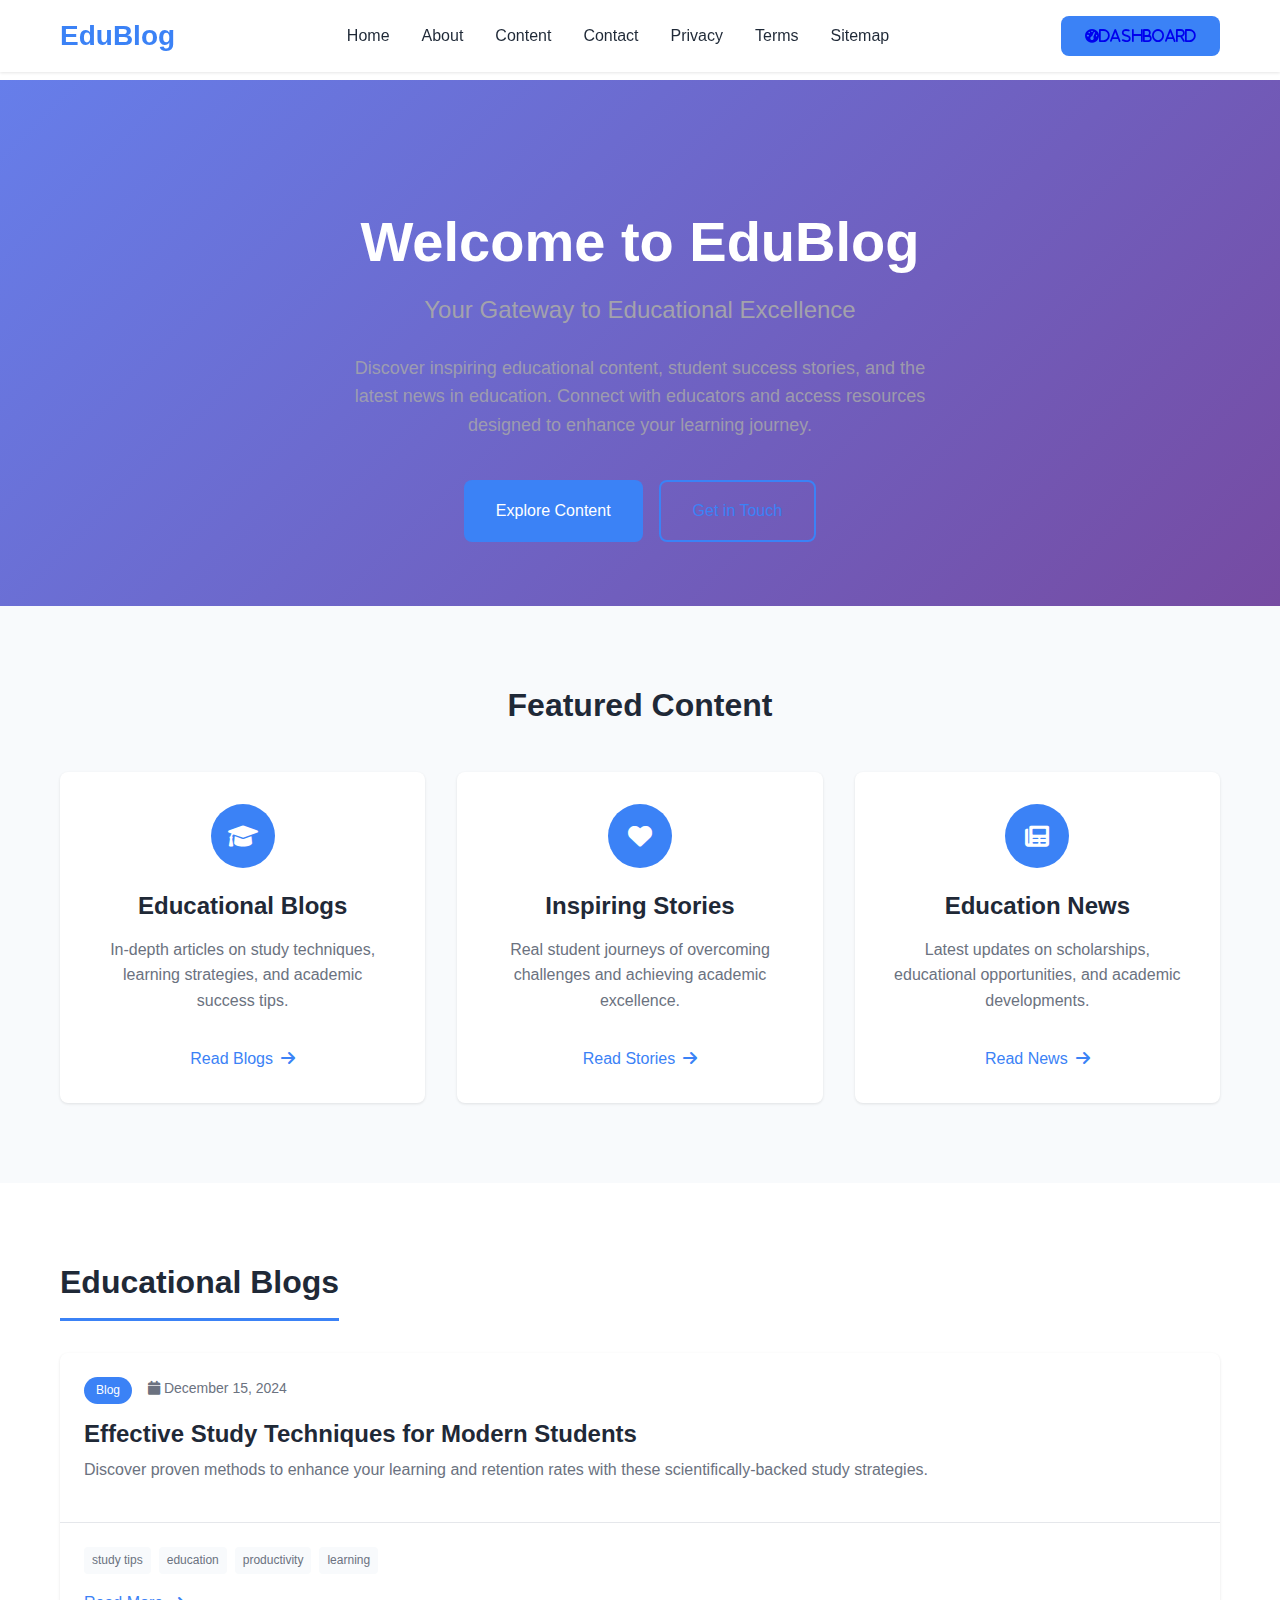
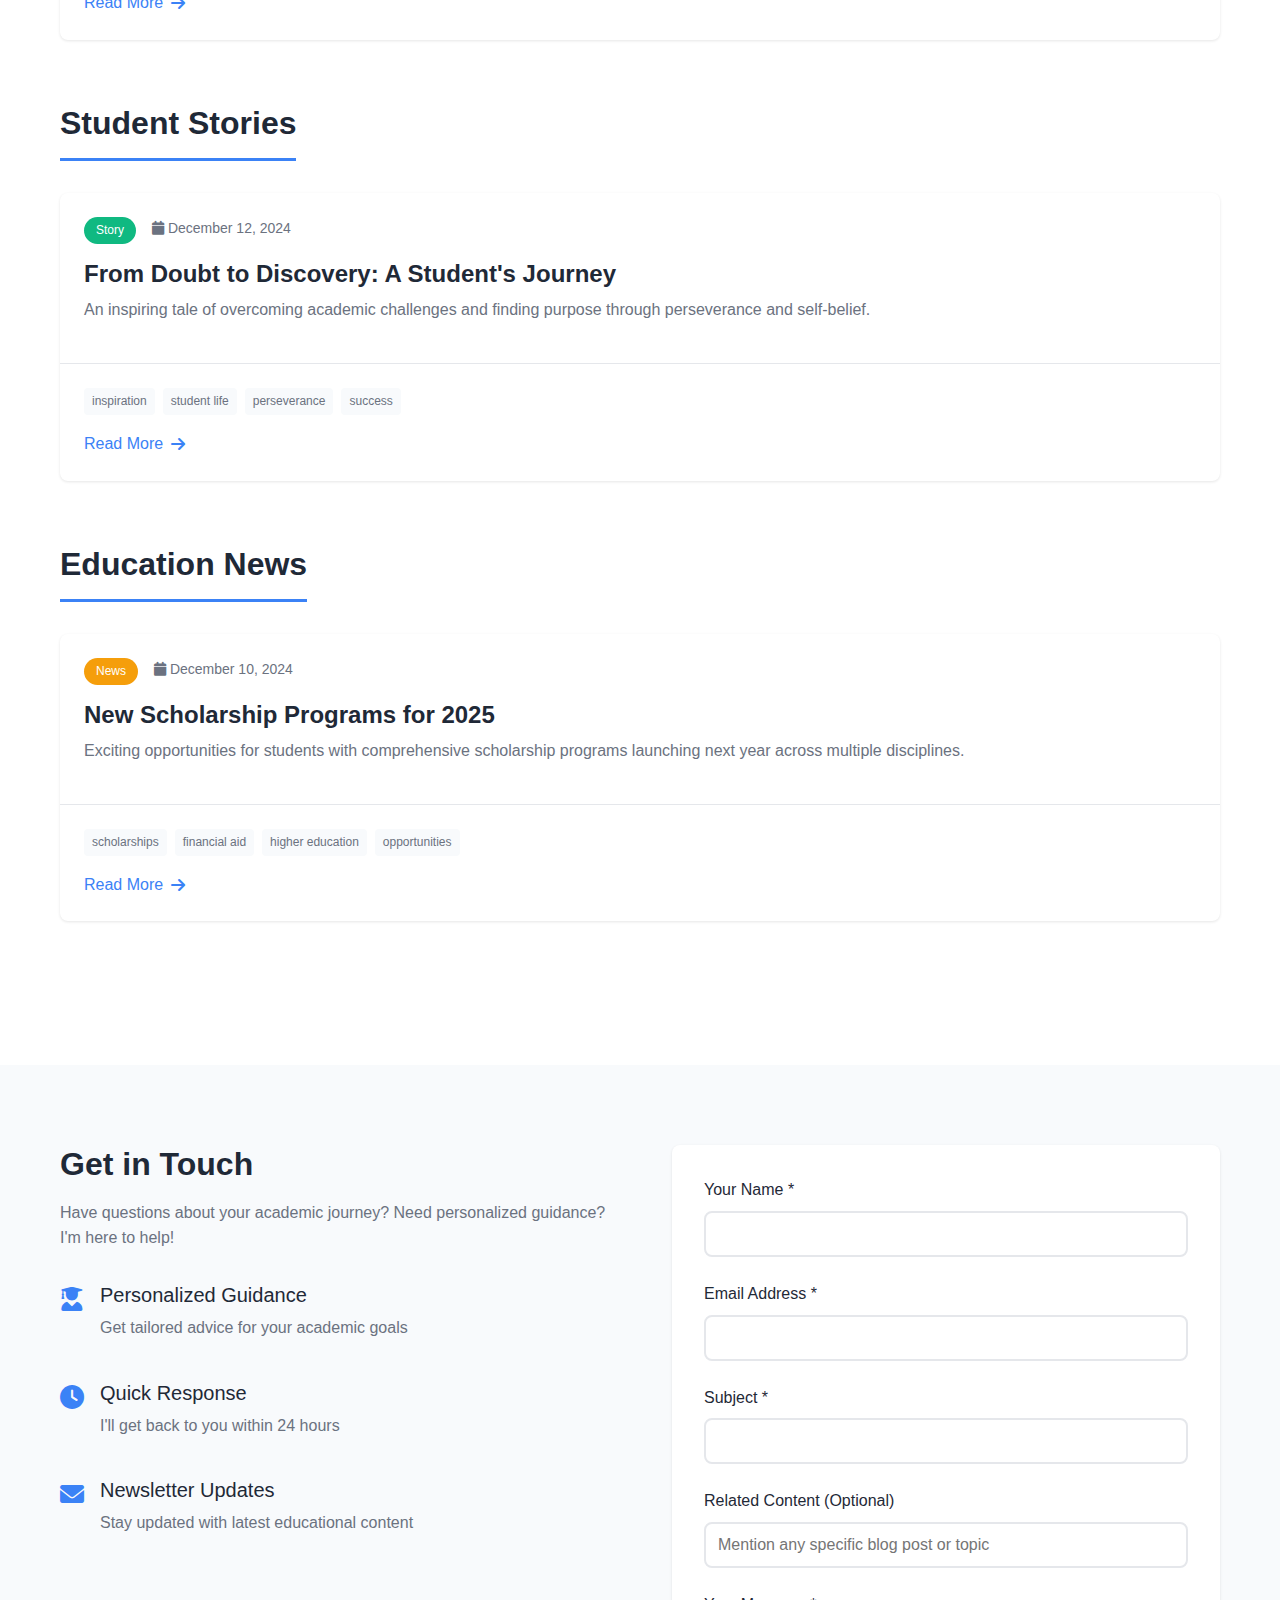
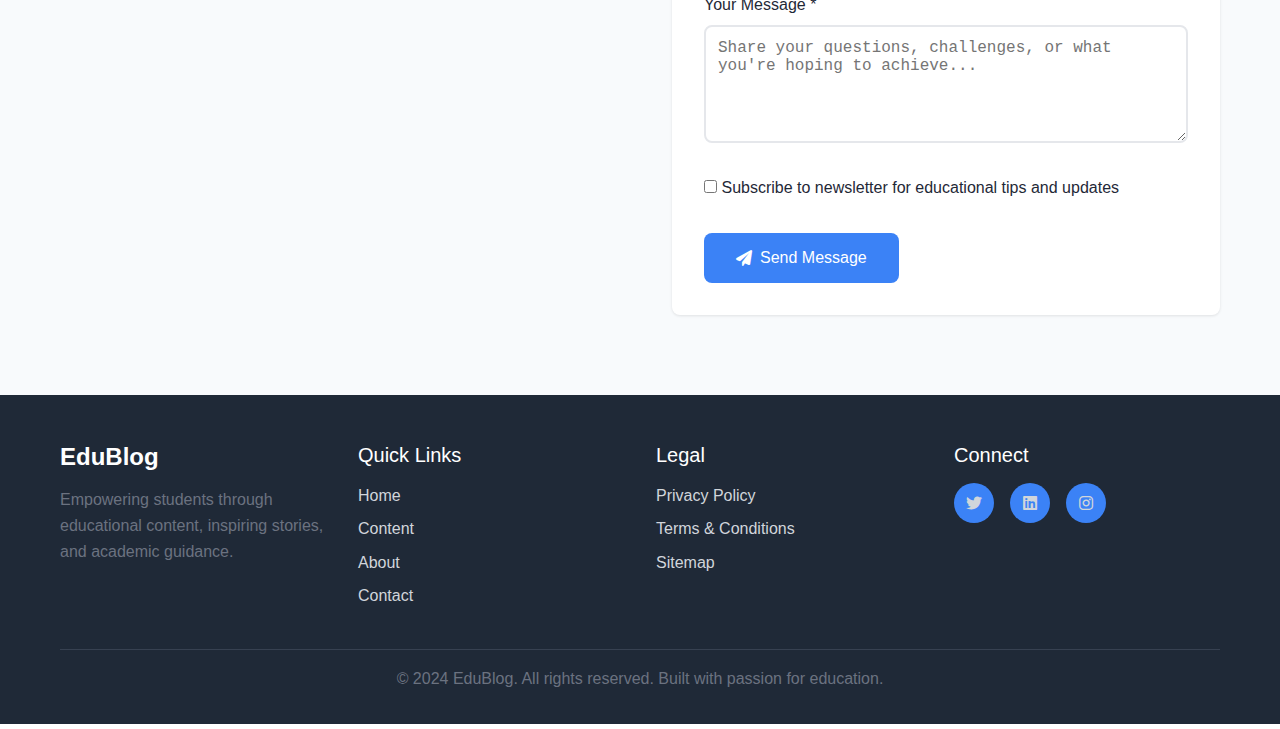
<file: index.html>
<!DOCTYPE html>
<html lang="en">
<head>
    <meta charset="UTF-8">
    <meta name="viewport" content="width=device-width, initial-scale=1.0">
    <title>EduBlog - Educational Content & Student Resources</title>
    <meta name="description" content="Discover educational blogs, inspiring stories, and latest news in education. Connect with educators and access comprehensive learning resources.">
    <link rel="stylesheet" href="styles.css">
    <link href="https://cdnjs.cloudflare.com/ajax/libs/font-awesome/6.0.0/css/all.min.css" rel="stylesheet">
</head>
<body>
    <!-- Header -->
    <header class="header">
        <nav class="nav">
            <div class="nav-container">
                <div class="nav-brand">
                    <h1>EduBlog</h1>
                </div>
                
                <div class="nav-menu" id="nav-menu">
                    <a href="#home" class="nav-link">Home</a>
                    <a href="about.html" class="nav-link">About</a>
                    <a href="#content" class="nav-link">Content</a>
                    <a href="#contact" class="nav-link">Contact</a>
                    <a href="privacy-policy.html" class="nav-link">Privacy</a>
                    <a href="terms-conditions.html" class="nav-link">Terms</a>
                    <a href="sitemap.html" class="nav-link">Sitemap</a>
                    
                </div>
                
                <div class="nav-actions">
                    <button id="admin-access-btn" class="btn btn-primary">
                        <a href="dashboard.html">
                        <i class="fas fa-tachometer-alt">Dashboard</i> 
                    </a>
                    </button>
                    <button id="create-post-btn" class="btn btn-success" style="display: none;">
                        <i class="fas fa-pen"></i> Create Post
                    </button>
                    <button class="nav-toggle" id="nav-toggle">
                        <i class="fas fa-bars"></i>
                    </button>
                </div>
            </div>
        </nav>
    </header>

 <!-- Hero Section -->
    <section id="home" class="hero">
        <div class="hero-container">
            <div class="hero-content">
                <h1 class="hero-title">Welcome to EduBlog</h1>
                <p class="hero-subtitle">Your Gateway to Educational Excellence</p>
                <p class="hero-description">
                    Discover inspiring educational content, student success stories, and the latest news in education. 
                    Connect with educators and access resources designed to enhance your learning journey.
                </p>
                <div class="hero-actions">
                    <a href="#content" class="btn btn-primary btn-lg">Explore Content</a>
                    <a href="#contact" class="btn btn-outline btn-lg">Get in Touch</a>
                </div>
            </div>
        </div>
    </section>

    <!-- Featured Content -->
    <section class="featured-content">
        <div class="container">
            <h2 class="section-title">Featured Content</h2>
            <div class="featured-grid">
                <div class="featured-card">
                    <div class="featured-icon">
                        <i class="fas fa-graduation-cap"></i>
                    </div>
                    <h3>Educational Blogs</h3>
                    <p>In-depth articles on study techniques, learning strategies, and academic success tips.</p>
                    <a href="#blogs" class="featured-link">Read Blogs <i class="fas fa-arrow-right"></i></a>
                </div>
                <div class="featured-card">
                    <div class="featured-icon">
                        <i class="fas fa-heart"></i>
                    </div>
                    <h3>Inspiring Stories</h3>
                    <p>Real student journeys of overcoming challenges and achieving academic excellence.</p>
                    <a href="#stories" class="featured-link">Read Stories <i class="fas fa-arrow-right"></i></a>
                </div>
                <div class="featured-card">
                    <div class="featured-icon">
                        <i class="fas fa-newspaper"></i>
                    </div>
                    <h3>Education News</h3>
                    <p>Latest updates on scholarships, educational opportunities, and academic developments.</p>
                    <a href="#news" class="featured-link">Read News <i class="fas fa-arrow-right"></i></a>
                </div>
            </div>
        </div>
    </section>

    <!-- Content Grid -->
    <section id="content" class="content-section">
        <div class="container">
            <!-- Blogs Section -->
            <div id="blogs" class="content-category">
                <h2 class="category-title">Educational Blogs</h2>
                <div class="content-grid" id="blogs-grid">
                    <!-- Blog posts will be loaded here -->
                </div>
            </div>

            <!-- Stories Section -->
            <div id="stories" class="content-category">
                <h2 class="category-title">Student Stories</h2>
                <div class="content-grid" id="stories-grid">
                    <!-- Story posts will be loaded here -->
                </div>
            </div>

            <!-- News Section -->
            <div id="news" class="content-category">
                <h2 class="category-title">Education News</h2>
                <div class="content-grid" id="news-grid">
                    <!-- News posts will be loaded here -->
                </div>
            </div>
        </div>
    </section>

    <!-- Contact Form -->
    <section id="contact" class="contact-section">
        <div class="container">
            <div class="contact-content">
                <div class="contact-info">
                    <h2>Get in Touch</h2>
                    <p>Have questions about your academic journey? Need personalized guidance? I'm here to help!</p>
                    
                    <div class="contact-features">
                        <div class="contact-feature">
                            <i class="fas fa-user-graduate"></i>
                            <div>
                                <h4>Personalized Guidance</h4>
                                <p>Get tailored advice for your academic goals</p>
                            </div>
                        </div>
                        <div class="contact-feature">
                            <i class="fas fa-clock"></i>
                            <div>
                                <h4>Quick Response</h4>
                                <p>I'll get back to you within 24 hours</p>
                            </div>
                        </div>
                        <div class="contact-feature">
                            <i class="fas fa-envelope"></i>
                            <div>
                                <h4>Newsletter Updates</h4>
                                <p>Stay updated with latest educational content</p>
                            </div>
                        </div>
                    </div>
                </div>

                <form class="contact-form" id="contact-form">
                    <div class="form-group">
                        <label for="studentName">Your Name *</label>
                        <input type="text" id="studentName" name="studentName" required>
                    </div>
                    
                    <div class="form-group">
                        <label for="studentEmail">Email Address *</label>
                        <input type="email" id="studentEmail" name="studentEmail" required>
                    </div>
                    
                    <div class="form-group">
                        <label for="subject">Subject *</label>
                        <input type="text" id="subject" name="subject" required>
                    </div>
                    
                    <div class="form-group">
                        <label for="relatedContent">Related Content (Optional)</label>
                        <input type="text" id="relatedContent" name="relatedContent" placeholder="Mention any specific blog post or topic">
                    </div>
                    
                    <div class="form-group">
                        <label for="message">Your Message *</label>
                        <textarea id="message" name="message" rows="5" required placeholder="Share your questions, challenges, or what you're hoping to achieve..."></textarea>
                    </div>
                    
                    <div class="form-group checkbox-group">
                        <label class="checkbox-label">
                            <input type="checkbox" id="newsletter" name="newsletter">
                            <span class="checkmark"></span>
                            Subscribe to newsletter for educational tips and updates
                        </label>
                    </div>
                    
                    <button type="submit" class="btn btn-primary btn-lg">
                        <i class="fas fa-paper-plane"></i> Send Message
                    </button>
                </form>
            </div>
        </div>
    </section>

    <!-- Footer -->
    <footer class="footer">
        <div class="container">
            <div class="footer-content">
                <div class="footer-section">
                    <h3>EduBlog</h3>
                    <p>Empowering students through educational content, inspiring stories, and academic guidance.</p>
                </div>
                
                <div class="footer-section">
                    <h4>Quick Links</h4>
                    <ul>
                        <li><a href="#home">Home</a></li>
                        <li><a href="#content">Content</a></li>
                        <li><a href="about.html">About</a></li>
                        <li><a href="#contact">Contact</a></li>
                    </ul>
                </div>
                
                <div class="footer-section">
                    <h4>Legal</h4>
                    <ul>
                        <li><a href="privacy-policy.html">Privacy Policy</a></li>
                        <li><a href="terms-conditions.html">Terms & Conditions</a></li>
                        <li><a href="sitemap.html">Sitemap</a></li>
                    </ul>
                </div>
                
                <div class="footer-section">
                    <h4>Connect</h4>
                    <div class="social-links">
                        <a href="#" class="social-link"><i class="fab fa-twitter"></i></a>
                        <a href="#" class="social-link"><i class="fab fa-linkedin"></i></a>
                        <a href="#" class="social-link"><i class="fab fa-instagram"></i></a>
                    </div>
                </div>
            </div>
            
            <div class="footer-bottom">
                <p>&copy; 2024 EduBlog. All rights reserved. Built with passion for education.</p>
            </div>
        </div>
    </footer>

    <!-- Password Modal -->
    <div id="password-modal" class="modal">
        <div class="modal-content">
            <div class="modal-header">
                <i class="fas fa-shield-alt modal-icon"></i>
                <h2>Protected Content Area</h2>
                <p>This section is password-protected. Please authenticate to access the content creation dashboard.</p>
            </div>
            <form id="password-form" class="password-form">
                <div class="form-group">
                    <label for="password">Enter Password:</label>
                    <input type="password" id="password" name="password" required>
                </div>
                <div class="modal-actions">
                    <button type="button" id="cancel-btn" class="btn btn-outline">Cancel</button>
                    <button type="submit" class="btn btn-primary">Authenticate</button>
                </div>
            </form>
        </div>
    </div>

    <!-- Create Post Modal -->
    <div id="create-post-modal" class="modal">
        <div class="modal-content large">
            <div class="modal-header">
                <h2>Create New Post</h2>
                <button type="button" id="close-create-modal" class="close-btn">&times;</button>
            </div>
            <form id="create-post-form" class="create-post-form">
                <div class="form-row">
                    <div class="form-group">
                        <label for="post-title">Title *</label>
                        <input type="text" id="post-title" name="title" required>
                    </div>
                    <div class="form-group">
                        <label for="post-type">Content Type *</label>
                        <select id="post-type" name="contentType" required>
                            <option value="">Select type...</option>
                            <option value="blog">Blog</option>
                            <option value="story">Story</option>
                            <option value="news">News</option>
                        </select>
                    </div>
                </div>
                
                <div class="form-group">
                    <label for="post-excerpt">Excerpt *</label>
                    <textarea id="post-excerpt" name="excerpt" rows="3" required placeholder="Brief description of your content..."></textarea>
                </div>
                
                <div class="form-group">
                    <label for="post-content">Content *</label>
                    <textarea id="post-content" name="content" rows="15" required placeholder="Write your content here... You can use markdown formatting."></textarea>
                </div>
                
                <div class="form-group">
                    <label for="post-tags">Tags (comma-separated)</label>
                    <input type="text" id="post-tags" name="tags" placeholder="e.g., education, study tips, motivation">
                </div>
                
                <div class="form-actions">
                    <button type="button" id="save-draft-btn" class="btn btn-outline">Save as Draft</button>
                    <button type="submit" class="btn btn-primary">Publish Post</button>
                </div>
            </form>
        </div>
    </div>

    <!-- Success Toast -->
    <div id="success-toast" class="toast">
        <i class="fas fa-check-circle"></i>
        <span id="toast-message">Success!</span>
    </div>


    <script src="script.js"></script>
</body>
</html>
</file>
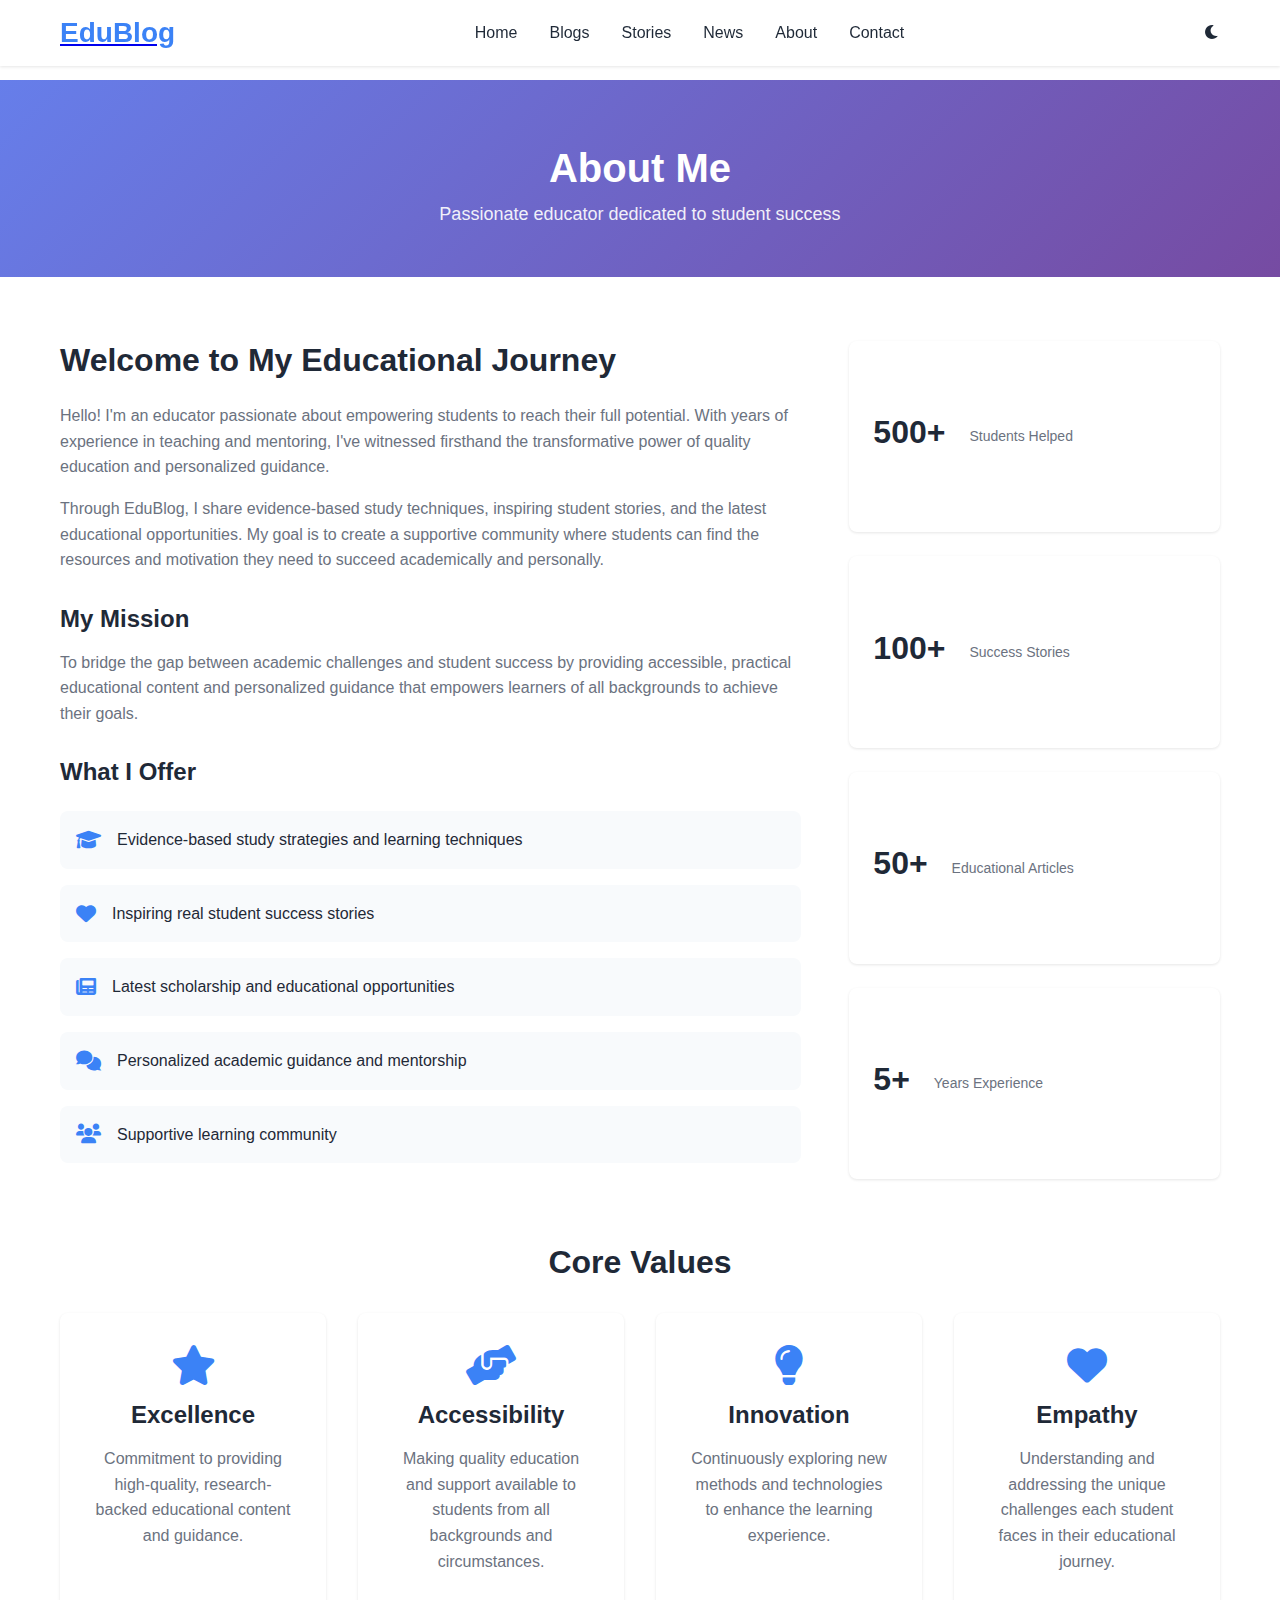
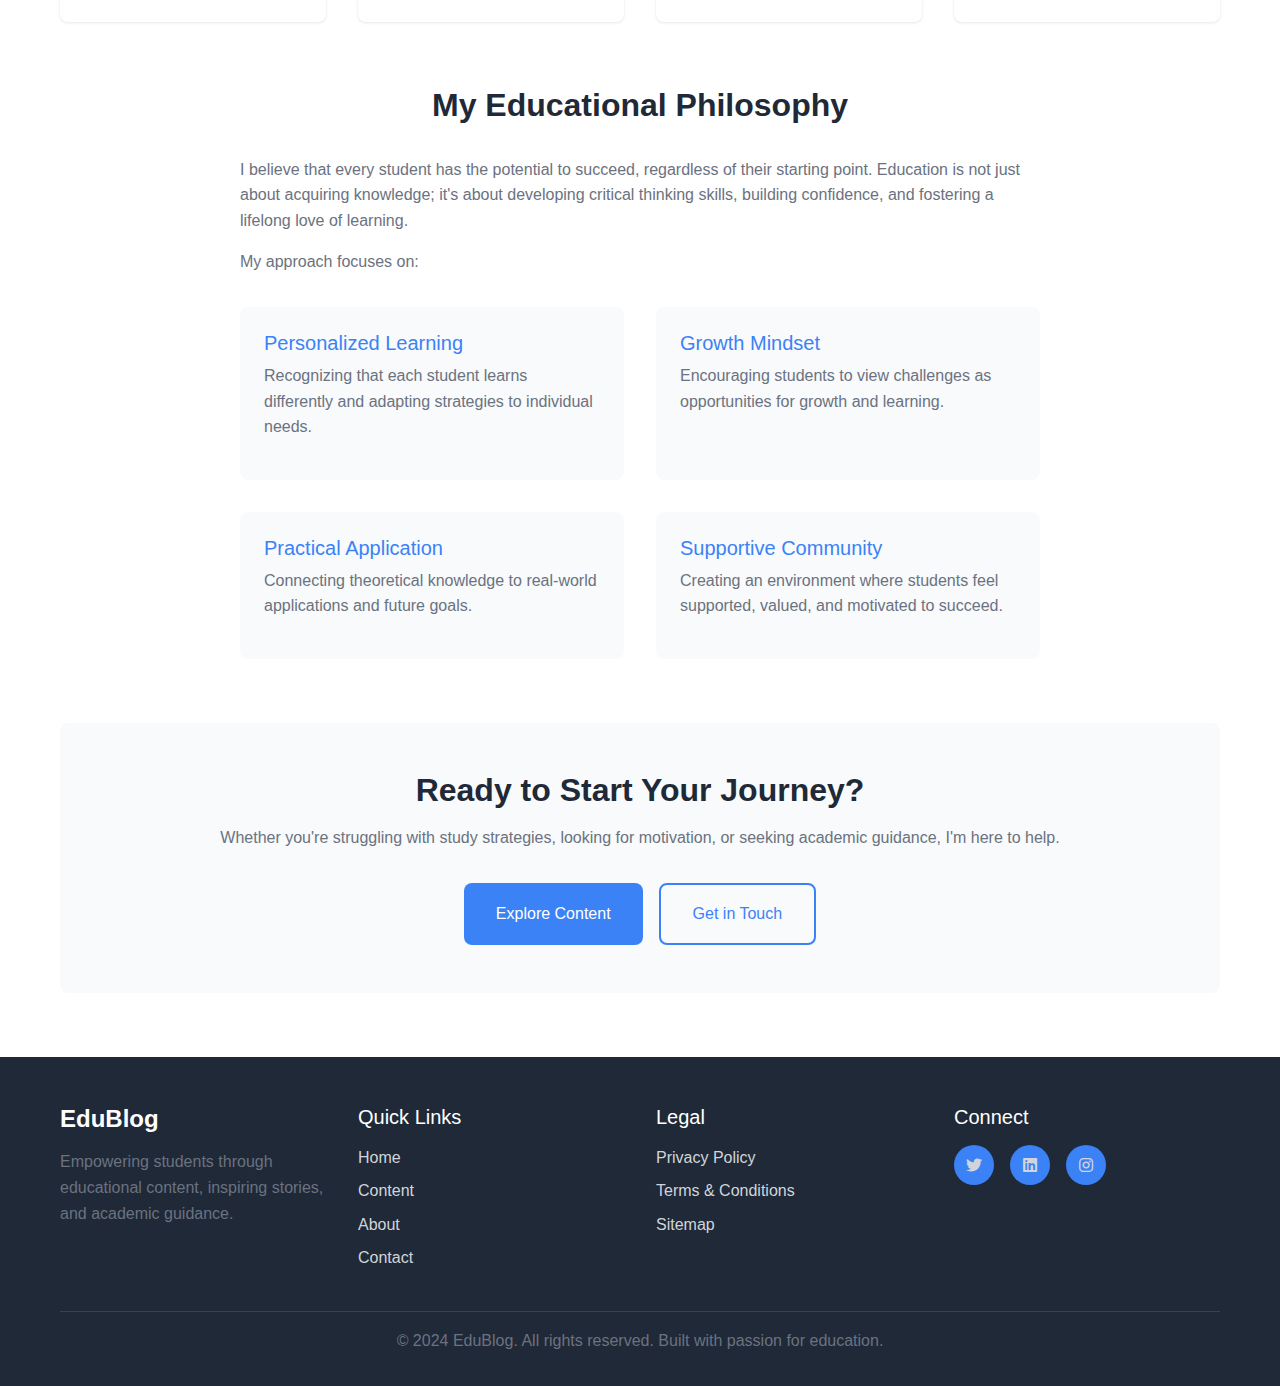
<file: about.html>
<!DOCTYPE html>
<html lang="en">
<head>
    <meta charset="UTF-8">
    <meta name="viewport" content="width=device-width, initial-scale=1.0">
    <title>About Me - EduBlog</title>
    <meta name="description" content="Learn about the educator behind EduBlog, dedicated to empowering students through educational content and personalized guidance.">
    <link rel="stylesheet" href="styles.css">
    <link href="https://cdnjs.cloudflare.com/ajax/libs/font-awesome/6.0.0/css/all.min.css" rel="stylesheet">
</head>
<body>
    <!-- Header -->
    <header class="header">
        <nav class="nav">
            <div class="nav-container">
                <div class="nav-brand">
                    <a href="index.html"><h1>EduBlog</h1></a>
                </div>
                
            <div class="nav-menu" id="nav-menu">
    <a href="index.html" class="nav-link">Home</a>
    <a href="blogs.html" class="nav-link">Blogs</a>
    <a href="stories.html" class="nav-link">Stories</a>
    <a href="news.html" class="nav-link">News</a>
    <a href="about.html" class="nav-link">About</a>
    <a href="index.html/#contact" class="nav-link">Contact</a>
</div>
                
                <button class="nav-toggle" id="nav-toggle">
                    <i class="fas fa-bars"></i>
                </button>
            </div>
        </nav>
    </header>

    <!-- Main Content -->
    <main class="main-content">
        <section class="page-header">
            <div class="container">
                <h1>About Me</h1>
                <p>Passionate educator dedicated to student success</p>
            </div>
        </section>

        <section class="about-content">
            <div class="container">
                <div class="about-grid">
                    <div class="about-text">
                        <h2>Welcome to My Educational Journey</h2>
                        <p>
                            Hello! I'm an educator passionate about empowering students to reach their full potential. 
                            With years of experience in teaching and mentoring, I've witnessed firsthand the transformative 
                            power of quality education and personalized guidance.
                        </p>
                        
                        <p>
                            Through EduBlog, I share evidence-based study techniques, inspiring student stories, and the 
                            latest educational opportunities. My goal is to create a supportive community where students 
                            can find the resources and motivation they need to succeed academically and personally.
                        </p>

                        <h3>My Mission</h3>
                        <p>
                            To bridge the gap between academic challenges and student success by providing accessible, 
                            practical educational content and personalized guidance that empowers learners of all backgrounds 
                            to achieve their goals.
                        </p>

                        <h3>What I Offer</h3>
                        <ul class="feature-list">
                            <li><i class="fas fa-graduation-cap"></i> Evidence-based study strategies and learning techniques</li>
                            <li><i class="fas fa-heart"></i> Inspiring real student success stories</li>
                            <li><i class="fas fa-newspaper"></i> Latest scholarship and educational opportunities</li>
                            <li><i class="fas fa-comments"></i> Personalized academic guidance and mentorship</li>
                            <li><i class="fas fa-users"></i> Supportive learning community</li>
                        </ul>
                    </div>

                    <div class="about-stats">
                        <div class="stat-card">
                            <div class="stat-number">500+</div>
                            <div class="stat-label">Students Helped</div>
                        </div>
                        <div class="stat-card">
                            <div class="stat-number">100+</div>
                            <div class="stat-label">Success Stories</div>
                        </div>
                        <div class="stat-card">
                            <div class="stat-number">50+</div>
                            <div class="stat-label">Educational Articles</div>
                        </div>
                        <div class="stat-card">
                            <div class="stat-number">5+</div>
                            <div class="stat-label">Years Experience</div>
                        </div>
                    </div>
                </div>

                <div class="values-section">
                    <h2>Core Values</h2>
                    <div class="values-grid">
                        <div class="value-card">
                            <i class="fas fa-star"></i>
                            <h3>Excellence</h3>
                            <p>Commitment to providing high-quality, research-backed educational content and guidance.</p>
                        </div>
                        <div class="value-card">
                            <i class="fas fa-hands-helping"></i>
                            <h3>Accessibility</h3>
                            <p>Making quality education and support available to students from all backgrounds and circumstances.</p>
                        </div>
                        <div class="value-card">
                            <i class="fas fa-lightbulb"></i>
                            <h3>Innovation</h3>
                            <p>Continuously exploring new methods and technologies to enhance the learning experience.</p>
                        </div>
                        <div class="value-card">
                            <i class="fas fa-heart"></i>
                            <h3>Empathy</h3>
                            <p>Understanding and addressing the unique challenges each student faces in their educational journey.</p>
                        </div>
                    </div>
                </div>

                <div class="journey-section">
                    <h2>My Educational Philosophy</h2>
                    <div class="philosophy-content">
                        <p>
                            I believe that every student has the potential to succeed, regardless of their starting point. 
                            Education is not just about acquiring knowledge; it's about developing critical thinking skills, 
                            building confidence, and fostering a lifelong love of learning.
                        </p>
                        
                        <p>
                            My approach focuses on:
                        </p>
                        
                        <div class="philosophy-points">
                            <div class="philosophy-point">
                                <h4>Personalized Learning</h4>
                                <p>Recognizing that each student learns differently and adapting strategies to individual needs.</p>
                            </div>
                            <div class="philosophy-point">
                                <h4>Growth Mindset</h4>
                                <p>Encouraging students to view challenges as opportunities for growth and learning.</p>
                            </div>
                            <div class="philosophy-point">
                                <h4>Practical Application</h4>
                                <p>Connecting theoretical knowledge to real-world applications and future goals.</p>
                            </div>
                            <div class="philosophy-point">
                                <h4>Supportive Community</h4>
                                <p>Creating an environment where students feel supported, valued, and motivated to succeed.</p>
                            </div>
                        </div>
                    </div>
                </div>

                <div class="cta-section">
                    <h2>Ready to Start Your Journey?</h2>
                    <p>Whether you're struggling with study strategies, looking for motivation, or seeking academic guidance, I'm here to help.</p>
                    <div class="cta-buttons">
                        <a href="index.html#content" class="btn btn-primary btn-lg">Explore Content</a>
                        <a href="index.html#contact" class="btn btn-outline btn-lg">Get in Touch</a>
                    </div>
                </div>
            </div>
        </section>
    </main>

    <!-- Footer -->
    <footer class="footer">
        <div class="container">
            <div class="footer-content">
                <div class="footer-section">
                    <h3>EduBlog</h3>
                    <p>Empowering students through educational content, inspiring stories, and academic guidance.</p>
                </div>
                
                <div class="footer-section">
                    <h4>Quick Links</h4>
                    <ul>
                        <li><a href="index.html">Home</a></li>
                        <li><a href="index.html#content">Content</a></li>
                        <li><a href="about.html">About</a></li>
                        <li><a href="index.html#contact">Contact</a></li>
                    </ul>
                </div>
                
                <div class="footer-section">
                    <h4>Legal</h4>
                    <ul>
                        <li><a href="privacy-policy.html">Privacy Policy</a></li>
                        <li><a href="terms-conditions.html">Terms & Conditions</a></li>
                        <li><a href="sitemap.html">Sitemap</a></li>
                    </ul>
                </div>
                
                <div class="footer-section">
                    <h4>Connect</h4>
                    <div class="social-links">
                        <a href="#" class="social-link"><i class="fab fa-twitter"></i></a>
                        <a href="#" class="social-link"><i class="fab fa-linkedin"></i></a>
                        <a href="#" class="social-link"><i class="fab fa-instagram"></i></a>
                    </div>
                </div>
            </div>
            
            <div class="footer-bottom">
                <p>&copy; 2024 EduBlog. All rights reserved. Built with passion for education.</p>
            </div>
        </div>
    </footer>

    <!-- Load post data first (needed for all pages for consistent navigation) -->
<!-- Load post data first -->
<script src="postuploader.js"></script>
<!-- Then load main script -->
<script src="script.js"></script>
<!-- Theme switcher -->
<script src="theme-switcher.js"></script>
<script>
    document.addEventListener('DOMContentLoaded', function() {
        // This ensures the mobile navigation works on all pages
        console.log('Page initialized with navigation handlers');
        
        // No need to display any posts on these pages, but the scripts are still needed
        // for the mobile navigation to work properly
    });
</script>
</body>
</html>
</file>
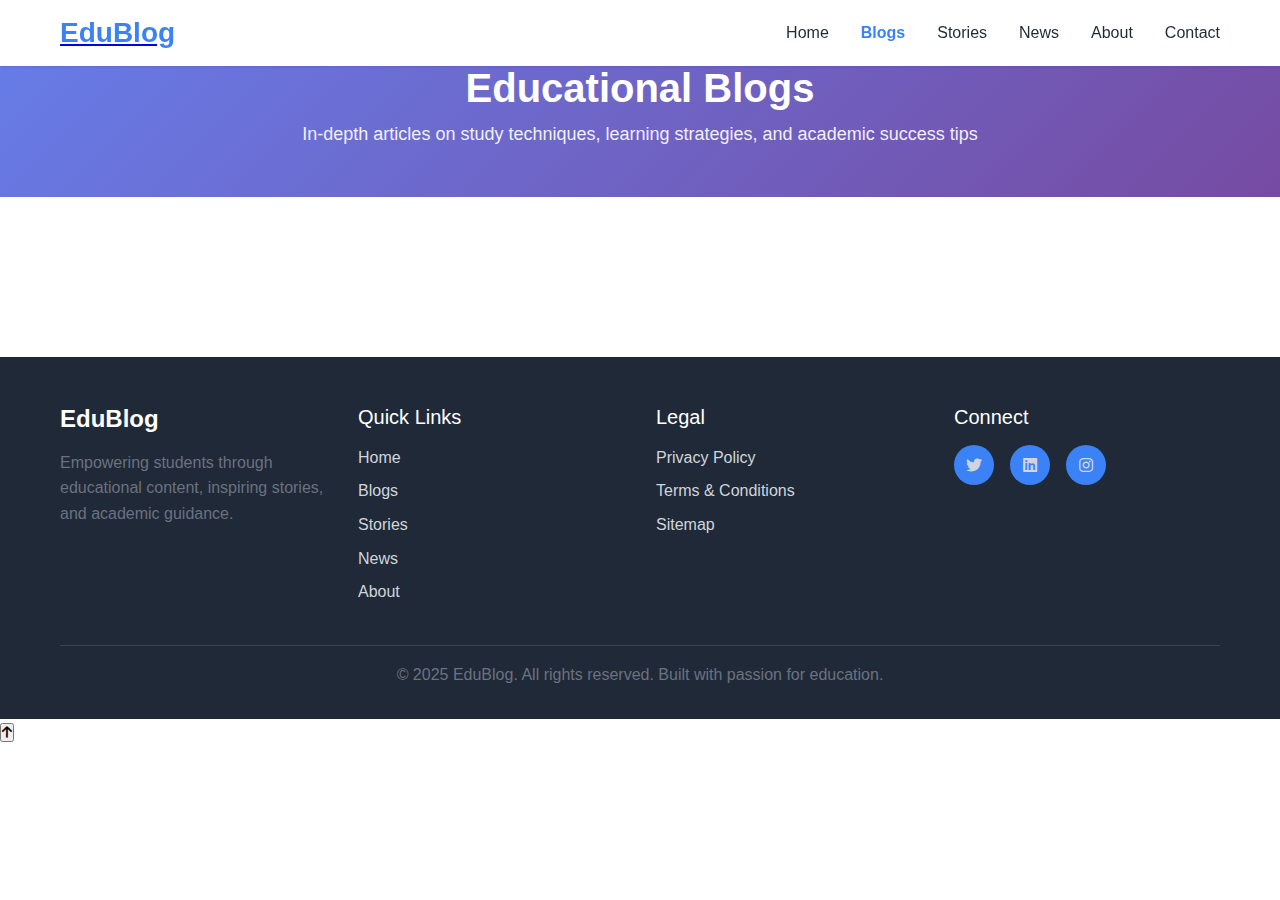
<file: blogs.html>
<!DOCTYPE html>
<html lang="en">
<head>
    <meta charset="UTF-8">
    <meta name="viewport" content="width=device-width, initial-scale=1.0">
    <title>Educational Blogs - EduBlog</title>
    <link rel="stylesheet" href="styles.css">
    <link href="https://cdnjs.cloudflare.com/ajax/libs/font-awesome/6.0.0/css/all.min.css" rel="stylesheet">
</head>
<body>
    <!-- Header -->
    <header class="header">
        <nav class="nav">
            <div class="nav-container">
                <div class="nav-brand">
                    <a href="index.html"><h1>EduBlog</h1></a>
                </div>
                
                <div class="nav-menu" id="nav-menu">
                    <a href="index.html" class="nav-link">Home</a>
                    <a href="blogs.html" class="nav-link active">Blogs</a>
                    <a href="stories.html" class="nav-link">Stories</a>
                    <a href="news.html" class="nav-link">News</a>
                    <a href="about.html" class="nav-link">About</a>
                    <a href="index.html#contact" class="nav-link">Contact</a>
                </div>
                
               <button class="nav-toggle" id="nav-toggle" aria-label="Toggle navigation">
                    <i class="fas fa-bars"></i>
               </button>
            </div>
        </nav>
    </header>

    <!-- Page Header -->
    <section class="page-header">
        <div class="container">
            <h1>Educational Blogs</h1>
            <p>In-depth articles on study techniques, learning strategies, and academic success tips</p>
        </div>
    </section>

    <!-- Content Section -->
    <section class="content-section">
        <div class="container">
            <div class="content-grid" id="blogs-full-grid">
                <!-- Blog posts will be loaded by JavaScript -->
            </div>
            
            <!-- Pagination -->
            <div class="pagination-container">
                <div id="blogs-pagination" class="pagination"></div>
            </div>
        </div>
    </section>

    <!-- Footer -->
    <footer class="footer">
        <div class="container">
            <div class="footer-content">
                <div class="footer-section">
                    <h3>EduBlog</h3>
                    <p>Empowering students through educational content, inspiring stories, and academic guidance.</p>
                </div>
                
                <div class="footer-section">
                    <h4>Quick Links</h4>
                    <ul>
                        <li><a href="index.html">Home</a></li>
                        <li><a href="blogs.html">Blogs</a></li>
                        <li><a href="stories.html">Stories</a></li>
                        <li><a href="news.html">News</a></li>
                        <li><a href="about.html">About</a></li>
                    </ul>
                </div>
                
                <div class="footer-section">
                    <h4>Legal</h4>
                    <ul>
                        <li><a href="privacy-policy.html">Privacy Policy</a></li>
                        <li><a href="terms-conditions.html">Terms & Conditions</a></li>
                        <li><a href="sitemap.html">Sitemap</a></li>
                    </ul>
                </div>
                
                <div class="footer-section">
                    <h4>Connect</h4>
                    <div class="social-links">
                        <a href="#" class="social-link"><i class="fab fa-twitter"></i></a>
                        <a href="#" class="social-link"><i class="fab fa-linkedin"></i></a>
                        <a href="#" class="social-link"><i class="fab fa-instagram"></i></a>
                    </div>
                </div>
            </div>
            
            <div class="footer-bottom">
                <p>&copy; 2025 EduBlog. All rights reserved. Built with passion for education.</p>
            </div>
        </div>
    </footer>

    <!-- Post Detail Modal -->
    <div id="post-detail-modal" class="modal" role="dialog" aria-labelledby="post-detail-title" aria-hidden="true">
        <div class="modal-content large">
            <div class="modal-header">
                <h2 id="post-detail-title">Post Details</h2>
                <button type="button" class="close-btn" id="close-post-detail" aria-label="Close">&times;</button>
            </div>
            <div class="modal-body">
                <article id="post-detail-content" class="post-content">
                    <!-- Post content will be loaded here -->
                </article>
            </div>
        </div>
    </div>

    <!-- Toast Notification -->
    <div id="toast" class="toast" role="alert" aria-live="assertive" aria-atomic="true">
        <i id="toast-icon" class="fas fa-check-circle"></i>
        <span id="toast-message">Success!</span>
        <button class="toast-close" aria-label="Close">&times;</button>
    </div>

    <!-- Back to Top Button -->
    <button id="scrollToTop" class="scroll-top-btn" aria-label="Scroll to top">
        <i class="fas fa-arrow-up"></i>
    </button>
       <script src="postuploader.js"></script>

    <script src="script.js"></script>
    <script>
        document.addEventListener('DOMContentLoaded', function() {
            // Display all blog posts with pagination
            displayContentPage('blog', 'blogs-full-grid', 'blogs-pagination');
        });
    </script>
</body>
</html>
</file>
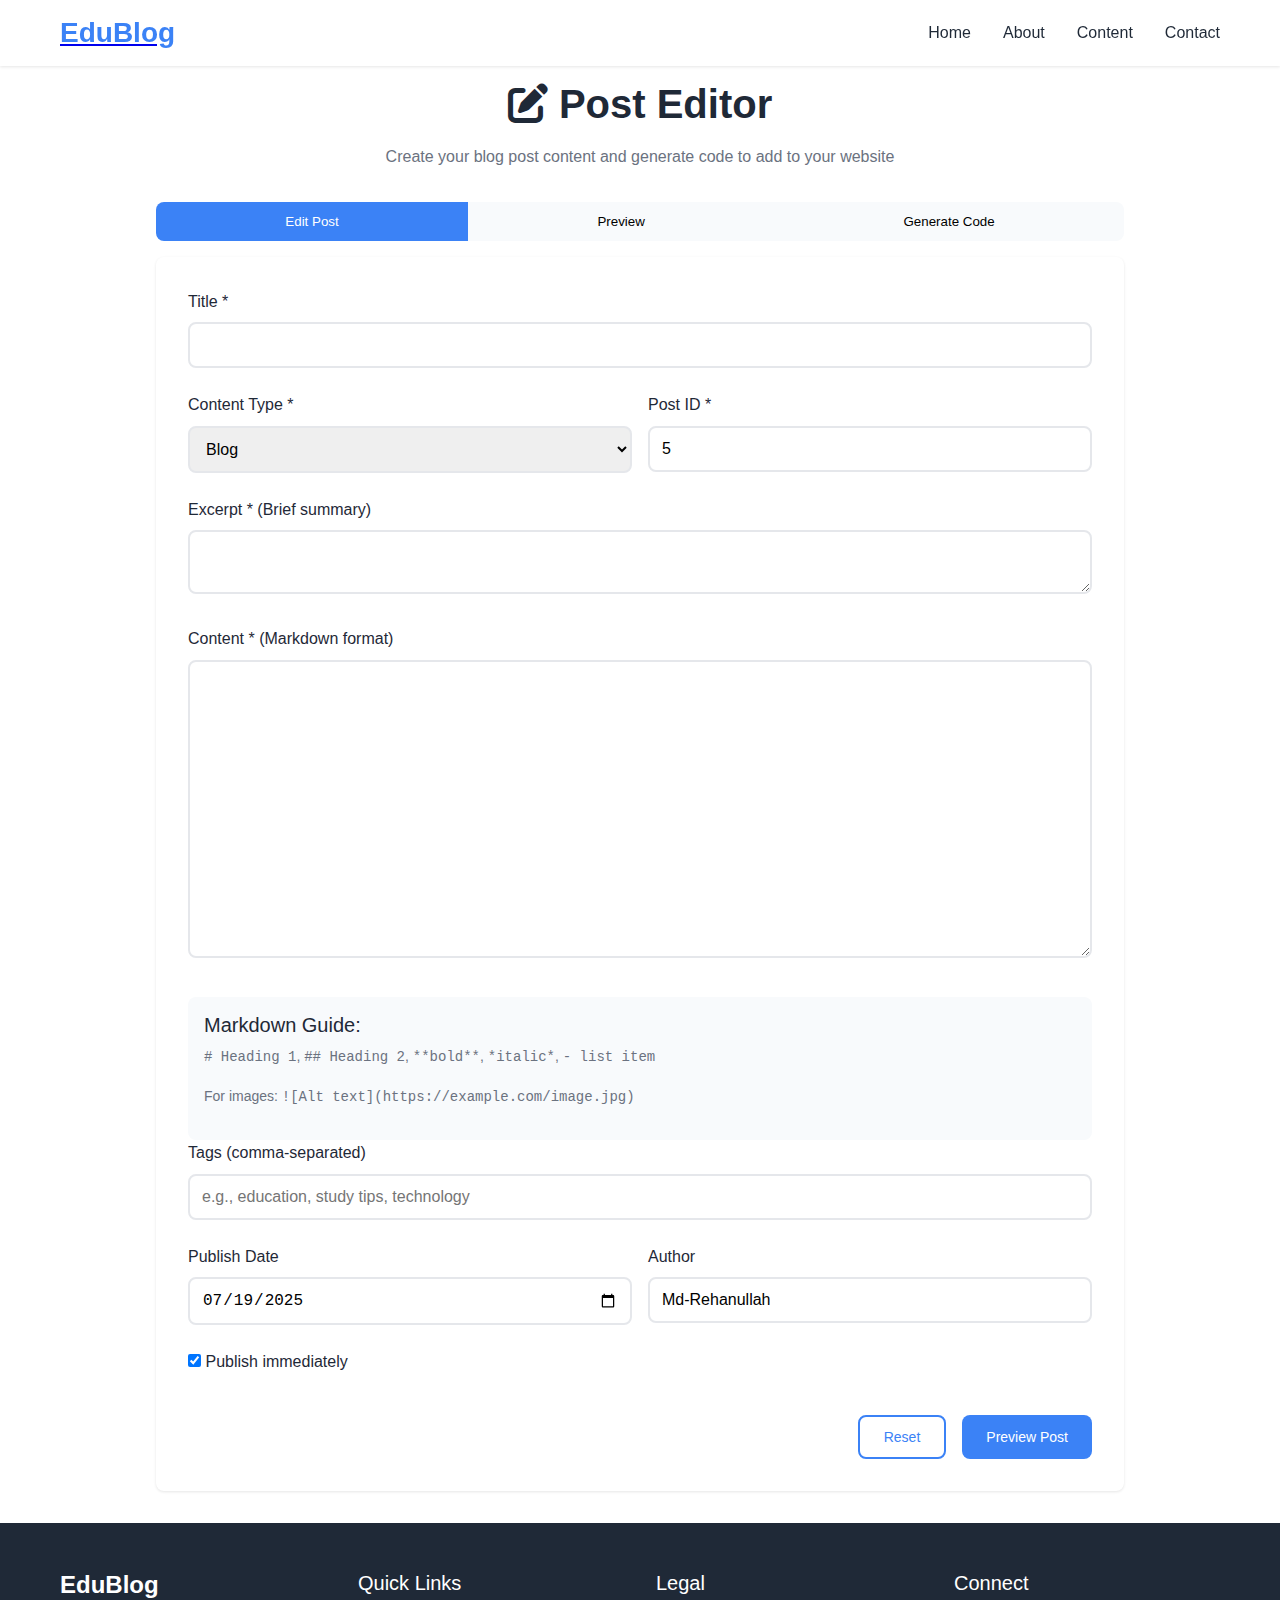
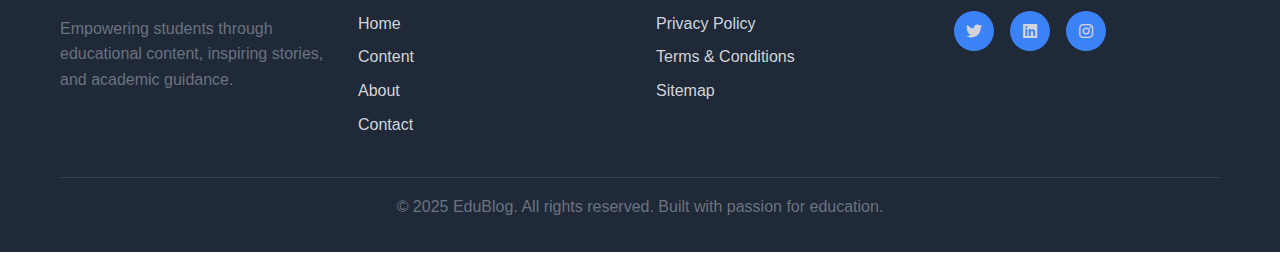
<file: creater.html>
<!DOCTYPE html>
<html lang="en">
<head>
    <meta charset="UTF-8">
    <meta name="viewport" content="width=device-width, initial-scale=1.0">
    <title>Post Editor - EduBlog</title>
    <link rel="stylesheet" href="styles.css">
    <link href="https://cdnjs.cloudflare.com/ajax/libs/font-awesome/6.0.0/css/all.min.css" rel="stylesheet">
    <style>
        /* Post editor specific styles */
        .dashboard-container {
            max-width: 1000px;
            margin: 2rem auto;
            padding: 0 1rem;
        }
        
        .editor-header {
            text-align: center;
            margin-bottom: 2rem;
        }
        
        .post-form {
            background: white;
            padding: 2rem;
            border-radius: var(--border-radius);
            box-shadow: var(--shadow);
        }
        
        .tab-buttons {
            display: flex;
            margin-bottom: 1rem;
        }
        
        .tab-button {
            padding: 0.75rem 1.5rem;
            background: var(--light-color);
            border: none;
            cursor: pointer;
            flex-grow: 1;
            text-align: center;
            font-weight: 500;
        }
        
        .tab-button.active {
            background: var(--primary-color);
            color: white;
        }
        
        .tab-button:first-child {
            border-radius: var(--border-radius) 0 0 var(--border-radius);
        }
        
        .tab-button:last-child {
            border-radius: 0 var(--border-radius) var(--border-radius) 0;
        }
        
        .preview-container {
            background: white;
            padding: 2rem;
            border-radius: var(--border-radius);
            box-shadow: var(--shadow);
            margin-top: 2rem;
        }
        
        #preview-content {
            margin-bottom: 2rem;
        }
        
        .markdown-guide {
            background: var(--light-color);
            padding: 1rem;
            border-radius: var(--border-radius);
            font-size: 0.875rem;
            margin-top: 2rem;
        }
        
        .markdown-guide h4 {
            margin-top: 0;
            margin-bottom: 0.5rem;
        }
        
        .code-output {
            background: #2d2d2d;
            color: #eee;
            padding: 1.5rem;
            border-radius: var(--border-radius);
            overflow-x: auto;
            font-family: monospace;
            position: relative;
        }
        
        .copy-button {
            position: absolute;
            top: 0.5rem;
            right: 0.5rem;
            background: rgba(255,255,255,0.1);
            border: none;
            color: white;
            padding: 0.25rem 0.5rem;
            border-radius: 4px;
            cursor: pointer;
            font-size: 0.75rem;
        }
        
        .copy-button:hover {
            background: rgba(255,255,255,0.2);
        }
        
        .success-message {
            color: var(--success-color);
            font-size: 0.75rem;
            position: absolute;
            right: 0.5rem;
            top: 0.5rem;
            background: rgba(0,0,0,0.7);
            padding: 0.25rem 0.5rem;
            border-radius: 4px;
            display: none;
        }
        
        .success-message.show {
            display: block;
        }
    </style>
</head>
<body>
    <!-- Header -->
    <header class="header">
        <nav class="nav">
            <div class="nav-container">
                <div class="nav-brand">
                    <a href="index.html"><h1>EduBlog</h1></a>
                </div>
                
                <div class="nav-menu" id="nav-menu">
                    <a href="index.html" class="nav-link">Home</a>
                    <a href="about.html" class="nav-link">About</a>
                    <a href="index.html#content" class="nav-link">Content</a>
                    <a href="index.html#contact" class="nav-link">Contact</a>
                </div>
                
                <button class="nav-toggle" id="nav-toggle" aria-label="Toggle navigation">
                    <i class="fas fa-bars"></i>
                </button>
            </div>
        </nav>
    </header>

    <!-- Main Content -->
    <main class="main-content">
        <div class="dashboard-container">
            <div class="editor-header">
                <h1><i class="fas fa-edit"></i> Post Editor</h1>
                <p>Create your blog post content and generate code to add to your website</p>
            </div>

            <div class="tab-buttons">
                <button class="tab-button active" data-tab="edit">Edit Post</button>
                <button class="tab-button" data-tab="preview">Preview</button>
                <button class="tab-button" data-tab="code">Generate Code</button>
            </div>

            <!-- Editor Form -->
            <div id="tab-edit" class="tab-content">
                <form id="post-form" class="post-form">
                    <div class="form-group">
                        <label for="post-title">Title *</label>
                        <input type="text" id="post-title" name="title" required maxlength="100">
                    </div>
                    
                    <div class="form-row">
                        <div class="form-group">
                            <label for="post-type">Content Type *</label>
                            <select id="post-type" name="contentType" required>
                                <option value="blog">Blog</option>
                                <option value="story">Story</option>
                                <option value="news">News</option>
                            </select>
                        </div>
                        
                        <div class="form-group">
                            <label for="post-id">Post ID *</label>
                            <input type="number" id="post-id" name="id" required min="1" value="5">
                        </div>
                    </div>
                    
                    <div class="form-group">
                        <label for="post-excerpt">Excerpt * (Brief summary)</label>
                        <textarea id="post-excerpt" name="excerpt" rows="2" required maxlength="200"></textarea>
                    </div>
                    
                    <div class="form-group">
                        <label for="post-content">Content * (Markdown format)</label>
                        <textarea id="post-content" name="content" rows="15" required></textarea>
                    </div>
                    
                    <div class="markdown-guide">
                        <h4>Markdown Guide:</h4>
                        <p><code># Heading 1</code>, <code>## Heading 2</code>, <code>**bold**</code>, <code>*italic*</code>, <code>- list item</code></p>
                        <p>For images: <code>![Alt text](https://example.com/image.jpg)</code></p>
                    </div>
                    
                    <div class="form-group">
                        <label for="post-tags">Tags (comma-separated)</label>
                        <input type="text" id="post-tags" name="tags" placeholder="e.g., education, study tips, technology">
                    </div>
                    
                    <div class="form-row">
                        <div class="form-group">
                            <label for="post-date">Publish Date</label>
                            <input type="date" id="post-date" name="publishedAt">
                        </div>
                        
                        <div class="form-group">
                            <label for="post-username">Author</label>
                            <input type="text" id="post-username" name="username">
                        </div>
                    </div>
                    
                    <div class="form-group checkbox-group">
                        <label class="checkbox-label">
                            <input type="checkbox" id="post-published" name="published" checked>
                            <span class="checkmark"></span>
                            Publish immediately
                        </label>
                    </div>
                    
                    <div class="form-actions">
                        <button type="button" id="reset-form-btn" class="btn btn-outline">Reset</button>
                        <button type="submit" id="preview-btn" class="btn btn-primary">Preview Post</button>
                    </div>
                </form>
            </div>

            <!-- Preview Tab -->
            <div id="tab-preview" class="tab-content preview-container" style="display: none;">
                <h2>Post Preview</h2>
                <div id="preview-content" class="post-content">
                    <!-- Preview content will be displayed here -->
                </div>
                <div class="form-actions">
                    <button type="button" id="back-to-edit" class="btn btn-outline">Back to Edit</button>
                    <button type="button" id="generate-code-btn" class="btn btn-primary">Generate Code</button>
                </div>
            </div>

            <!-- Code Output Tab -->
            <div id="tab-code" class="tab-content" style="display: none;">
                <div class="preview-container">
                    <h2>Generated Code</h2>
                    <p>Copy this code and paste it into your <code>simple-script.js</code> file's appropriate array (blogPosts, storyPosts, or newsPosts):</p>
                    
                    <div class="code-output" id="code-output">
                        <!-- Generated code will be displayed here -->
                        <button class="copy-button" id="copy-code">Copy to Clipboard</button>
                        <span class="success-message" id="copy-success">Copied!</span>
                    </div>
                    
                    <div class="form-actions">
                        <button type="button" id="back-to-preview" class="btn btn-outline">Back to Preview</button>
                        <button type="button" id="create-new-post" class="btn btn-primary">Create New Post</button>
                    </div>
                </div>
            </div>
        </div>
    </main>

    <!-- Footer -->
    <footer class="footer">
        <div class="container">
            <div class="footer-content">
                <div class="footer-section">
                    <h3>EduBlog</h3>
                    <p>Empowering students through educational content, inspiring stories, and academic guidance.</p>
                </div>
                
                <div class="footer-section">
                    <h4>Quick Links</h4>
                    <ul>
                        <li><a href="index.html">Home</a></li>
                        <li><a href="index.html#content">Content</a></li>
                        <li><a href="about.html">About</a></li>
                        <li><a href="index.html#contact">Contact</a></li>
                    </ul>
                </div>
                
                <div class="footer-section">
                    <h4>Legal</h4>
                    <ul>
                        <li><a href="privacy-policy.html">Privacy Policy</a></li>
                        <li><a href="terms-conditions.html">Terms & Conditions</a></li>
                        <li><a href="sitemap.html">Sitemap</a></li>
                    </ul>
                </div>
                
                <div class="footer-section">
                    <h4>Connect</h4>
                    <div class="social-links">
                        <a href="#" class="social-link"><i class="fab fa-twitter"></i></a>
                        <a href="#" class="social-link"><i class="fab fa-linkedin"></i></a>
                        <a href="#" class="social-link"><i class="fab fa-instagram"></i></a>
                    </div>
                </div>
            </div>
            
            <div class="footer-bottom">
                <p>&copy; 2025 EduBlog. All rights reserved. Built with passion for education.</p>
            </div>
        </div>
    </footer>

    <!-- Toast Notification -->
    <div id="toast" class="toast" role="alert" aria-live="assertive" aria-atomic="true">
        <i id="toast-icon" class="fas fa-check-circle"></i>
        <span id="toast-message">Success!</span>
        <button class="toast-close" aria-label="Close">&times;</button>
    </div>

    <script>
        document.addEventListener('DOMContentLoaded', function() {
            // Set current date and username
            const today = new Date('2025-07-19');
            document.getElementById('post-date').valueAsDate = today;
            document.getElementById('post-username').value = 'Md-Rehanullah';
            
            // Tab switching
            const tabButtons = document.querySelectorAll('.tab-button');
            tabButtons.forEach(button => {
                button.addEventListener('click', function() {
                    // Remove active class from all buttons
                    tabButtons.forEach(btn => btn.classList.remove('active'));
                    // Add active class to clicked button
                    this.classList.add('active');
                    
                    // Hide all tab content
                    const tabContents = document.querySelectorAll('.tab-content');
                    tabContents.forEach(tab => tab.style.display = 'none');
                    
                    // Show the selected tab content
                    const tabId = 'tab-' + this.getAttribute('data-tab');
                    document.getElementById(tabId).style.display = 'block';
                });
            });
            
            // Navigation toggle for mobile
            const navToggle = document.getElementById('nav-toggle');
            const navMenu = document.getElementById('nav-menu');
            if (navToggle && navMenu) {
                navToggle.addEventListener('click', () => {
                    navMenu.classList.toggle('active');
                });
            }
            
            // Form submission for preview
            const postForm = document.getElementById('post-form');
            postForm.addEventListener('submit', function(e) {
                e.preventDefault();
                
                // Switch to preview tab
                document.querySelector('.tab-button[data-tab="preview"]').click();
                
                // Generate preview
                renderPreview();
            });
            
            // Reset form button
            const resetBtn = document.getElementById('reset-form-btn');
            resetBtn.addEventListener('click', function() {
                postForm.reset();
                // Reset the date and username
                document.getElementById('post-date').valueAsDate = today;
                document.getElementById('post-username').value = 'Md-Rehanullah';
            });
            
            // Back to edit button
            document.getElementById('back-to-edit').addEventListener('click', function() {
                document.querySelector('.tab-button[data-tab="edit"]').click();
            });
            
            // Generate code button
            document.getElementById('generate-code-btn').addEventListener('click', function() {
                document.querySelector('.tab-button[data-tab="code"]').click();
                generateCode();
            });
            
            // Back to preview button
            document.getElementById('back-to-preview').addEventListener('click', function() {
                document.querySelector('.tab-button[data-tab="preview"]').click();
            });
            
            // Create new post button
            document.getElementById('create-new-post').addEventListener('click', function() {
                postForm.reset();
                document.getElementById('post-date').valueAsDate = today;
                document.getElementById('post-username').value = 'Md-Rehanullah';
                document.querySelector('.tab-button[data-tab="edit"]').click();
            });
            
            // Copy to clipboard button
            document.getElementById('copy-code').addEventListener('click', function() {
                const codeOutput = document.getElementById('code-output').innerText.split('Copy to Clipboard')[0];
                
                navigator.clipboard.writeText(codeOutput).then(() => {
                    const successMsg = document.getElementById('copy-success');
                    successMsg.classList.add('show');
                    setTimeout(() => {
                        successMsg.classList.remove('show');
                    }, 2000);
                }).catch(err => {
                    console.error('Failed to copy: ', err);
                });
            });
            
            // Close toast notification
            const toastClose = document.querySelector('.toast-close');
            if (toastClose) {
                toastClose.addEventListener('click', () => {
                    const toast = document.getElementById('toast');
                    if (toast) toast.classList.remove('show');
                });
            }
            
            // Function to render preview
            function renderPreview() {
                const previewContent = document.getElementById('preview-content');
                const formData = new FormData(postForm);
                
                // Get form values
                const title = formData.get('title');
                const content = formData.get('content');
                const contentType = formData.get('contentType');
                const tags = formData.get('tags') ? formData.get('tags').split(',').map(tag => tag.trim()) : [];
                const publishedAt = formData.get('publishedAt') || new Date().toISOString().split('T')[0];
                
                // Format date
                let publishedDate = 'Unknown date';
                try {
                    publishedDate = new Date(publishedAt).toLocaleDateString('en-US', {
                        year: 'numeric',
                        month: 'long',
                        day: 'numeric'
                    });
                } catch (e) {
                    console.error('Error formatting date');
                }
                
                // Convert markdown to HTML (basic implementation)
                const contentHtml = markdownToHtml(content);
                
                // Set preview content
                previewContent.innerHTML = `
                    <header class="post-header">
                        <span class="content-badge">${contentType.charAt(0).toUpperCase() + contentType.slice(1)}</span>
                        <h1>${title}</h1>
                        <div class="post-meta">
                            <span><i class="fas fa-calendar" aria-hidden="true"></i> ${publishedDate}</span>
                            ${tags.length > 0 ? `
                                <div class="content-tags" aria-label="Tags">
                                    ${tags.map(tag => `<span class="tag">${tag}</span>`).join('')}
                                </div>
                            ` : ''}
                        </div>
                    </header>
                    <div class="post-body">
                        ${contentHtml}
                    </div>
                `;
            }
            
            // Function to generate code
            function generateCode() {
                const codeOutput = document.getElementById('code-output');
                const formData = new FormData(postForm);
                
                // Get form values
                const id = parseInt(formData.get('id'));
                const title = formData.get('title');
                const contentType = formData.get('contentType');
                const excerpt = formData.get('excerpt');
                const content = formData.get('content');
                const tags = formData.get('tags') ? formData.get('tags').split(',').map(tag => tag.trim()) : [];
                const publishedAt = formData.get('publishedAt') || new Date().toISOString().split('T')[0];
                const isPublished = formData.get('published') === 'on';
                
                // Generate JavaScript code
                const codeSnippet = `{
    id: ${id},
    title: '${escapeString(title)}',
    contentType: '${contentType}',
    excerpt: '${escapeString(excerpt)}',
    content: \`${escapeBackticks(content)}\`,
    tags: [${tags.map(tag => `'${escapeString(tag)}'`).join(', ')}],
    publishedAt: '${publishedAt}',
    isPublished: ${isPublished}
}`;

                // Set code output (excluding the button element's text)
                codeOutput.innerHTML = codeSnippet + `
                    <button class="copy-button" id="copy-code">Copy to Clipboard</button>
                    <span class="success-message" id="copy-success">Copied!</span>
                `;
                
                // Re-attach event listener for copy button
                document.getElementById('copy-code').addEventListener('click', function() {
                    navigator.clipboard.writeText(codeSnippet).then(() => {
                        const successMsg = document.getElementById('copy-success');
                        successMsg.classList.add('show');
                        setTimeout(() => {
                            successMsg.classList.remove('show');
                        }, 2000);
                    }).catch(err => {
                        console.error('Failed to copy: ', err);
                    });
                });
            }
            
            // Function to escape string for JavaScript
            function escapeString(str) {
                if (!str) return '';
                return str
                    .replace(/\\/g, '\\\\')
                    .replace(/'/g, "\\'")
                    .replace(/\r?\n/g, ' ');
            }
            
            // Function to escape backticks in template literals
            function escapeBackticks(str) {
                if (!str) return '';
                return str.replace(/`/g, '\\`');
            }
            
            // Convert markdown to HTML (basic implementation)
            function markdownToHtml(markdown) {
                if (!markdown) return '';
                
                let html = markdown;
                
                // Images (must come before links)
                html = html.replace(/!\[(.*?)\]\((.*?)\)/g, '<img src="$2" alt="$1" class="post-image">');
                
                // Headers
                html = html.replace(/^# (.*$)/gim, '<h1>$1</h1>');
                html = html.replace(/^## (.*$)/gim, '<h2>$1</h2>');
                html = html.replace(/^### (.*$)/gim, '<h3>$1</h3>');
                
                // Bold and italic
                html = html.replace(/\*\*(.*?)\*\*/g, '<strong>$1</strong>');
                html = html.replace(/\*(.*?)\*/g, '<em>$1</em>');
                
                // Links
                html = html.replace(/\[(.*?)\]\((.*?)\)/g, '<a href="$2" target="_blank" rel="noopener noreferrer">$1</a>');
                
                // Lists
                html = html.replace(/^\* (.*$)/gim, '<li>$1</li>');
                html = html.replace(/^\- (.*$)/gim, '<li>$1</li>');
                
                // Process line by line for lists
                const lines = html.split('\n');
                const processedLines = [];
                let inList = false;
                
                for (const line of lines) {
                    if (line.match(/<li>/)) {
                        if (!inList) {
                            inList = true;
                            processedLines.push('<ul>');
                        }
                        processedLines.push(line);
                    } else {
                        if (inList) {
                            processedLines.push('</ul>');
                            inList = false;
                        }
                        processedLines.push(line);
                    }
                }
                
                if (inList) {
                    processedLines.push('</ul>');
                }
                
                html = processedLines.join('\n');
                
                // Paragraphs
                html = html.replace(/\n\n/g, '</p><p>');
                
                // Wrap in paragraphs if not already wrapped
                if (!html.startsWith('<h1>') && !html.startsWith('<h2>') && !html.startsWith('<p>')) {
                    html = '<p>' + html + '</p>';
                }
                
                return html;
            }
            
            // Show toast notification
            function showToast(message, type = 'success') {
                const toast = document.getElementById('toast');
                const toastMessage = document.getElementById('toast-message');
                const toastIcon = document.getElementById('toast-icon');
                
                if (!toast || !toastMessage || !toastIcon) {
                    alert(message); // Fallback
                    return;
                }
                
                toastMessage.textContent = message;
                
                // Set toast type and icon
                if (type === 'error') {
                    toast.className = 'toast show error';
                    toastIcon.className = 'fas fa-exclamation-circle';
                } else if (type === 'warning') {
                    toast.className = 'toast show warning';
                    toastIcon.className = 'fas fa-exclamation-triangle';
                } else {
                    toast.className = 'toast show';
                    toastIcon.className = 'fas fa-check-circle';
                }
                
                // Auto-hide after 4 seconds
                setTimeout(() => {
                    toast.classList.remove('show');
                }, 4000);
            }
        });
    </script>
</body>
</html>
</file>
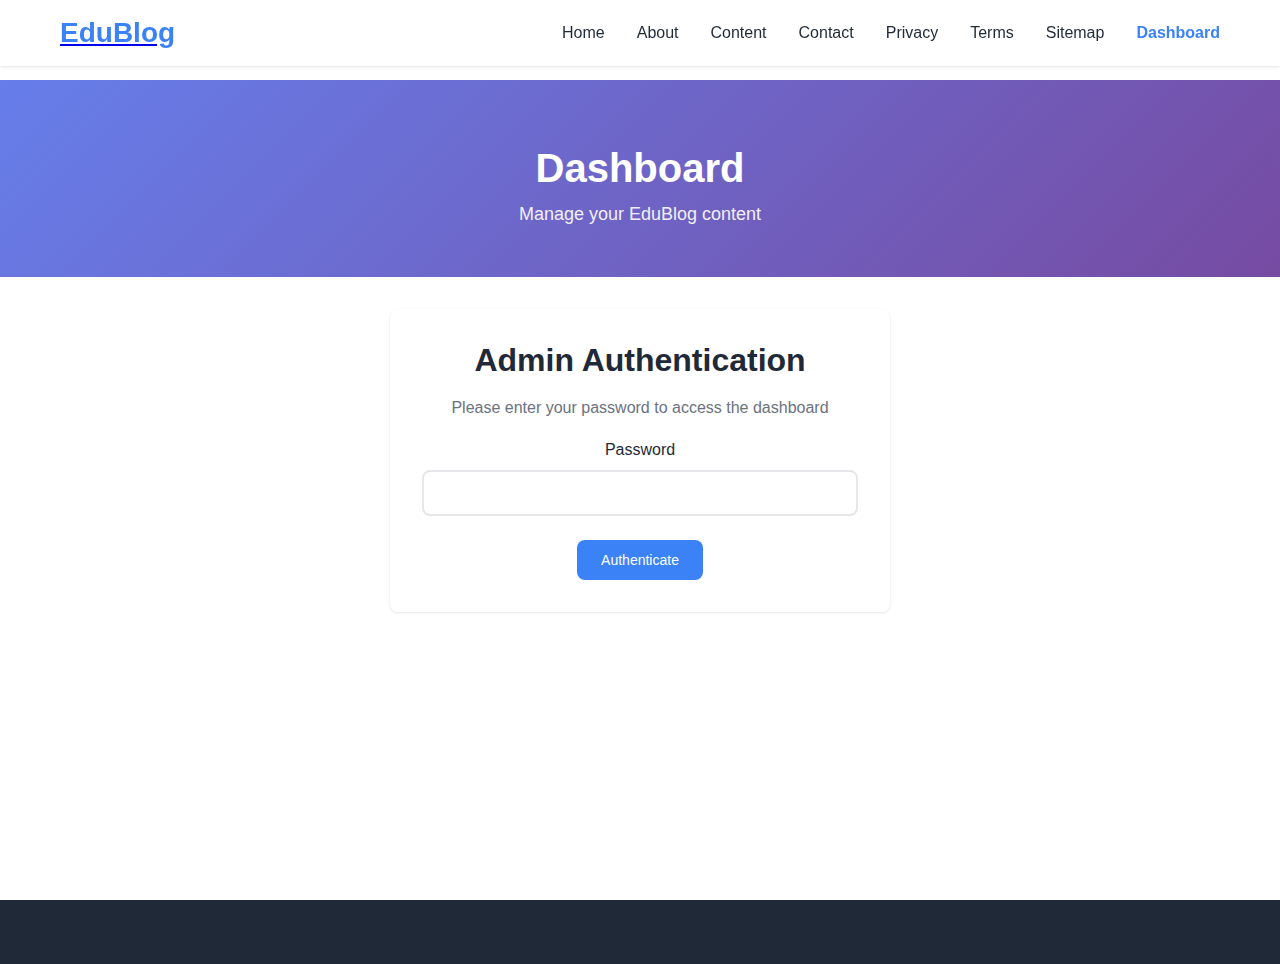
<file: dashboard.html>
<!DOCTYPE html>
<html lang="en">
<head>
    <meta charset="UTF-8">
    <meta name="viewport" content="width=device-width, initial-scale=1.0">
    <title>Dashboard - EduBlog</title>
    <meta name="description" content="Admin dashboard for managing EduBlog content">
    <link rel="stylesheet" href="styles.css">
    <link href="https://cdnjs.cloudflare.com/ajax/libs/font-awesome/6.0.0/css/all.min.css" rel="stylesheet">
</head>
<body>
    <!-- Header -->
    <header class="header">
        <nav class="nav">
            <div class="nav-container">
                <div class="nav-brand">
                    <a href="index.html"><h1>EduBlog</h1></a>
                </div>
                
                <div class="nav-menu" id="nav-menu">
                    <a href="index.html" class="nav-link">Home</a>
                    <a href="about.html" class="nav-link">About</a>
                    <a href="index.html#content" class="nav-link">Content</a>
                    <a href="index.html#contact" class="nav-link">Contact</a>
                    <a href="privacy-policy.html" class="nav-link">Privacy</a>
                    <a href="terms-conditions.html" class="nav-link">Terms</a>
                    <a href="sitemap.html" class="nav-link">Sitemap</a>
                    <a href="dashboard.html" class="nav-link active">Dashboard</a>
                </div>
                
                <button class="nav-toggle" id="nav-toggle">
                    <i class="fas fa-bars"></i>
                </button>
            </div>
        </nav>
    </header>

    <!-- Main Content -->
    <main class="main-content">
        <section class="page-header">
            <div class="container">
                <h1>Dashboard</h1>
                <p>Manage your EduBlog content</p>
            </div>
        </section>

        <section class="dashboard-content">
            <div class="container">
                <div id="dashboard-auth" class="dashboard-auth">
                    <div class="auth-form">
                        <h2>Admin Authentication</h2>
                        <p>Please enter your password to access the dashboard</p>
                        <form id="dashboard-password-form">
                            <div class="form-group">
                                <label for="dashboard-password">Password</label>
                                <input type="password" id="dashboard-password" required>
                            </div>
                            <button type="submit" class="btn btn-primary">Authenticate</button>
                        </form>
                    </div>
                </div>

                <div id="dashboard-main" class="dashboard-main" style="display: none;">
                    <div class="dashboard-actions">
                        <button id="create-new-post" class="btn btn-primary">
                            <i class="fas fa-plus"></i> Create New Post
                        </button>
                        <button id="refresh-posts" class="btn btn-outline">
                            <i class="fas fa-sync-alt"></i> Refresh Posts
                        </button>
                    </div>

                    <div class="posts-list">
                        <h2>Your Posts</h2>
                        <div class="posts-filter">
                            <select id="posts-filter">
                                <option value="all">All Posts</option>
                                <option value="blog">Blogs</option>
                                <option value="story">Stories</option>
                                <option value="news">News</option>
                                <option value="published">Published</option>
                                <option value="drafts">Drafts</option>
                            </select>
                        </div>
                        <div id="posts-container" class="posts-container">
                            <!-- Posts will be loaded here -->
                        </div>
                    </div>
                </div>
            </div>
        </section>
    </main>

    <!-- Footer -->
    <footer class="footer">
        <!-- Your existing footer content -->
    </footer>

    <!-- Post Editor Modal -->
    <div id="post-editor-modal" class="modal">
        <!-- Modal content for post editing -->
    </div>

    <!-- Confirmation Modal -->
    <div id="confirm-modal" class="modal">
        <!-- Modal content for confirmations -->
    </div>

    <script src="script.js"></script>

<script>
    document.addEventListener('DOMContentLoaded', function() {
        // Check if already authenticated
        if (localStorage.getItem('dashboardAuthenticated')) {
            showDashboard();
            loadPosts();
        }

        // Password form
        const passwordForm = document.getElementById('dashboard-password-form');
        if (passwordForm) {
            passwordForm.addEventListener('submit', function(e) {
                e.preventDefault();
                const password = document.getElementById('dashboard-password').value;
                if (password === 'admin123') {
                    localStorage.setItem('dashboardAuthenticated', 'true');
                    showDashboard();
                    loadPosts();
                } else {
                    alert('Incorrect password. Please try again.');
                }
            });
        }

        // Create new post button
        const createPostBtn = document.getElementById('create-new-post');
        if (createPostBtn) {
            createPostBtn.addEventListener('click', function() {
                window.location.href = 'index.html#create-post-modal';
            });
        }

        // Refresh posts button
        const refreshBtn = document.getElementById('refresh-posts');
        if (refreshBtn) {
            refreshBtn.addEventListener('click', function() {
                loadPosts();
            });
        }

        // Filter posts
        const filterSelect = document.getElementById('posts-filter');
        if (filterSelect) {
            filterSelect.addEventListener('change', function() {
                loadPosts(this.value);
            });
        }
    });

    function showDashboard() {
        document.getElementById('dashboard-auth').style.display = 'none';
        document.getElementById('dashboard-main').style.display = 'block';
    }

    function loadPosts(filter = 'all') {
        const postsContainer = document.getElementById('posts-container');
        postsContainer.innerHTML = '<div class="loading"><div class="spinner"></div> Loading posts...</div>';

        // Get posts from the global posts array
        let filteredPosts = [...window.EduBlog.posts];
        
        // Apply filters
        if (filter === 'blog') {
            filteredPosts = filteredPosts.filter(post => post.contentType === 'blog');
        } else if (filter === 'story') {
            filteredPosts = filteredPosts.filter(post => post.contentType === 'story');
        } else if (filter === 'news') {
            filteredPosts = filteredPosts.filter(post => post.contentType === 'news');
        } else if (filter === 'published') {
            filteredPosts = filteredPosts.filter(post => post.isPublished);
        } else if (filter === 'drafts') {
            filteredPosts = filteredPosts.filter(post => !post.isPublished);
        }

        // Render posts
        setTimeout(() => {
            postsContainer.innerHTML = '';
            if (filteredPosts.length === 0) {
                postsContainer.innerHTML = '<p>No posts found matching your criteria.</p>';
                return;
            }

            filteredPosts.forEach(post => {
                postsContainer.appendChild(createPostElement(post));
            });
        }, 500);
    }

    function createPostElement(post) {
        const postElement = document.createElement('div');
        postElement.className = 'post-item';
        
        const publishedDate = new Date(post.publishedAt).toLocaleDateString('en-US', {
            year: 'numeric',
            month: 'long',
            day: 'numeric'
        });
        
        const statusClass = post.isPublished ? 'published' : 'draft';
        const statusText = post.isPublished ? 'Published' : 'Draft';
        
        postElement.innerHTML = `
            <div class="post-header">
                <h3>${post.title}</h3>
                <div class="post-meta">
                    <span class="status ${statusClass}">${statusText}</span>
                    <span>${publishedDate}</span>
                    <span>${post.contentType}</span>
                </div>
            </div>
            <div class="post-excerpt">${post.excerpt}</div>
            <div class="post-actions">
                <button class="btn btn-primary" onclick="editPost(${post.id})">
                    <i class="fas fa-edit"></i> Edit
                </button>
                <button class="btn btn-danger" onclick="deletePost(${post.id})">
                    <i class="fas fa-trash"></i> Delete
                </button>
                ${!post.isPublished ? `
                <button class="btn btn-success" onclick="publishPost(${post.id})">
                    <i class="fas fa-check"></i> Publish
                </button>
                ` : ''}
            </div>
        `;
        
        return postElement;
    }

    function editPost(postId) {
        const post = window.EduBlog.posts.find(p => p.id === postId);
        if (!post) return;
        
        // Fill the create post form with existing data
        document.getElementById('post-title').value = post.title;
        document.getElementById('post-type').value = post.contentType;
        document.getElementById('post-excerpt').value = post.excerpt;
        document.getElementById('post-content').value = post.content;
        document.getElementById('post-tags').value = post.tags ? post.tags.join(', ') : '';
        
        // Show the modal
        document.getElementById('create-post-modal').classList.add('active');
        
        // Update the form to handle updates instead of creates
        const form = document.getElementById('create-post-form');
        form.dataset.editingPostId = postId;
        form.querySelector('button[type="submit"]').textContent = 'Update Post';
    }

    function deletePost(postId) {
        if (confirm('Are you sure you want to delete this post? This cannot be undone.')) {
            window.EduBlog.posts = window.EduBlog.posts.filter(p => p.id !== postId);
            window.EduBlog.savePostsToGist().then(() => {
                loadPosts(document.getElementById('posts-filter').value);
                window.EduBlog.showToast('Post deleted successfully.');
            });
        }
    }

    function publishPost(postId) {
        const post = window.EduBlog.posts.find(p => p.id === postId);
        if (post) {
            post.isPublished = true;
            post.publishedAt = new Date().toISOString().split('T')[0];
            window.EduBlog.savePostsToGist().then(() => {
                loadPosts(document.getElementById('posts-filter').value);
                window.EduBlog.showToast('Post published successfully!');
            });
        }
    }
</script></body>
</html>
</file>
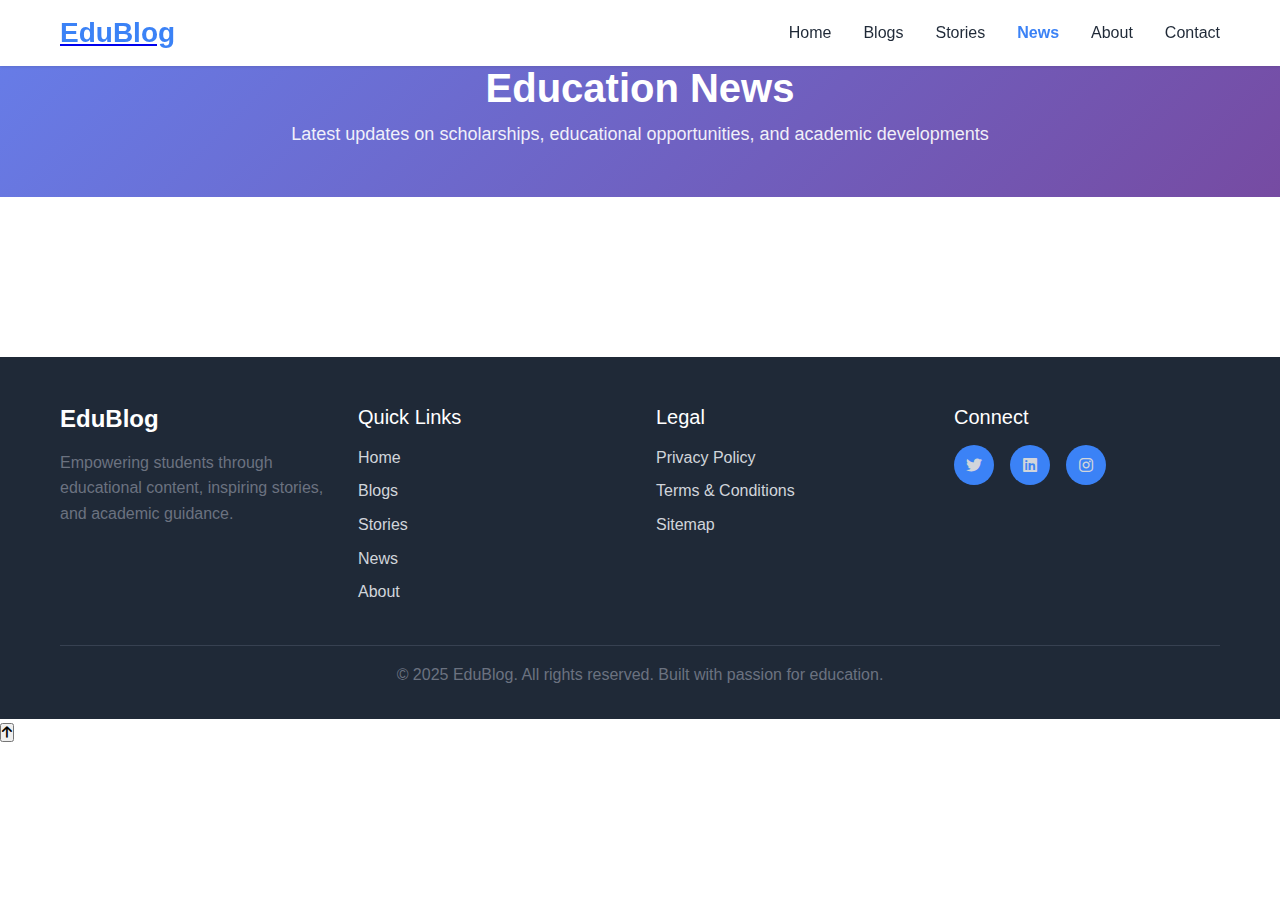
<file: news.html>
<!DOCTYPE html>
<html lang="en">
<head>
    <meta charset="UTF-8">
    <meta name="viewport" content="width=device-width, initial-scale=1.0">
    <title>Education News - EduBlog</title>
    <link rel="stylesheet" href="styles.css">
    <link href="https://cdnjs.cloudflare.com/ajax/libs/font-awesome/6.0.0/css/all.min.css" rel="stylesheet">
</head>
<body>
    <!-- Header -->
    <header class="header">
        <nav class="nav">
            <div class="nav-container">
                <div class="nav-brand">
                    <a href="index.html"><h1>EduBlog</h1></a>
                </div>
                
                <div class="nav-menu" id="nav-menu">
                    <a href="index.html" class="nav-link">Home</a>
                    <a href="blogs.html" class="nav-link">Blogs</a>
                    <a href="stories.html" class="nav-link">Stories</a>
                    <a href="news.html" class="nav-link active">News</a>
                    <a href="about.html" class="nav-link">About</a>
                    <a href="index.html#contact" class="nav-link">Contact</a>
                </div>
                
               <button class="nav-toggle" id="nav-toggle" aria-label="Toggle navigation">
                    <i class="fas fa-bars"></i>
               </button>
            </div>
        </nav>
    </header>

    <!-- Page Header -->
    <section class="page-header">
        <div class="container">
            <h1>Education News</h1>
            <p>Latest updates on scholarships, educational opportunities, and academic developments</p>
        </div>
    </section>

    <!-- Content Section -->
    <section class="content-section">
        <div class="container">
            <div class="content-grid" id="news-full-grid">
                <!-- News posts will be loaded by JavaScript -->
            </div>
            
            <!-- Pagination -->
            <div class="pagination-container">
                <div id="news-pagination" class="pagination"></div>
            </div>
        </div>
    </section>

    <!-- Footer -->
    <footer class="footer">
        <div class="container">
            <div class="footer-content">
                <div class="footer-section">
                    <h3>EduBlog</h3>
                    <p>Empowering students through educational content, inspiring stories, and academic guidance.</p>
                </div>
                
                <div class="footer-section">
                    <h4>Quick Links</h4>
                    <ul>
                        <li><a href="index.html">Home</a></li>
                        <li><a href="blogs.html">Blogs</a></li>
                        <li><a href="stories.html">Stories</a></li>
                        <li><a href="news.html">News</a></li>
                        <li><a href="about.html">About</a></li>
                    </ul>
                </div>
                
                <div class="footer-section">
                    <h4>Legal</h4>
                    <ul>
                        <li><a href="privacy-policy.html">Privacy Policy</a></li>
                        <li><a href="terms-conditions.html">Terms & Conditions</a></li>
                        <li><a href="sitemap.html">Sitemap</a></li>
                    </ul>
                </div>
                
                <div class="footer-section">
                    <h4>Connect</h4>
                    <div class="social-links">
                        <a href="#" class="social-link"><i class="fab fa-twitter"></i></a>
                        <a href="#" class="social-link"><i class="fab fa-linkedin"></i></a>
                        <a href="#" class="social-link"><i class="fab fa-instagram"></i></a>
                    </div>
                </div>
            </div>
            
            <div class="footer-bottom">
                <p>&copy; 2025 EduBlog. All rights reserved. Built with passion for education.</p>
            </div>
        </div>
    </footer>

    <!-- Post Detail Modal -->
    <div id="post-detail-modal" class="modal" role="dialog" aria-labelledby="post-detail-title" aria-hidden="true">
        <div class="modal-content large">
            <div class="modal-header">
                <h2 id="post-detail-title">Post Details</h2>
                <button type="button" class="close-btn" id="close-post-detail" aria-label="Close">&times;</button>
            </div>
            <div class="modal-body">
                <article id="post-detail-content" class="post-content">
                    <!-- Post content will be loaded here -->
                </article>
            </div>
        </div>
    </div>

    <!-- Toast Notification -->
    <div id="toast" class="toast" role="alert" aria-live="assertive" aria-atomic="true">
        <i id="toast-icon" class="fas fa-check-circle"></i>
        <span id="toast-message">Success!</span>
        <button class="toast-close" aria-label="Close">&times;</button>
    </div>

    <!-- Back to Top Button -->
    <button id="scrollToTop" class="scroll-top-btn" aria-label="Scroll to top">
        <i class="fas fa-arrow-up"></i>
    </button>

    <script src="postuploader.js"></script>
    <script src="script.js"></script>
    <script>
        document.addEventListener('DOMContentLoaded', function() {
            // Display all news posts with pagination
            displayContentPage('news', 'news-full-grid', 'news-pagination');
        });
    </script>
</body>
</html>
</file>
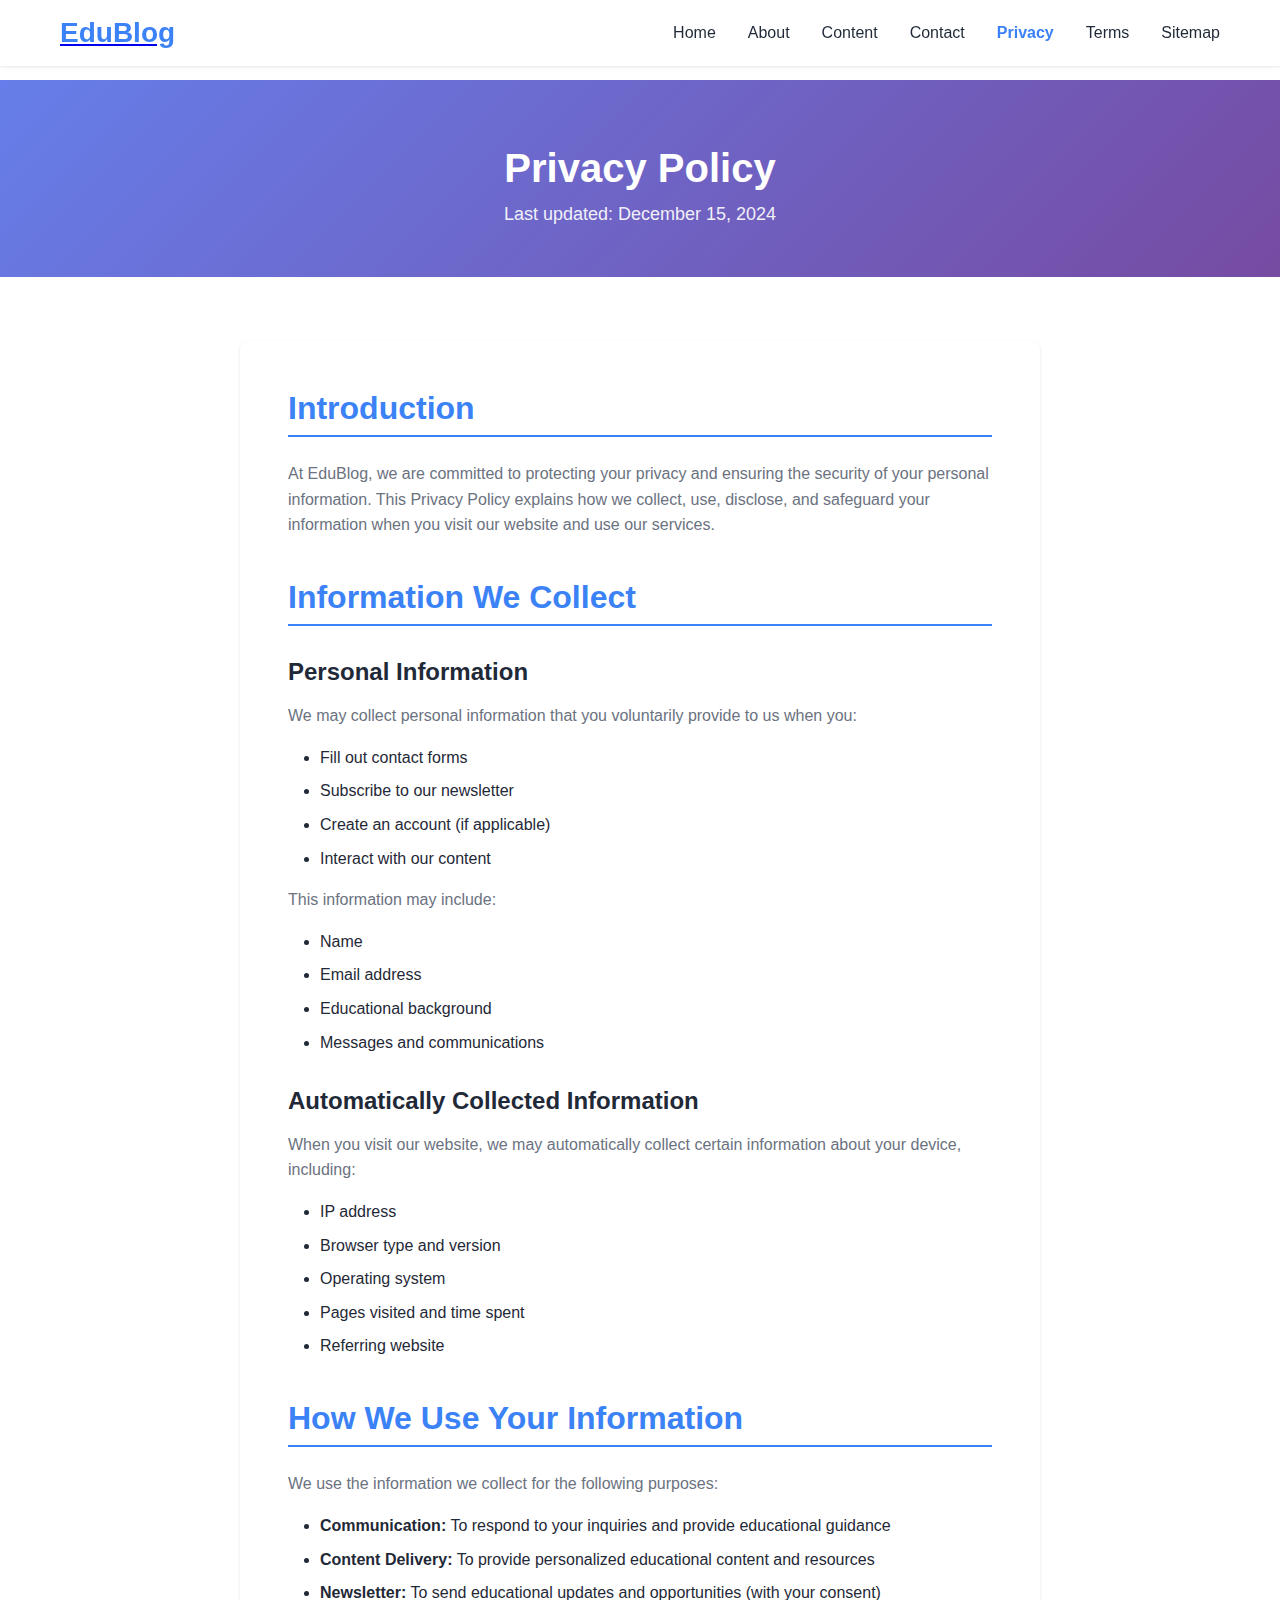
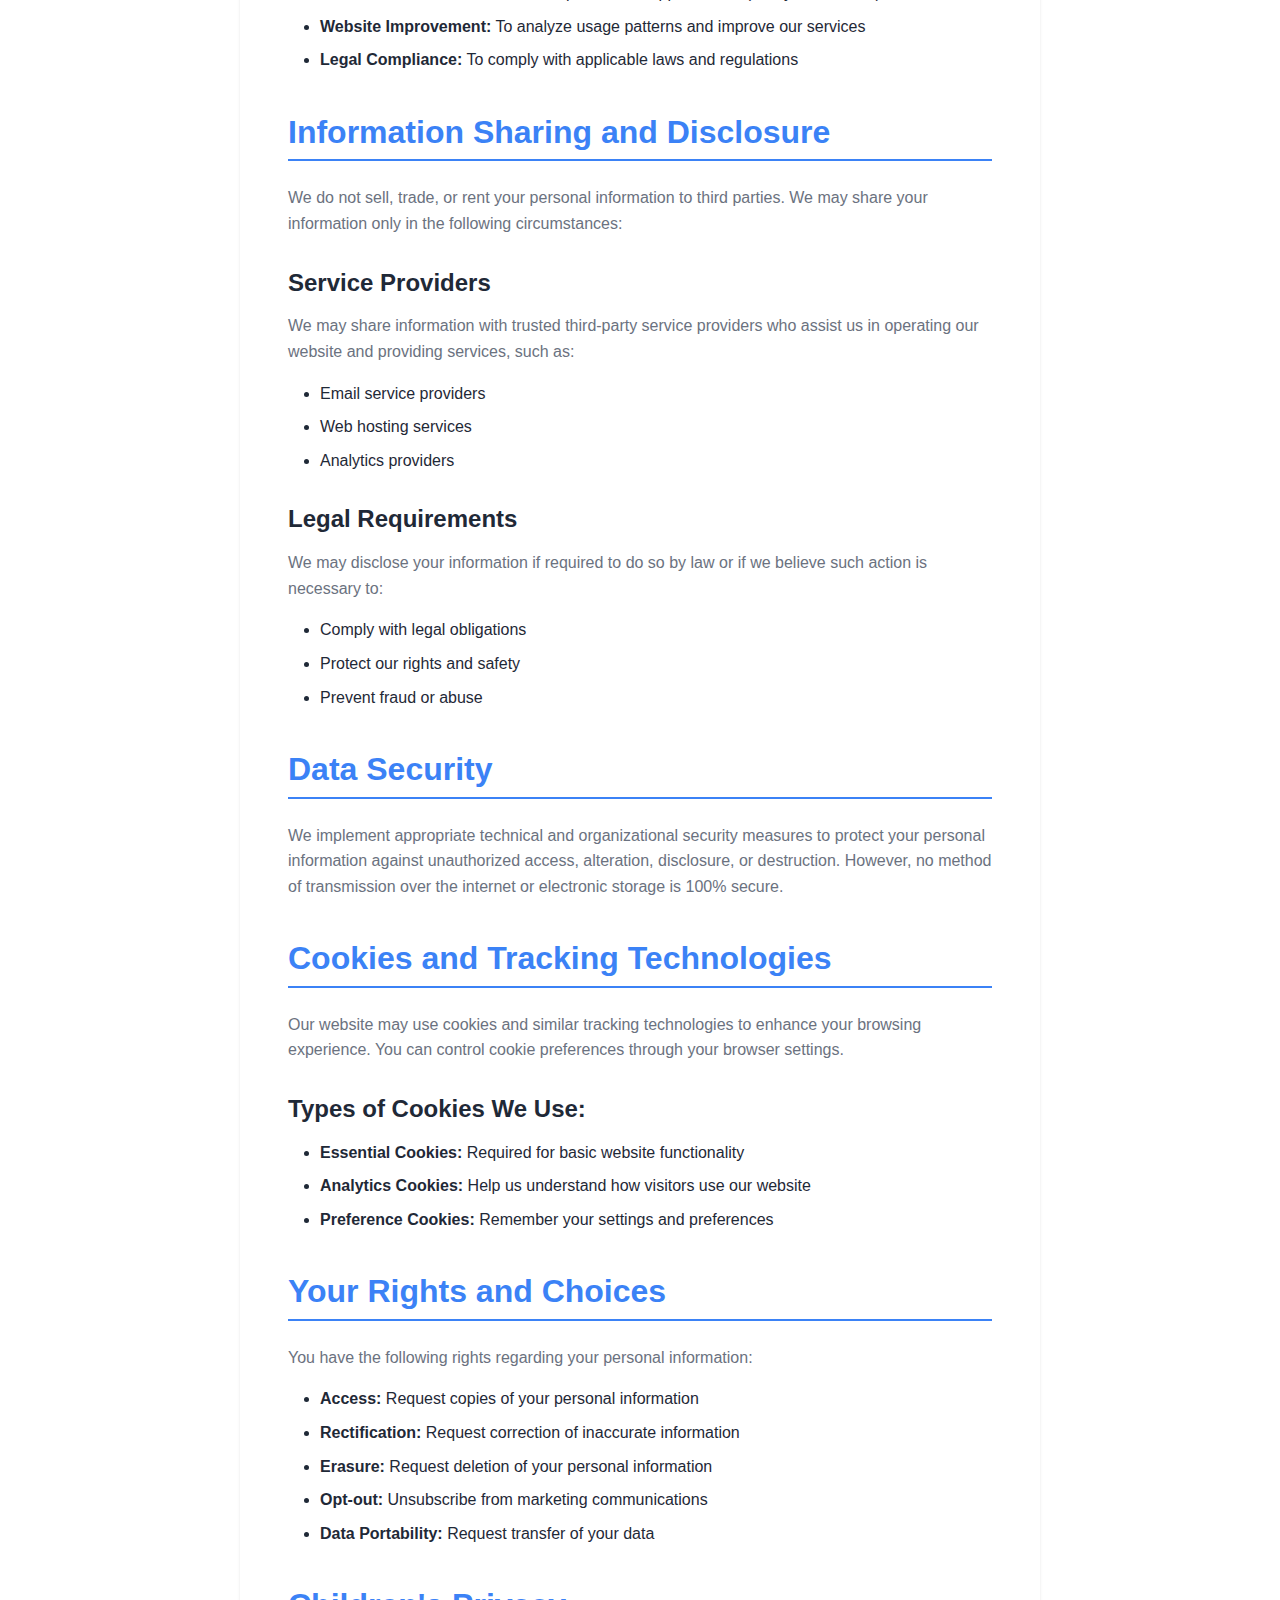
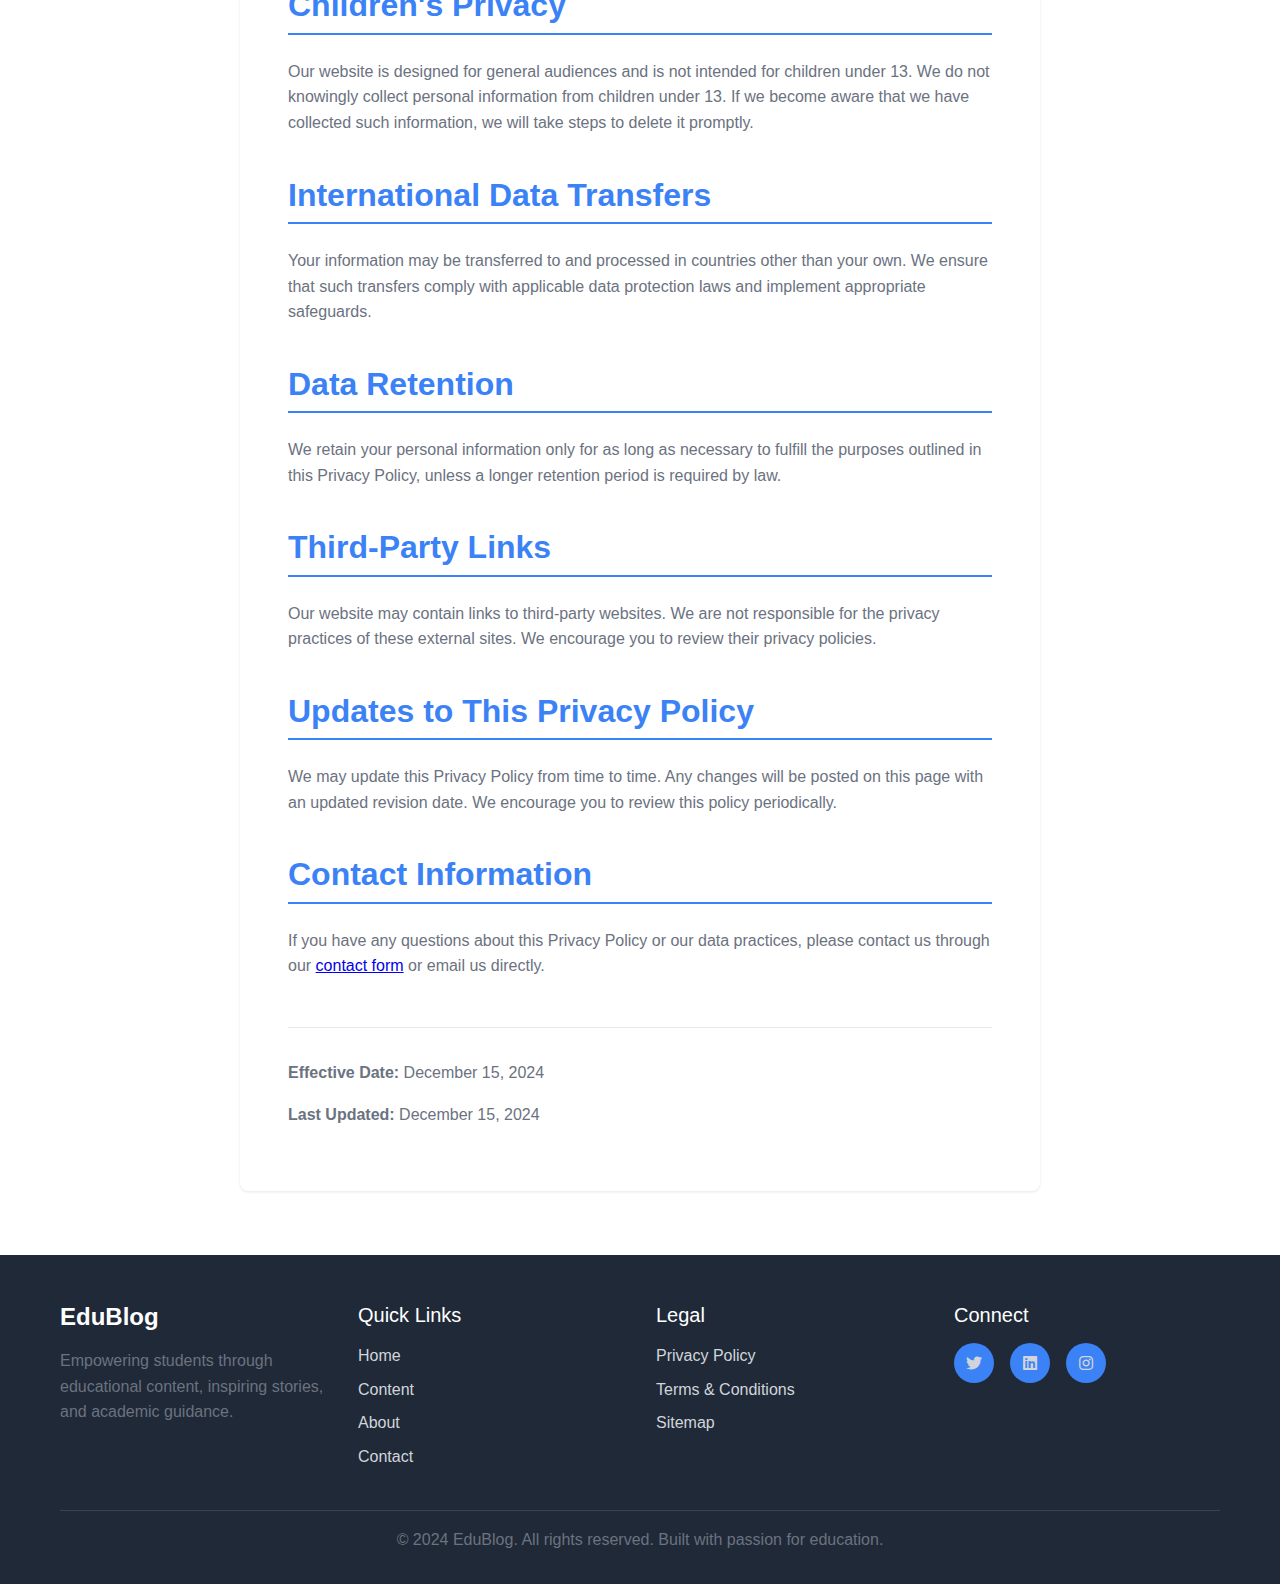
<file: privacy-policy.html>
<!DOCTYPE html>
<html lang="en">
<head>
    <meta charset="UTF-8">
    <meta name="viewport" content="width=device-width, initial-scale=1.0">
    <title>Privacy Policy - EduBlog</title>
    <meta name="description" content="Privacy Policy for EduBlog - Learn how we protect your personal information and data.">
    <link rel="stylesheet" href="styles.css">
    <link href="https://cdnjs.cloudflare.com/ajax/libs/font-awesome/6.0.0/css/all.min.css" rel="stylesheet">
</head>
<body>
    <!-- Header -->
    <header class="header">
        <nav class="nav">
            <div class="nav-container">
                <div class="nav-brand">
                    <a href="index.html"><h1>EduBlog</h1></a>
                </div>
                
                <div class="nav-menu" id="nav-menu">
                    <a href="index.html" class="nav-link">Home</a>
                    <a href="about.html" class="nav-link">About</a>
                    <a href="index.html#content" class="nav-link">Content</a>
                    <a href="index.html#contact" class="nav-link">Contact</a>
                    <a href="privacy-policy.html" class="nav-link active">Privacy</a>
                    <a href="terms-conditions.html" class="nav-link">Terms</a>
                    <a href="sitemap.html" class="nav-link">Sitemap</a>
                </div>
                
                <button class="nav-toggle" id="nav-toggle">
                    <i class="fas fa-bars"></i>
                </button>
            </div>
        </nav>
    </header>

    <!-- Main Content -->
    <main class="main-content">
        <section class="page-header">
            <div class="container">
                <h1>Privacy Policy</h1>
                <p>Last updated: December 15, 2024</p>
            </div>
        </section>

        <section class="legal-content">
            <div class="container">
                <div class="legal-document">
                    <h2>Introduction</h2>
                    <p>
                        At EduBlog, we are committed to protecting your privacy and ensuring the security of your personal information. 
                        This Privacy Policy explains how we collect, use, disclose, and safeguard your information when you visit 
                        our website and use our services.
                    </p>

                    <h2>Information We Collect</h2>
                    
                    <h3>Personal Information</h3>
                    <p>We may collect personal information that you voluntarily provide to us when you:</p>
                    <ul>
                        <li>Fill out contact forms</li>
                        <li>Subscribe to our newsletter</li>
                        <li>Create an account (if applicable)</li>
                        <li>Interact with our content</li>
                    </ul>
                    
                    <p>This information may include:</p>
                    <ul>
                        <li>Name</li>
                        <li>Email address</li>
                        <li>Educational background</li>
                        <li>Messages and communications</li>
                    </ul>

                    <h3>Automatically Collected Information</h3>
                    <p>When you visit our website, we may automatically collect certain information about your device, including:</p>
                    <ul>
                        <li>IP address</li>
                        <li>Browser type and version</li>
                        <li>Operating system</li>
                        <li>Pages visited and time spent</li>
                        <li>Referring website</li>
                    </ul>

                    <h2>How We Use Your Information</h2>
                    <p>We use the information we collect for the following purposes:</p>
                    <ul>
                        <li><strong>Communication:</strong> To respond to your inquiries and provide educational guidance</li>
                        <li><strong>Content Delivery:</strong> To provide personalized educational content and resources</li>
                        <li><strong>Newsletter:</strong> To send educational updates and opportunities (with your consent)</li>
                        <li><strong>Website Improvement:</strong> To analyze usage patterns and improve our services</li>
                        <li><strong>Legal Compliance:</strong> To comply with applicable laws and regulations</li>
                    </ul>

                    <h2>Information Sharing and Disclosure</h2>
                    <p>We do not sell, trade, or rent your personal information to third parties. We may share your information only in the following circumstances:</p>
                    
                    <h3>Service Providers</h3>
                    <p>We may share information with trusted third-party service providers who assist us in operating our website and providing services, such as:</p>
                    <ul>
                        <li>Email service providers</li>
                        <li>Web hosting services</li>
                        <li>Analytics providers</li>
                    </ul>

                    <h3>Legal Requirements</h3>
                    <p>We may disclose your information if required to do so by law or if we believe such action is necessary to:</p>
                    <ul>
                        <li>Comply with legal obligations</li>
                        <li>Protect our rights and safety</li>
                        <li>Prevent fraud or abuse</li>
                    </ul>

                    <h2>Data Security</h2>
                    <p>
                        We implement appropriate technical and organizational security measures to protect your personal information 
                        against unauthorized access, alteration, disclosure, or destruction. However, no method of transmission over 
                        the internet or electronic storage is 100% secure.
                    </p>

                    <h2>Cookies and Tracking Technologies</h2>
                    <p>
                        Our website may use cookies and similar tracking technologies to enhance your browsing experience. 
                        You can control cookie preferences through your browser settings.
                    </p>

                    <h3>Types of Cookies We Use:</h3>
                    <ul>
                        <li><strong>Essential Cookies:</strong> Required for basic website functionality</li>
                        <li><strong>Analytics Cookies:</strong> Help us understand how visitors use our website</li>
                        <li><strong>Preference Cookies:</strong> Remember your settings and preferences</li>
                    </ul>

                    <h2>Your Rights and Choices</h2>
                    <p>You have the following rights regarding your personal information:</p>
                    <ul>
                        <li><strong>Access:</strong> Request copies of your personal information</li>
                        <li><strong>Rectification:</strong> Request correction of inaccurate information</li>
                        <li><strong>Erasure:</strong> Request deletion of your personal information</li>
                        <li><strong>Opt-out:</strong> Unsubscribe from marketing communications</li>
                        <li><strong>Data Portability:</strong> Request transfer of your data</li>
                    </ul>

                    <h2>Children's Privacy</h2>
                    <p>
                        Our website is designed for general audiences and is not intended for children under 13. 
                        We do not knowingly collect personal information from children under 13. If we become aware 
                        that we have collected such information, we will take steps to delete it promptly.
                    </p>

                    <h2>International Data Transfers</h2>
                    <p>
                        Your information may be transferred to and processed in countries other than your own. 
                        We ensure that such transfers comply with applicable data protection laws and implement 
                        appropriate safeguards.
                    </p>

                    <h2>Data Retention</h2>
                    <p>
                        We retain your personal information only for as long as necessary to fulfill the purposes 
                        outlined in this Privacy Policy, unless a longer retention period is required by law.
                    </p>

                    <h2>Third-Party Links</h2>
                    <p>
                        Our website may contain links to third-party websites. We are not responsible for the 
                        privacy practices of these external sites. We encourage you to review their privacy policies.
                    </p>

                    <h2>Updates to This Privacy Policy</h2>
                    <p>
                        We may update this Privacy Policy from time to time. Any changes will be posted on this page 
                        with an updated revision date. We encourage you to review this policy periodically.
                    </p>

                    <h2>Contact Information</h2>
                    <p>
                        If you have any questions about this Privacy Policy or our data practices, please contact us through 
                        our <a href="index.html#contact">contact form</a> or email us directly.
                    </p>

                    <div class="legal-footer">
                        <p><strong>Effective Date:</strong> December 15, 2024</p>
                        <p><strong>Last Updated:</strong> December 15, 2024</p>
                    </div>
                </div>
            </div>
        </section>
    </main>

    <!-- Footer -->
    <footer class="footer">
        <div class="container">
            <div class="footer-content">
                <div class="footer-section">
                    <h3>EduBlog</h3>
                    <p>Empowering students through educational content, inspiring stories, and academic guidance.</p>
                </div>
                
                <div class="footer-section">
                    <h4>Quick Links</h4>
                    <ul>
                        <li><a href="index.html">Home</a></li>
                        <li><a href="index.html#content">Content</a></li>
                        <li><a href="about.html">About</a></li>
                        <li><a href="index.html#contact">Contact</a></li>
                    </ul>
                </div>
                
                <div class="footer-section">
                    <h4>Legal</h4>
                    <ul>
                        <li><a href="privacy-policy.html">Privacy Policy</a></li>
                        <li><a href="terms-conditions.html">Terms & Conditions</a></li>
                        <li><a href="sitemap.html">Sitemap</a></li>
                    </ul>
                </div>
                
                <div class="footer-section">
                    <h4>Connect</h4>
                    <div class="social-links">
                        <a href="#" class="social-link"><i class="fab fa-twitter"></i></a>
                        <a href="#" class="social-link"><i class="fab fa-linkedin"></i></a>
                        <a href="#" class="social-link"><i class="fab fa-instagram"></i></a>
                    </div>
                </div>
            </div>
            
            <div class="footer-bottom">
                <p>&copy; 2024 EduBlog. All rights reserved. Built with passion for education.</p>
            </div>
        </div>
    </footer>

    <script src="script.js"></script>
</body>
</html>
</file>
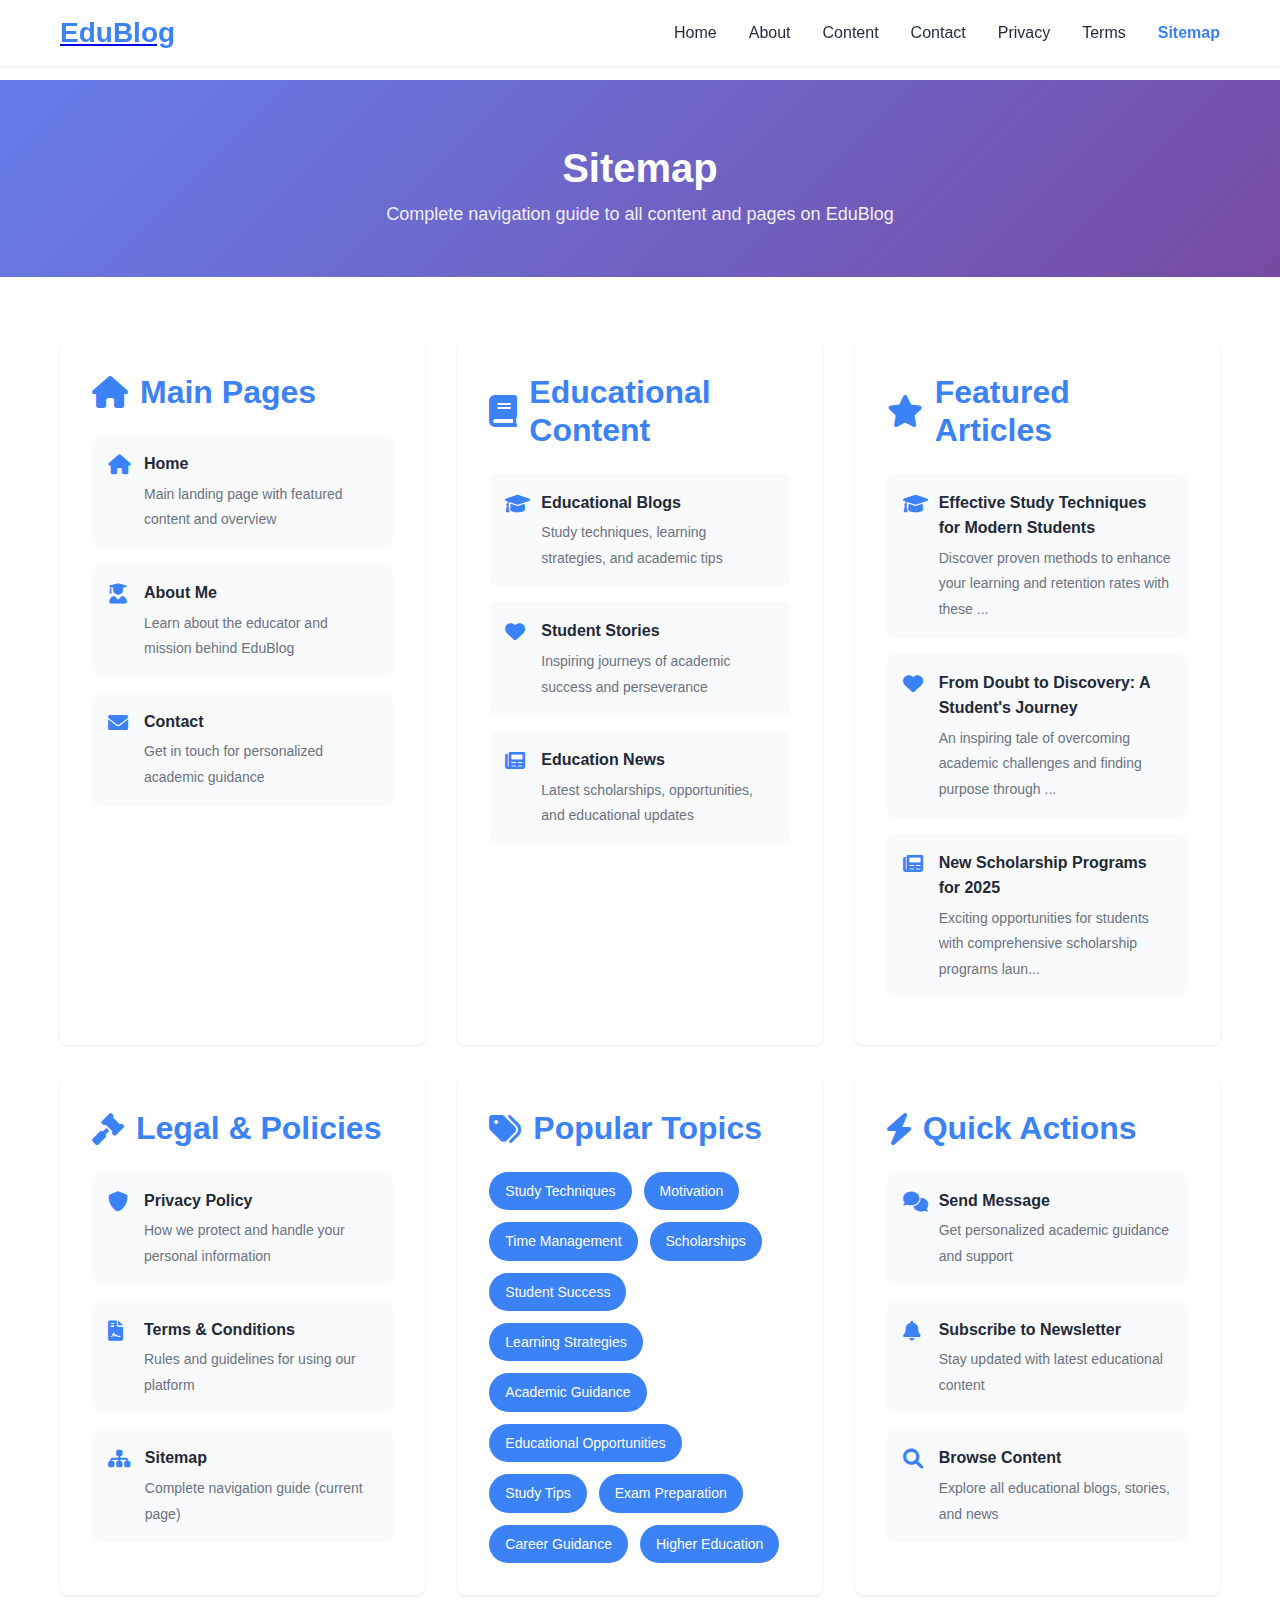
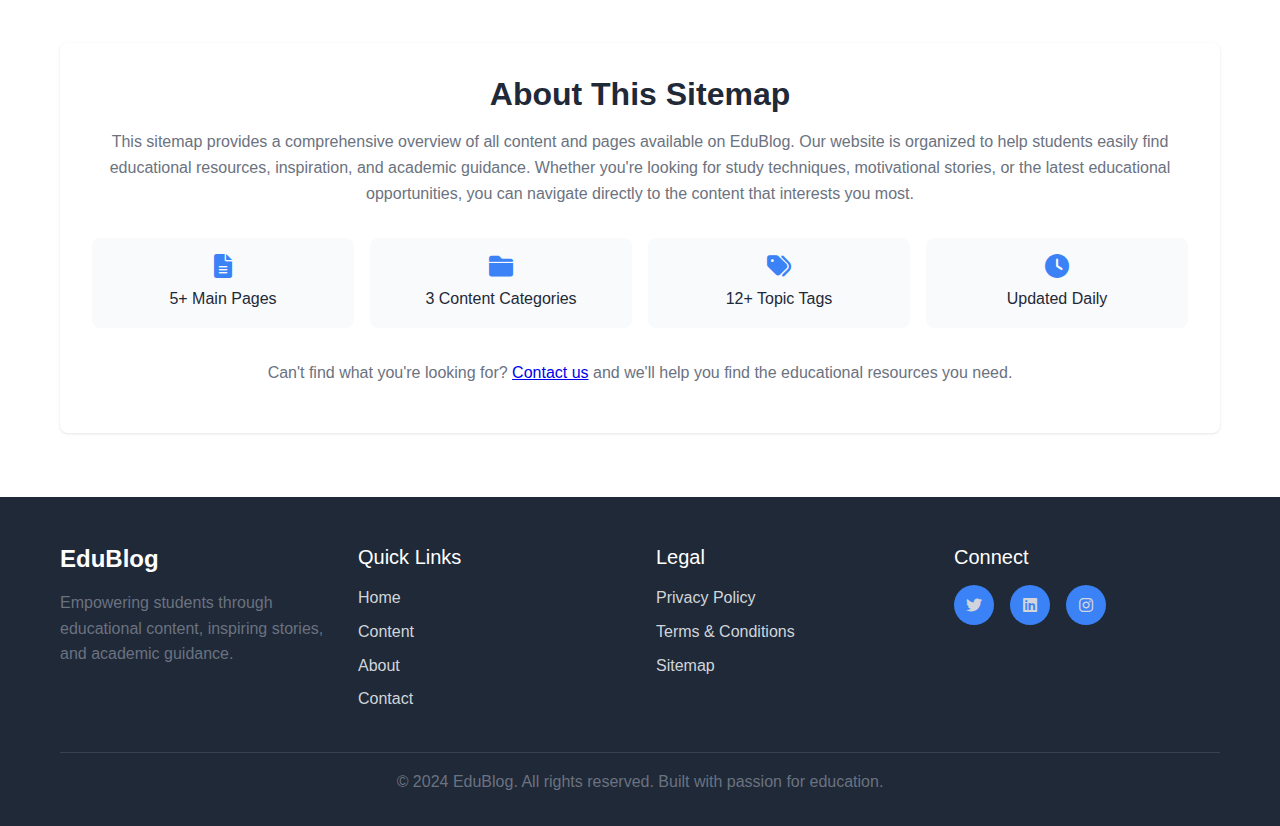
<file: sitemap.html>
<!DOCTYPE html>
<html lang="en">
<head>
    <meta charset="UTF-8">
    <meta name="viewport" content="width=device-width, initial-scale=1.0">
    <title>Sitemap - EduBlog</title>
    <meta name="description" content="Complete sitemap of EduBlog - Navigate through all our educational content, resources, and pages.">
    <link rel="stylesheet" href="styles.css">
    <link href="https://cdnjs.cloudflare.com/ajax/libs/font-awesome/6.0.0/css/all.min.css" rel="stylesheet">
</head>
<body>
    <!-- Header -->
    <header class="header">
        <nav class="nav">
            <div class="nav-container">
                <div class="nav-brand">
                    <a href="index.html"><h1>EduBlog</h1></a>
                </div>
                
                <div class="nav-menu" id="nav-menu">
                    <a href="index.html" class="nav-link">Home</a>
                    <a href="about.html" class="nav-link">About</a>
                    <a href="index.html#content" class="nav-link">Content</a>
                    <a href="index.html#contact" class="nav-link">Contact</a>
                    <a href="privacy-policy.html" class="nav-link">Privacy</a>
                    <a href="terms-conditions.html" class="nav-link">Terms</a>
                    <a href="sitemap.html" class="nav-link active">Sitemap</a>
                </div>
                
                <button class="nav-toggle" id="nav-toggle">
                    <i class="fas fa-bars"></i>
                </button>
            </div>
        </nav>
    </header>

    <!-- Main Content -->
    <main class="main-content">
        <section class="page-header">
            <div class="container">
                <h1>Sitemap</h1>
                <p>Complete navigation guide to all content and pages on EduBlog</p>
            </div>
        </section>

        <section class="sitemap-content">
            <div class="container">
                <div class="sitemap-grid">
                    <!-- Main Pages -->
                    <div class="sitemap-section">
                        <h2><i class="fas fa-home"></i> Main Pages</h2>
                        <ul class="sitemap-list">
                            <li>
                                <a href="index.html">
                                    <i class="fas fa-house"></i>
                                    <div>
                                        <strong>Home</strong>
                                        <span>Main landing page with featured content and overview</span>
                                    </div>
                                </a>
                            </li>
                            <li>
                                <a href="about.html">
                                    <i class="fas fa-user-graduate"></i>
                                    <div>
                                        <strong>About Me</strong>
                                        <span>Learn about the educator and mission behind EduBlog</span>
                                    </div>
                                </a>
                            </li>
                            <li>
                                <a href="index.html#contact">
                                    <i class="fas fa-envelope"></i>
                                    <div>
                                        <strong>Contact</strong>
                                        <span>Get in touch for personalized academic guidance</span>
                                    </div>
                                </a>
                            </li>
                        </ul>
                    </div>

                    <!-- Content Categories -->
                    <div class="sitemap-section">
                        <h2><i class="fas fa-book"></i> Educational Content</h2>
                        <ul class="sitemap-list">
                            <li>
                                <a href="index.html#blogs">
                                    <i class="fas fa-graduation-cap"></i>
                                    <div>
                                        <strong>Educational Blogs</strong>
                                        <span>Study techniques, learning strategies, and academic tips</span>
                                    </div>
                                </a>
                            </li>
                            <li>
                                <a href="index.html#stories">
                                    <i class="fas fa-heart"></i>
                                    <div>
                                        <strong>Student Stories</strong>
                                        <span>Inspiring journeys of academic success and perseverance</span>
                                    </div>
                                </a>
                            </li>
                            <li>
                                <a href="index.html#news">
                                    <i class="fas fa-newspaper"></i>
                                    <div>
                                        <strong>Education News</strong>
                                        <span>Latest scholarships, opportunities, and educational updates</span>
                                    </div>
                                </a>
                            </li>
                        </ul>
                    </div>

                    <!-- Featured Content -->
                    <div class="sitemap-section">
                        <h2><i class="fas fa-star"></i> Featured Articles</h2>
                        <ul class="sitemap-list" id="featured-articles">
                            <!-- Featured articles will be loaded dynamically -->
                        </ul>
                    </div>

                    <!-- Legal Pages -->
                    <div class="sitemap-section">
                        <h2><i class="fas fa-gavel"></i> Legal & Policies</h2>
                        <ul class="sitemap-list">
                            <li>
                                <a href="privacy-policy.html">
                                    <i class="fas fa-shield-alt"></i>
                                    <div>
                                        <strong>Privacy Policy</strong>
                                        <span>How we protect and handle your personal information</span>
                                    </div>
                                </a>
                            </li>
                            <li>
                                <a href="terms-conditions.html">
                                    <i class="fas fa-file-contract"></i>
                                    <div>
                                        <strong>Terms & Conditions</strong>
                                        <span>Rules and guidelines for using our platform</span>
                                    </div>
                                </a>
                            </li>
                            <li>
                                <a href="sitemap.html">
                                    <i class="fas fa-sitemap"></i>
                                    <div>
                                        <strong>Sitemap</strong>
                                        <span>Complete navigation guide (current page)</span>
                                    </div>
                                </a>
                            </li>
                        </ul>
                    </div>

                    <!-- Key Topics -->
                    <div class="sitemap-section">
                        <h2><i class="fas fa-tags"></i> Popular Topics</h2>
                        <div class="topic-tags">
                            <span class="topic-tag">Study Techniques</span>
                            <span class="topic-tag">Motivation</span>
                            <span class="topic-tag">Time Management</span>
                            <span class="topic-tag">Scholarships</span>
                            <span class="topic-tag">Student Success</span>
                            <span class="topic-tag">Learning Strategies</span>
                            <span class="topic-tag">Academic Guidance</span>
                            <span class="topic-tag">Educational Opportunities</span>
                            <span class="topic-tag">Study Tips</span>
                            <span class="topic-tag">Exam Preparation</span>
                            <span class="topic-tag">Career Guidance</span>
                            <span class="topic-tag">Higher Education</span>
                        </div>
                    </div>

                    <!-- Quick Actions -->
                    <div class="sitemap-section">
                        <h2><i class="fas fa-bolt"></i> Quick Actions</h2>
                        <ul class="sitemap-list">
                            <li>
                                <a href="index.html#contact">
                                    <i class="fas fa-comments"></i>
                                    <div>
                                        <strong>Send Message</strong>
                                        <span>Get personalized academic guidance and support</span>
                                    </div>
                                </a>
                            </li>
                            <li>
                                <a href="index.html#contact">
                                    <i class="fas fa-bell"></i>
                                    <div>
                                        <strong>Subscribe to Newsletter</strong>
                                        <span>Stay updated with latest educational content</span>
                                    </div>
                                </a>
                            </li>
                            <li>
                                <a href="index.html#content">
                                    <i class="fas fa-search"></i>
                                    <div>
                                        <strong>Browse Content</strong>
                                        <span>Explore all educational blogs, stories, and news</span>
                                    </div>
                                </a>
                            </li>
                        </ul>
                    </div>
                </div>

                <!-- Additional Information -->
                <div class="sitemap-info">
                    <h2>About This Sitemap</h2>
                    <p>
                        This sitemap provides a comprehensive overview of all content and pages available on EduBlog. 
                        Our website is organized to help students easily find educational resources, inspiration, and 
                        academic guidance. Whether you're looking for study techniques, motivational stories, or the 
                        latest educational opportunities, you can navigate directly to the content that interests you most.
                    </p>
                    
                    <div class="sitemap-stats">
                        <div class="stat-item">
                            <i class="fas fa-file-alt"></i>
                            <span>5+ Main Pages</span>
                        </div>
                        <div class="stat-item">
                            <i class="fas fa-folder"></i>
                            <span>3 Content Categories</span>
                        </div>
                        <div class="stat-item">
                            <i class="fas fa-tags"></i>
                            <span>12+ Topic Tags</span>
                        </div>
                        <div class="stat-item">
                            <i class="fas fa-clock"></i>
                            <span>Updated Daily</span>
                        </div>
                    </div>

                    <p>
                        Can't find what you're looking for? <a href="index.html#contact">Contact us</a> and we'll help 
                        you find the educational resources you need.
                    </p>
                </div>
            </div>
        </section>
    </main>

    <!-- Footer -->
    <footer class="footer">
        <div class="container">
            <div class="footer-content">
                <div class="footer-section">
                    <h3>EduBlog</h3>
                    <p>Empowering students through educational content, inspiring stories, and academic guidance.</p>
                </div>
                
                <div class="footer-section">
                    <h4>Quick Links</h4>
                    <ul>
                        <li><a href="index.html">Home</a></li>
                        <li><a href="index.html#content">Content</a></li>
                        <li><a href="about.html">About</a></li>
                        <li><a href="index.html#contact">Contact</a></li>
                    </ul>
                </div>
                
                <div class="footer-section">
                    <h4>Legal</h4>
                    <ul>
                        <li><a href="privacy-policy.html">Privacy Policy</a></li>
                        <li><a href="terms-conditions.html">Terms & Conditions</a></li>
                        <li><a href="sitemap.html">Sitemap</a></li>
                    </ul>
                </div>
                
                <div class="footer-section">
                    <h4>Connect</h4>
                    <div class="social-links">
                        <a href="#" class="social-link"><i class="fab fa-twitter"></i></a>
                        <a href="#" class="social-link"><i class="fab fa-linkedin"></i></a>
                        <a href="#" class="social-link"><i class="fab fa-instagram"></i></a>
                    </div>
                </div>
            </div>
            
            <div class="footer-bottom">
                <p>&copy; 2024 EduBlog. All rights reserved. Built with passion for education.</p>
            </div>
        </div>
    </footer>

    <script src="script.js"></script>
    <script>
        // Load featured articles in sitemap
        document.addEventListener('DOMContentLoaded', function() {
            const featuredContainer = document.getElementById('featured-articles');
            const posts = JSON.parse(localStorage.getItem('edublog-posts') || '[]');
            
            if (posts.length > 0) {
                const featuredPosts = posts.filter(post => post.isPublished).slice(0, 6);
                
                featuredPosts.forEach(post => {
                    const li = document.createElement('li');
                    li.innerHTML = `
                        <a href="javascript:void(0)" onclick="openPostModal(${post.id})">
                            <i class="fas fa-${post.contentType === 'blog' ? 'graduation-cap' : post.contentType === 'story' ? 'heart' : 'newspaper'}"></i>
                            <div>
                                <strong>${post.title}</strong>
                                <span>${post.excerpt.substring(0, 80)}...</span>
                            </div>
                        </a>
                    `;
                    featuredContainer.appendChild(li);
                });
            } else {
                featuredContainer.innerHTML = '<li><span>No featured articles available yet.</span></li>';
            }
        });
    </script>
</body>
</html>
</file>
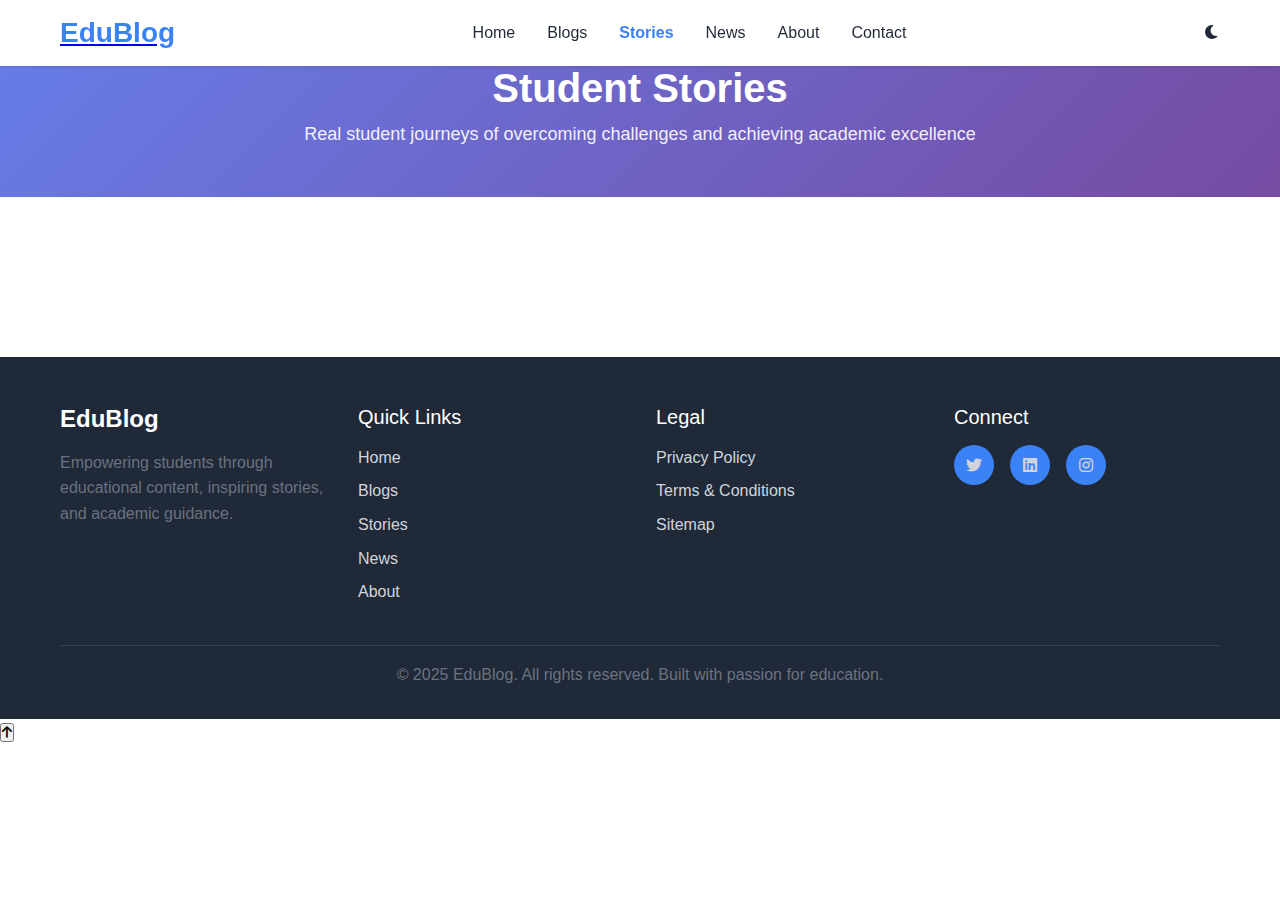
<file: stories.html>
<!DOCTYPE html>
<html lang="en">
<head>
    <meta charset="UTF-8">
    <meta name="viewport" content="width=device-width, initial-scale=1.0">
    <title>Student Stories - EduBlog</title>
    <link rel="stylesheet" href="styles.css">
    <link href="https://cdnjs.cloudflare.com/ajax/libs/font-awesome/6.0.0/css/all.min.css" rel="stylesheet">
</head>
<body>
    <!-- Header -->
    <header class="header">
        <nav class="nav">
            <div class="nav-container">
                <div class="nav-brand">
                    <a href="index.html"><h1>EduBlog</h1></a>
                </div>
                
                <div class="nav-menu" id="nav-menu">
                    <a href="index.html" class="nav-link">Home</a>
                    <a href="blogs.html" class="nav-link">Blogs</a>
                    <a href="stories.html" class="nav-link active">Stories</a>
                    <a href="news.html" class="nav-link">News</a>
                    <a href="about.html" class="nav-link">About</a>
                    <a href="index.html#contact" class="nav-link">Contact</a>
                </div>
                
               <button class="nav-toggle" id="nav-toggle" aria-label="Toggle navigation">
                    <i class="fas fa-bars"></i>
               </button>
            </div>
        </nav>
    </header>

    <!-- Page Header -->
    <section class="page-header">
        <div class="container">
            <h1>Student Stories</h1>
            <p>Real student journeys of overcoming challenges and achieving academic excellence</p>
        </div>
    </section>

    <!-- Content Section -->
    <section class="content-section">
        <div class="container">
            <div class="content-grid" id="stories-full-grid">
                <!-- Story posts will be loaded by JavaScript -->
            </div>
            
            <!-- Pagination -->
            <div class="pagination-container">
                <div id="stories-pagination" class="pagination"></div>
            </div>
        </div>
    </section>

    <!-- Footer -->
    <footer class="footer">
        <div class="container">
            <div class="footer-content">
                <div class="footer-section">
                    <h3>EduBlog</h3>
                    <p>Empowering students through educational content, inspiring stories, and academic guidance.</p>
                </div>
                
                <div class="footer-section">
                    <h4>Quick Links</h4>
                    <ul>
                        <li><a href="index.html">Home</a></li>
                        <li><a href="blogs.html">Blogs</a></li>
                        <li><a href="stories.html">Stories</a></li>
                        <li><a href="news.html">News</a></li>
                        <li><a href="about.html">About</a></li>
                    </ul>
                </div>
                
                <div class="footer-section">
                    <h4>Legal</h4>
                    <ul>
                        <li><a href="privacy-policy.html">Privacy Policy</a></li>
                        <li><a href="terms-conditions.html">Terms & Conditions</a></li>
                        <li><a href="sitemap.html">Sitemap</a></li>
                    </ul>
                </div>
                
                <div class="footer-section">
                    <h4>Connect</h4>
                    <div class="social-links">
                        <a href="#" class="social-link"><i class="fab fa-twitter"></i></a>
                        <a href="#" class="social-link"><i class="fab fa-linkedin"></i></a>
                        <a href="#" class="social-link"><i class="fab fa-instagram"></i></a>
                    </div>
                </div>
            </div>
            
            <div class="footer-bottom">
                <p>&copy; 2025 EduBlog. All rights reserved. Built with passion for education.</p>
            </div>
        </div>
    </footer>

    <!-- Post Detail Modal -->
    <div id="post-detail-modal" class="modal" role="dialog" aria-labelledby="post-detail-title" aria-hidden="true">
        <div class="modal-content large">
            <div class="modal-header">
                <h2 id="post-detail-title">Post Details</h2>
                <button type="button" class="close-btn" id="close-post-detail" aria-label="Close">&times;</button>
            </div>
            <div class="modal-body">
                <article id="post-detail-content" class="post-content">
                    <!-- Post content will be loaded here -->
                </article>
            </div>
        </div>
    </div>

    <!-- Toast Notification -->
    <div id="toast" class="toast" role="alert" aria-live="assertive" aria-atomic="true">
        <i id="toast-icon" class="fas fa-check-circle"></i>
        <span id="toast-message">Success!</span>
        <button class="toast-close" aria-label="Close">&times;</button>
    </div>

    <!-- Back to Top Button -->
    <button id="scrollToTop" class="scroll-top-btn" aria-label="Scroll to top">
        <i class="fas fa-arrow-up"></i>
    </button>

    <!-- Load post data first -->
<script src="postuploader.js"></script>
<!-- Then load main script -->
<script src="script.js"></script>
<!-- Theme switcher -->
<script src="theme-switcher.js"></script>
<script>
    document.addEventListener('DOMContentLoaded', function() {
        // Display all story posts with pagination
        displayContentPage('story', 'stories-full-grid', 'stories-pagination');
    });
</script>
</body>
</html>
</file>
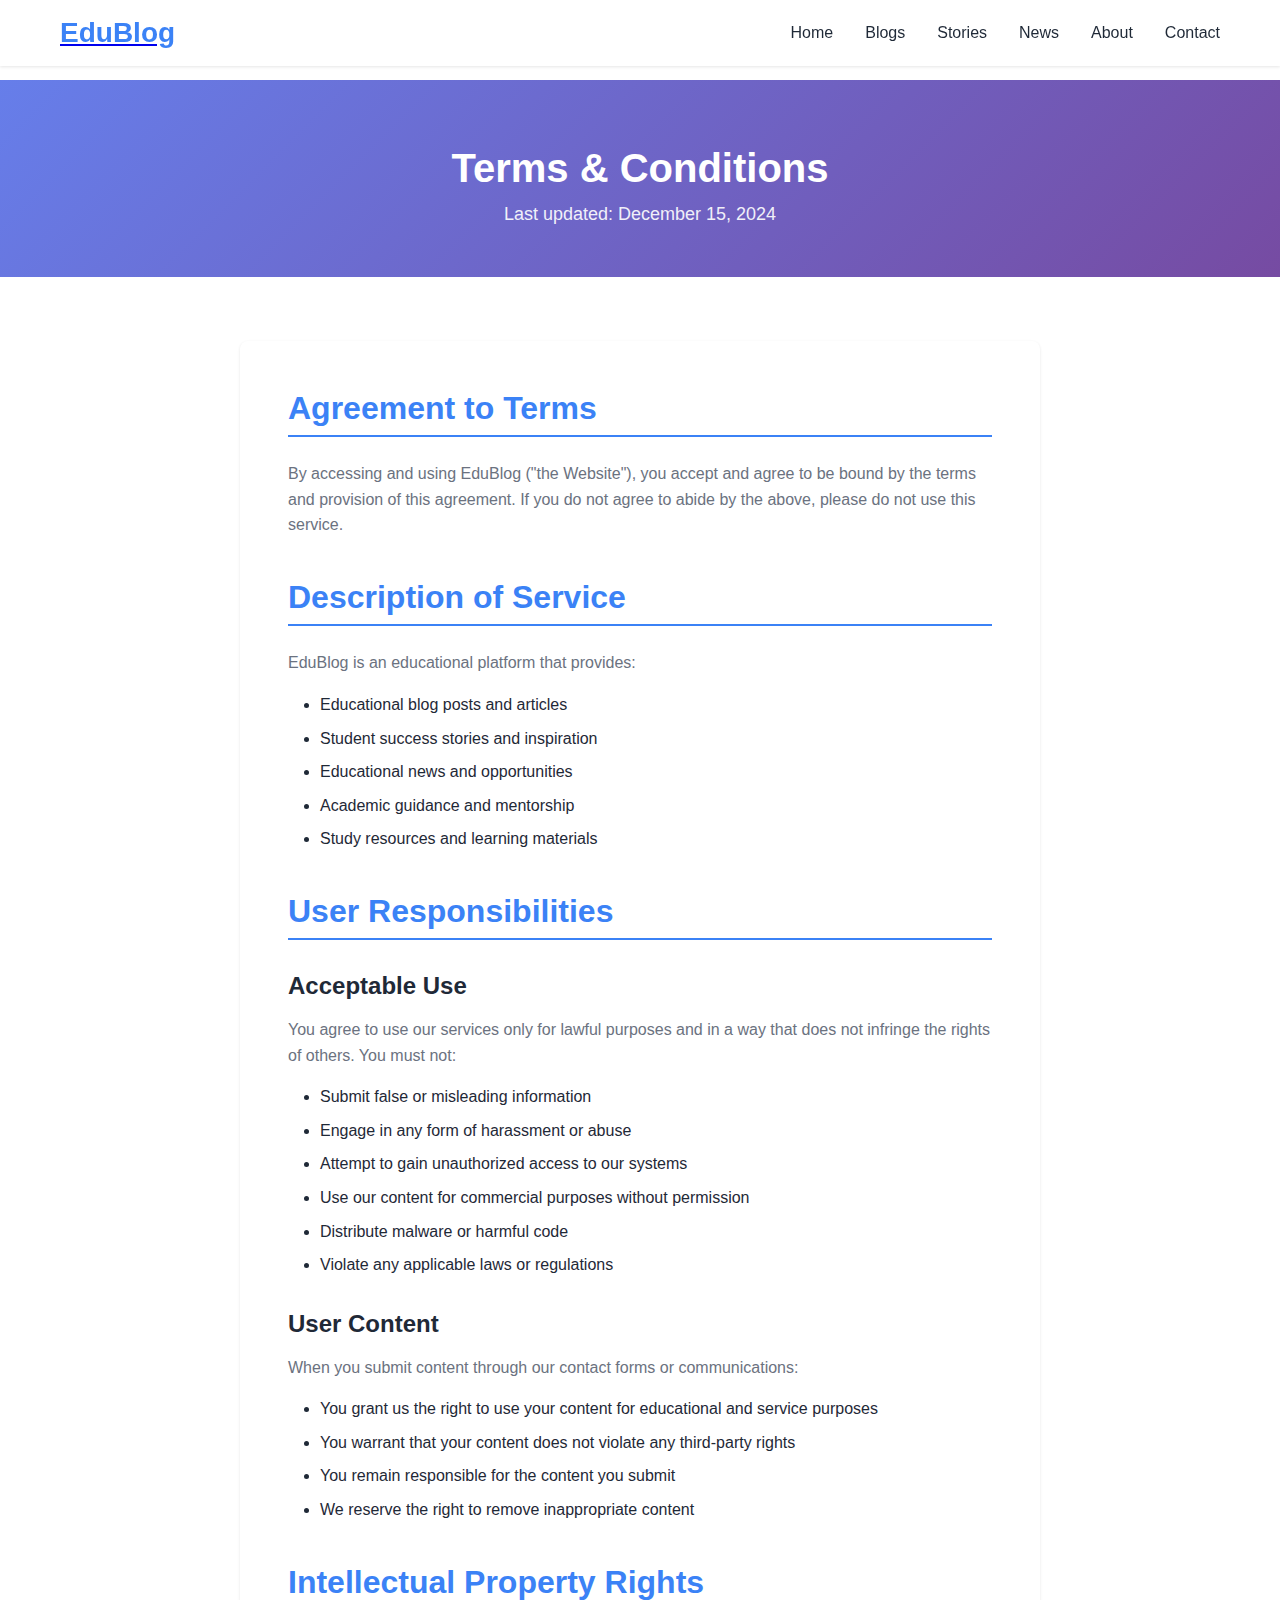
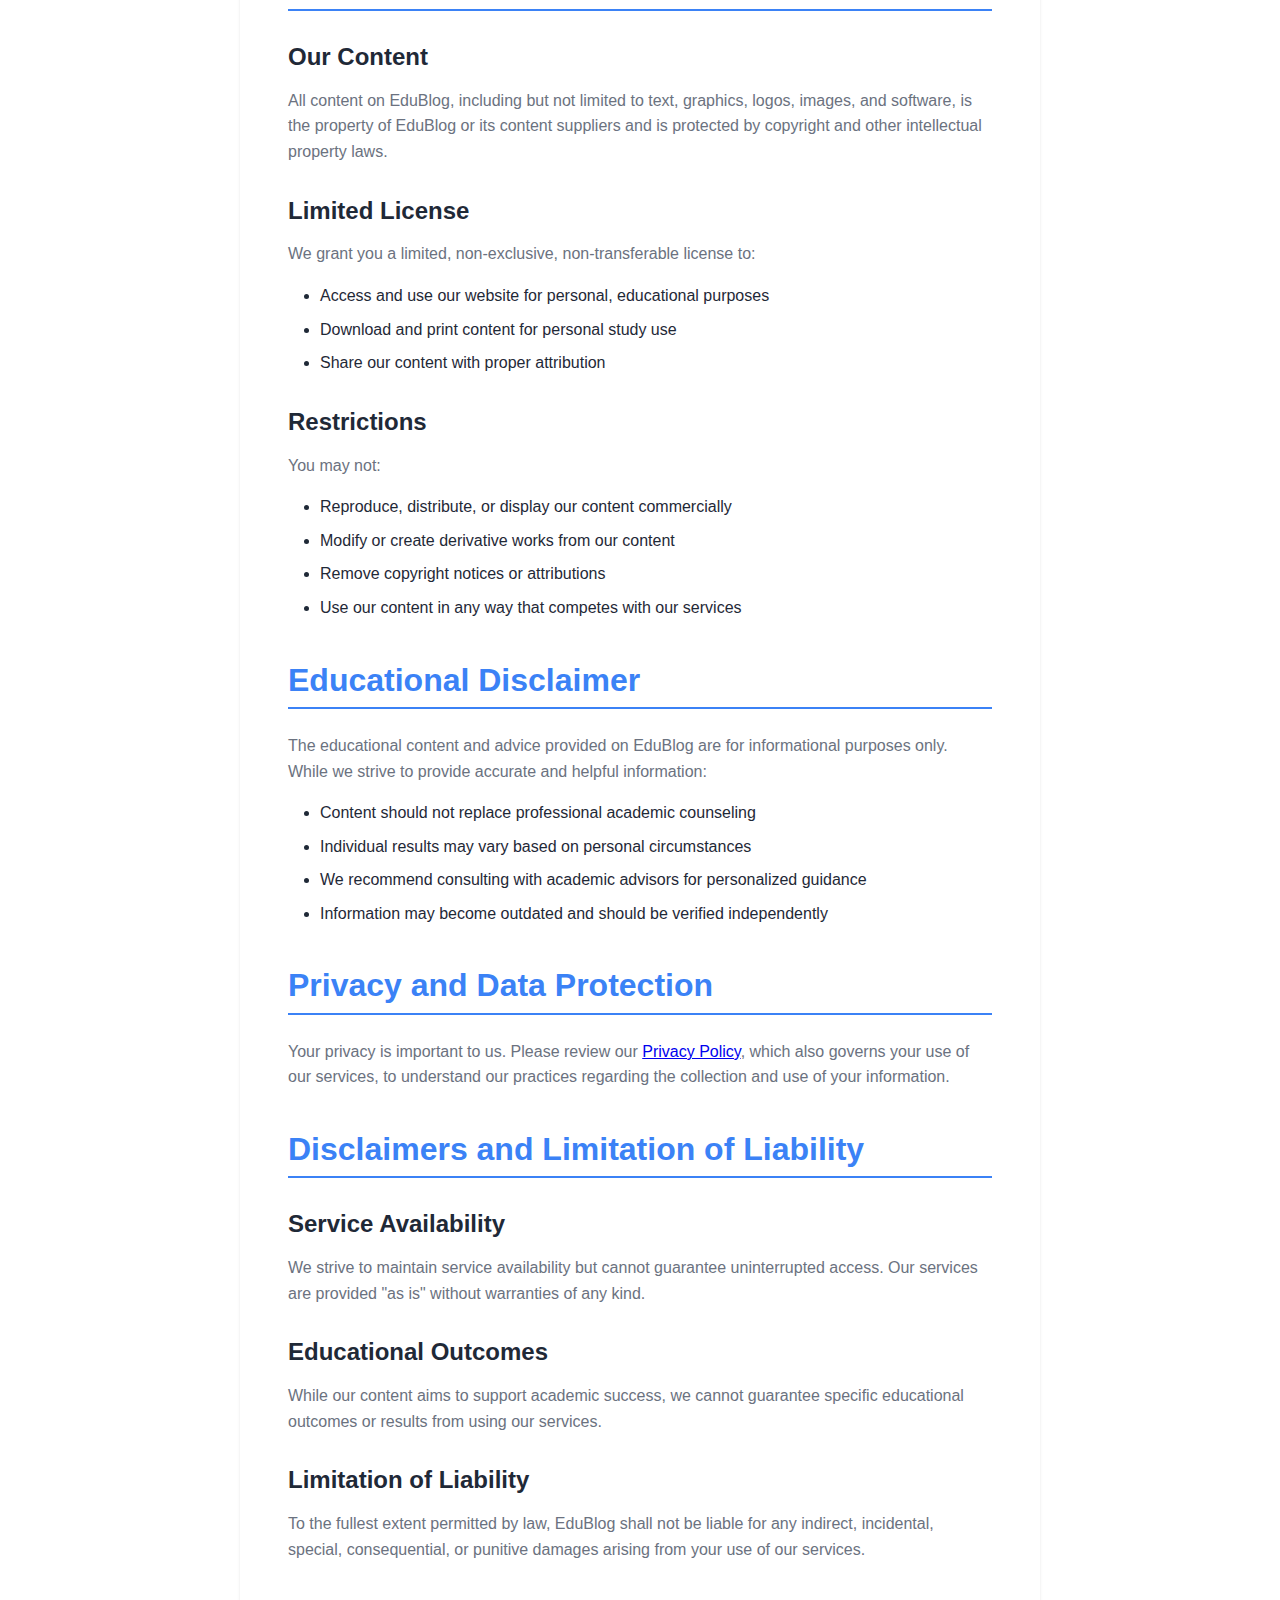
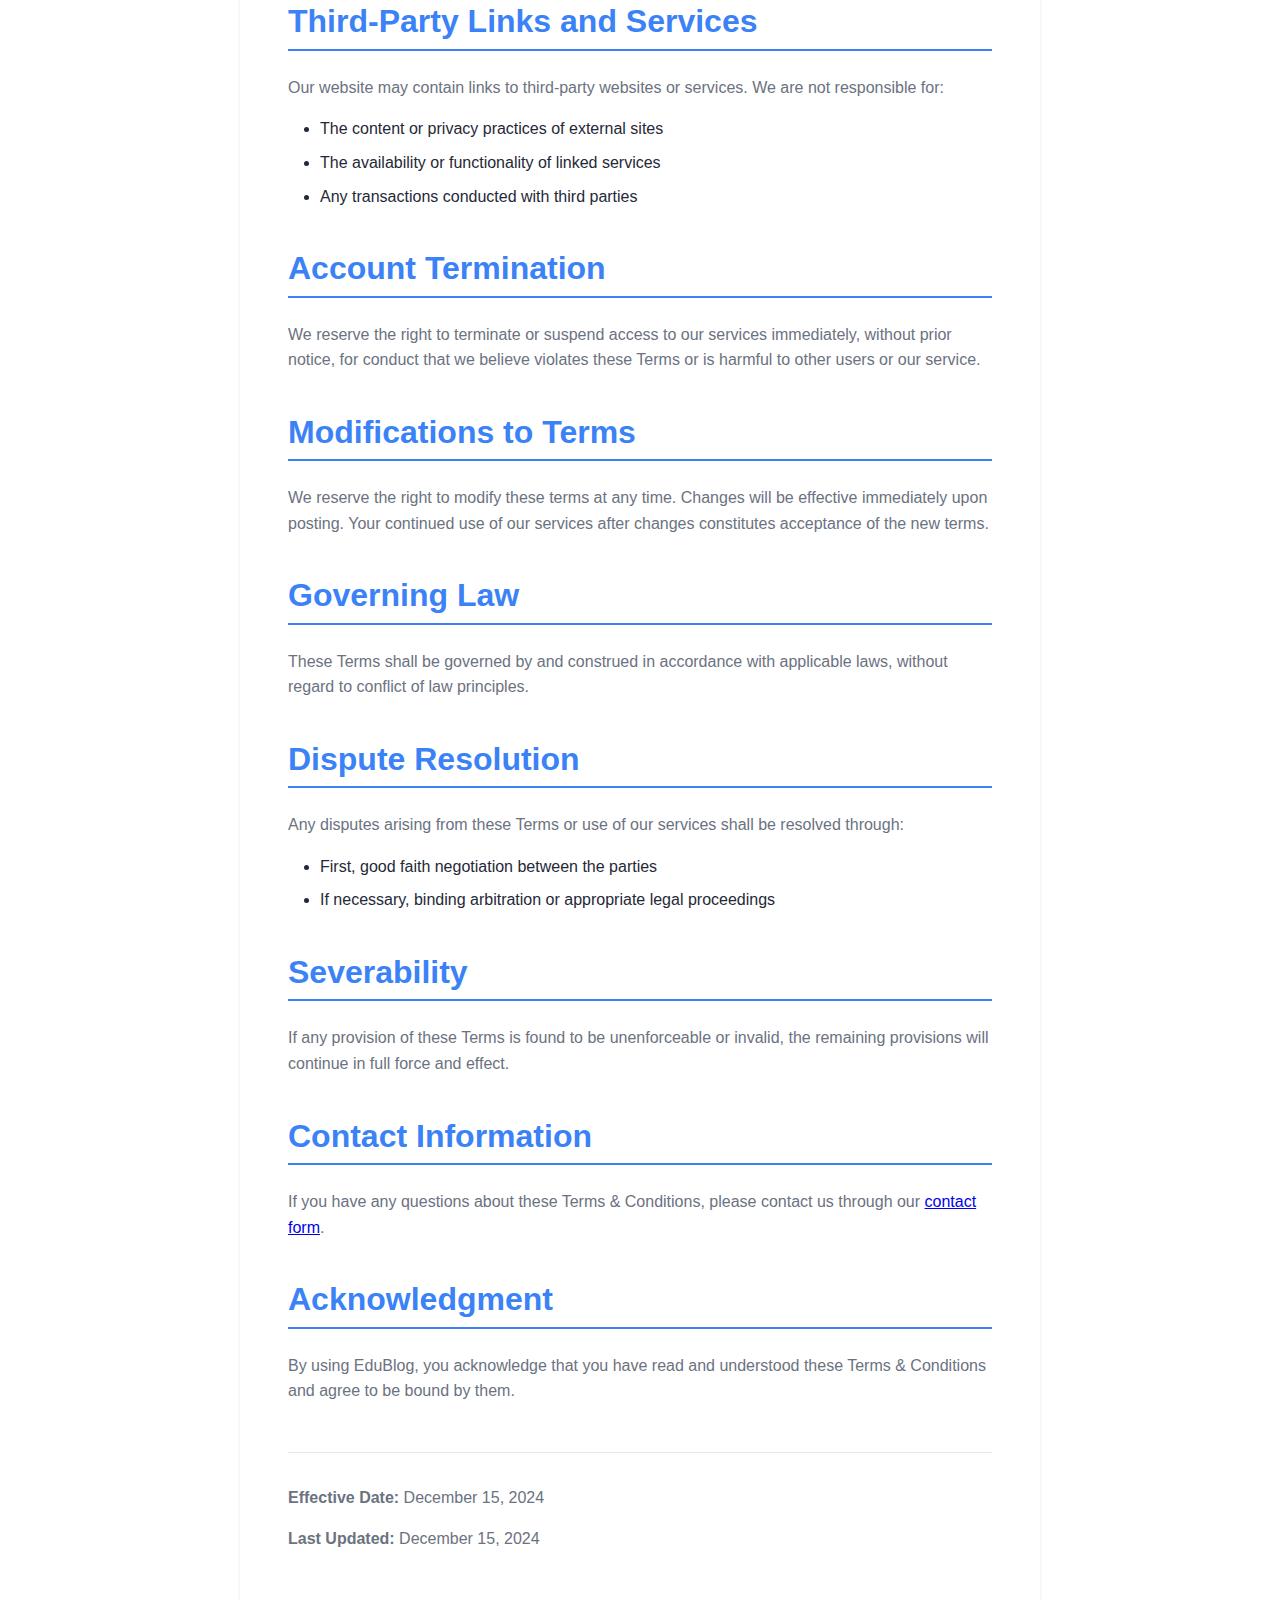
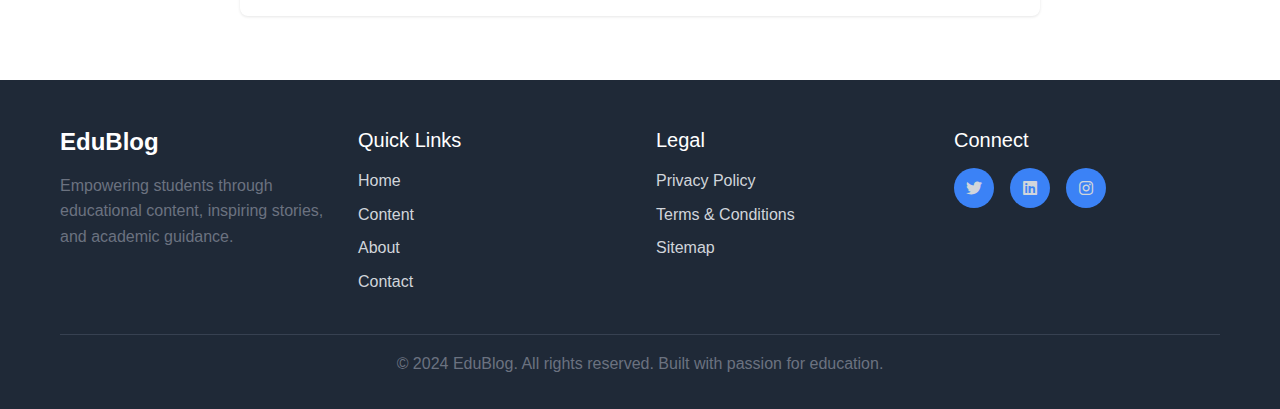
<file: terms-conditions.html>
<!DOCTYPE html>
<html lang="en">
<head>
    <meta charset="UTF-8">
    <meta name="viewport" content="width=device-width, initial-scale=1.0">
    <title>Terms & Conditions - EduBlog</title>
    <meta name="description" content="Terms and Conditions for EduBlog - Learn about the rules and guidelines for using our educational platform.">
    <link rel="stylesheet" href="styles.css">
    <link href="https://cdnjs.cloudflare.com/ajax/libs/font-awesome/6.0.0/css/all.min.css" rel="stylesheet">
</head>
<body>
    <!-- Header -->
    <header class="header">
        <nav class="nav">
            <div class="nav-container">
                <div class="nav-brand">
                    <a href="index.html"><h1>EduBlog</h1></a>
                </div>
                
             <div class="nav-menu" id="nav-menu">
    <a href="index.html" class="nav-link">Home</a>
    <a href="blogs.html" class="nav-link">Blogs</a>
    <a href="stories.html" class="nav-link">Stories</a>
    <a href="news.html" class="nav-link">News</a>
    <a href="about.html" class="nav-link">About</a>
    <a href="#contact" class="nav-link">Contact</a>
</div>
                
                <button class="nav-toggle" id="nav-toggle">
                    <i class="fas fa-bars"></i>
                </button>
            </div>
        </nav>
    </header>

    <!-- Main Content -->
    <main class="main-content">
        <section class="page-header">
            <div class="container">
                <h1>Terms & Conditions</h1>
                <p>Last updated: December 15, 2024</p>
            </div>
        </section>

        <section class="legal-content">
            <div class="container">
                <div class="legal-document">
                    <h2>Agreement to Terms</h2>
                    <p>
                        By accessing and using EduBlog ("the Website"), you accept and agree to be bound by the terms 
                        and provision of this agreement. If you do not agree to abide by the above, please do not use this service.
                    </p>

                    <h2>Description of Service</h2>
                    <p>
                        EduBlog is an educational platform that provides:
                    </p>
                    <ul>
                        <li>Educational blog posts and articles</li>
                        <li>Student success stories and inspiration</li>
                        <li>Educational news and opportunities</li>
                        <li>Academic guidance and mentorship</li>
                        <li>Study resources and learning materials</li>
                    </ul>

                    <h2>User Responsibilities</h2>
                    
                    <h3>Acceptable Use</h3>
                    <p>You agree to use our services only for lawful purposes and in a way that does not infringe the rights of others. You must not:</p>
                    <ul>
                        <li>Submit false or misleading information</li>
                        <li>Engage in any form of harassment or abuse</li>
                        <li>Attempt to gain unauthorized access to our systems</li>
                        <li>Use our content for commercial purposes without permission</li>
                        <li>Distribute malware or harmful code</li>
                        <li>Violate any applicable laws or regulations</li>
                    </ul>

                    <h3>User Content</h3>
                    <p>When you submit content through our contact forms or communications:</p>
                    <ul>
                        <li>You grant us the right to use your content for educational and service purposes</li>
                        <li>You warrant that your content does not violate any third-party rights</li>
                        <li>You remain responsible for the content you submit</li>
                        <li>We reserve the right to remove inappropriate content</li>
                    </ul>

                    <h2>Intellectual Property Rights</h2>
                    
                    <h3>Our Content</h3>
                    <p>
                        All content on EduBlog, including but not limited to text, graphics, logos, images, and software, 
                        is the property of EduBlog or its content suppliers and is protected by copyright and other 
                        intellectual property laws.
                    </p>

                    <h3>Limited License</h3>
                    <p>We grant you a limited, non-exclusive, non-transferable license to:</p>
                    <ul>
                        <li>Access and use our website for personal, educational purposes</li>
                        <li>Download and print content for personal study use</li>
                        <li>Share our content with proper attribution</li>
                    </ul>

                    <h3>Restrictions</h3>
                    <p>You may not:</p>
                    <ul>
                        <li>Reproduce, distribute, or display our content commercially</li>
                        <li>Modify or create derivative works from our content</li>
                        <li>Remove copyright notices or attributions</li>
                        <li>Use our content in any way that competes with our services</li>
                    </ul>

                    <h2>Educational Disclaimer</h2>
                    <p>
                        The educational content and advice provided on EduBlog are for informational purposes only. 
                        While we strive to provide accurate and helpful information:
                    </p>
                    <ul>
                        <li>Content should not replace professional academic counseling</li>
                        <li>Individual results may vary based on personal circumstances</li>
                        <li>We recommend consulting with academic advisors for personalized guidance</li>
                        <li>Information may become outdated and should be verified independently</li>
                    </ul>

                    <h2>Privacy and Data Protection</h2>
                    <p>
                        Your privacy is important to us. Please review our 
                        <a href="privacy-policy.html">Privacy Policy</a>, which also governs your use of our services, 
                        to understand our practices regarding the collection and use of your information.
                    </p>

                    <h2>Disclaimers and Limitation of Liability</h2>
                    
                    <h3>Service Availability</h3>
                    <p>
                        We strive to maintain service availability but cannot guarantee uninterrupted access. 
                        Our services are provided "as is" without warranties of any kind.
                    </p>

                    <h3>Educational Outcomes</h3>
                    <p>
                        While our content aims to support academic success, we cannot guarantee specific educational 
                        outcomes or results from using our services.
                    </p>

                    <h3>Limitation of Liability</h3>
                    <p>
                        To the fullest extent permitted by law, EduBlog shall not be liable for any indirect, 
                        incidental, special, consequential, or punitive damages arising from your use of our services.
                    </p>

                    <h2>Third-Party Links and Services</h2>
                    <p>
                        Our website may contain links to third-party websites or services. We are not responsible for:
                    </p>
                    <ul>
                        <li>The content or privacy practices of external sites</li>
                        <li>The availability or functionality of linked services</li>
                        <li>Any transactions conducted with third parties</li>
                    </ul>

                    <h2>Account Termination</h2>
                    <p>
                        We reserve the right to terminate or suspend access to our services immediately, without prior notice, 
                        for conduct that we believe violates these Terms or is harmful to other users or our service.
                    </p>

                    <h2>Modifications to Terms</h2>
                    <p>
                        We reserve the right to modify these terms at any time. Changes will be effective immediately upon 
                        posting. Your continued use of our services after changes constitutes acceptance of the new terms.
                    </p>

                    <h2>Governing Law</h2>
                    <p>
                        These Terms shall be governed by and construed in accordance with applicable laws, without 
                        regard to conflict of law principles.
                    </p>

                    <h2>Dispute Resolution</h2>
                    <p>
                        Any disputes arising from these Terms or use of our services shall be resolved through:
                    </p>
                    <ul>
                        <li>First, good faith negotiation between the parties</li>
                        <li>If necessary, binding arbitration or appropriate legal proceedings</li>
                    </ul>

                    <h2>Severability</h2>
                    <p>
                        If any provision of these Terms is found to be unenforceable or invalid, the remaining 
                        provisions will continue in full force and effect.
                    </p>

                    <h2>Contact Information</h2>
                    <p>
                        If you have any questions about these Terms & Conditions, please contact us through our 
                        <a href="index.html#contact">contact form</a>.
                    </p>

                    <h2>Acknowledgment</h2>
                    <p>
                        By using EduBlog, you acknowledge that you have read and understood these Terms & Conditions 
                        and agree to be bound by them.
                    </p>

                    <div class="legal-footer">
                        <p><strong>Effective Date:</strong> December 15, 2024</p>
                        <p><strong>Last Updated:</strong> December 15, 2024</p>
                    </div>
                </div>
            </div>
        </section>
    </main>

    <!-- Footer -->
    <footer class="footer">
        <div class="container">
            <div class="footer-content">
                <div class="footer-section">
                    <h3>EduBlog</h3>
                    <p>Empowering students through educational content, inspiring stories, and academic guidance.</p>
                </div>
                
                <div class="footer-section">
                    <h4>Quick Links</h4>
                    <ul>
                        <li><a href="index.html">Home</a></li>
                        <li><a href="index.html#content">Content</a></li>
                        <li><a href="about.html">About</a></li>
                        <li><a href="index.html#contact">Contact</a></li>
                    </ul>
                </div>
                
                <div class="footer-section">
                    <h4>Legal</h4>
                    <ul>
                        <li><a href="privacy-policy.html">Privacy Policy</a></li>
                        <li><a href="terms-conditions.html">Terms & Conditions</a></li>
                        <li><a href="sitemap.html">Sitemap</a></li>
                    </ul>
                </div>
                
                <div class="footer-section">
                    <h4>Connect</h4>
                    <div class="social-links">
                        <a href="#" class="social-link"><i class="fab fa-twitter"></i></a>
                        <a href="#" class="social-link"><i class="fab fa-linkedin"></i></a>
                        <a href="#" class="social-link"><i class="fab fa-instagram"></i></a>
                    </div>
                </div>
            </div>
            
            <div class="footer-bottom">
                <p>&copy; 2024 EduBlog. All rights reserved. Built with passion for education.</p>
            </div>
        </div>
    </footer>

    <script src="script.js"></script>
</body>
</html>
</file>
<file: styles.css>
/* CSS Variables */
:root {
    --primary-color: #3b82f6;
    --primary-dark: #2563eb;
    --success-color: #10b981;
    --warning-color: #f59e0b;
    --danger-color: #ef4444;
    --dark-color: #1f2937;
    --light-color: #f8fafc;
    --text-primary: #1f2937;
    --text-secondary: #6b7280;
    --border-color: #e5e7eb;
    --shadow: 0 1px 3px rgba(0, 0, 0, 0.1);
    --shadow-lg: 0 10px 15px rgba(0, 0, 0, 0.1);
    --border-radius: 8px;
    --transition: all 0.3s ease;
}

/* Base Styles */
* {
    margin: 0;
    padding: 0;
    box-sizing: border-box;
}

body {
    font-family: -apple-system, BlinkMacSystemFont, 'Segoe UI', 'Roboto', sans-serif;
    line-height: 1.6;
    color: var(--text-primary);
    background-color: #ffffff;
}

.container {
    max-width: 1200px;
    margin: 0 auto;
    padding: 0 20px;
}

/* Typography */
h1, h2, h3, h4, h5, h6 {
    line-height: 1.2;
    margin-bottom: 1rem;
}

h1 { font-size: 2.5rem; font-weight: 700; }
h2 { font-size: 2rem; font-weight: 600; }
h3 { font-size: 1.5rem; font-weight: 600; }
h4 { font-size: 1.25rem; font-weight: 500; }

p {
    margin-bottom: 1rem;
    color: var(--text-secondary);
}

/* Buttons */
.btn {
    display: inline-flex;
    align-items: center;
    gap: 0.5rem;
    padding: 0.75rem 1.5rem;
    font-size: 0.875rem;
    font-weight: 500;
    text-decoration: none;
    border: none;
    border-radius: var(--border-radius);
    cursor: pointer;
    transition: var(--transition);
    text-align: center;
}

.btn-primary {
    background-color: var(--primary-color);
    color: white;
}

.btn-primary:hover {
    background-color: var(--primary-dark);
}

.btn-success {
    background-color: var(--success-color);
    color: white;
}

.btn-outline {
    background-color: transparent;
    color: var(--primary-color);
    border: 2px solid var(--primary-color);
}

.btn-outline:hover {
    background-color: var(--primary-color);
    color: white;
}

.btn-lg {
    padding: 1rem 2rem;
    font-size: 1rem;
}

/* Header */
.header {
    background-color: white;
    box-shadow: var(--shadow);
    position: fixed;
    top: 0;
    width: 100%;
    z-index: 1000;
}

.nav {
    padding: 1rem 0;
}

.nav-container {
    display: flex;
    justify-content: space-between;
    align-items: center;
    max-width: 1200px;
    margin: 0 auto;
    padding: 0 20px;
}

.nav-brand h1 {
    color: var(--primary-color);
    font-size: 1.75rem;
    margin: 0;
}

.nav-menu {
    display: flex;
    gap: 2rem;
    align-items: center;
}

.nav-link {
    text-decoration: none;
    color: var(--text-primary);
    font-weight: 500;
    transition: var(--transition);
}

.nav-link:hover {
    color: var(--primary-color);
}

.nav-actions {
    display: flex;
    gap: 1rem;
    align-items: center;
}

.nav-toggle {
    display: none;
    background: none;
    border: none;
    font-size: 1.5rem;
    color: var(--text-primary);
    cursor: pointer;
}

/* Hero Section */
.hero {
    background: linear-gradient(135deg, #667eea 0%, #764ba2 100%);
    color: white;
    padding: 8rem 0 4rem;
    margin-top: 80px;
    text-align: center;
}

.hero-container {
    max-width: 800px;
    margin: 0 auto;
    padding: 0 20px;
}

.hero-title {
    font-size: 3.5rem;
    margin-bottom: 1rem;
    font-weight: 700;
}

.hero-subtitle {
    color : #A9A9A9 ;
    font-size: 1.5rem;
    margin-bottom: 1.5rem;
    opacity: 0.9;
}

.hero-description {
    color : #A9A9A9 ;
    font-size: 1.125rem;
    margin-bottom: 2.5rem;
    opacity: 0.8;
    max-width: 600px;
    margin-left: auto;
    margin-right: auto;
}

.hero-actions {
    display: flex;
    gap: 1rem;
    justify-content: center;
    flex-wrap: wrap;
}

/* Featured Content */
.featured-content {
    padding: 5rem 0;
    background-color: var(--light-color);
}

.section-title {
    text-align: center;
    margin-bottom: 3rem;
    color: var(--text-primary);
}

.featured-grid {
    display: grid;
    grid-template-columns: repeat(auto-fit, minmax(300px, 1fr));
    gap: 2rem;
    margin-top: 2rem;
}

.featured-card {
    background: white;
    padding: 2rem;
    border-radius: var(--border-radius);
    box-shadow: var(--shadow);
    text-align: center;
    transition: var(--transition);
}

.featured-card:hover {
    transform: translateY(-5px);
    box-shadow: var(--shadow-lg);
}

.featured-icon {
    width: 4rem;
    height: 4rem;
    background-color: var(--primary-color);
    color: white;
    border-radius: 50%;
    display: flex;
    align-items: center;
    justify-content: center;
    margin: 0 auto 1.5rem;
    font-size: 1.5rem;
}

.featured-card h3 {
    margin-bottom: 1rem;
    color: var(--text-primary);
}

.featured-link {
    color: var(--primary-color);
    text-decoration: none;
    font-weight: 500;
    display: inline-flex;
    align-items: center;
    gap: 0.5rem;
    margin-top: 1rem;
}

.featured-link:hover {
    gap: 1rem;
}

/* Content Section */
.content-section {
    padding: 5rem 0;
}

.content-category {
    margin-bottom: 4rem;
}

.category-title {
    margin-bottom: 2rem;
    padding-bottom: 1rem;
    border-bottom: 3px solid var(--primary-color);
    display: inline-block;
}

.content-grid {
    display: grid;
    grid-template-columns: repeat(auto-fit, minmax(350px, 1fr));
    gap: 2rem;
}

.content-card {
    background: white;
    border-radius: var(--border-radius);
    box-shadow: var(--shadow);
    overflow: hidden;
    transition: var(--transition);
}

.content-card:hover {
    transform: translateY(-3px);
    box-shadow: var(--shadow-lg);
}

.content-header {
    padding: 1.5rem;
    border-bottom: 1px solid var(--border-color);
}

.content-title {
    margin-bottom: 0.5rem;
    color: var(--text-primary);
}

.content-meta {
    display: flex;
    gap: 1rem;
    font-size: 0.875rem;
    color: var(--text-secondary);
    margin-bottom: 1rem;
}

.content-badge {
    padding: 0.25rem 0.75rem;
    background-color: var(--primary-color);
    color: white;
    border-radius: 20px;
    font-size: 0.75rem;
    font-weight: 500;
}

.content-excerpt {
    color: var(--text-secondary);
    line-height: 1.6;
}

.content-body {
    padding: 1.5rem;
}

.content-tags {
    display: flex;
    flex-wrap: wrap;
    gap: 0.5rem;
    margin-bottom: 1rem;
}

.tag {
    padding: 0.25rem 0.5rem;
    background-color: var(--light-color);
    color: var(--text-secondary);
    border-radius: 4px;
    font-size: 0.75rem;
}

.read-more {
    color: var(--primary-color);
    text-decoration: none;
    font-weight: 500;
    display: inline-flex;
    align-items: center;
    gap: 0.5rem;
}

/* Contact Section */
.contact-section {
    padding: 5rem 0;
    background-color: var(--light-color);
}

.contact-content {
    display: grid;
    grid-template-columns: 1fr 1fr;
    gap: 4rem;
    align-items: start;
}

.contact-info h2 {
    margin-bottom: 1rem;
    color: var(--text-primary);
}

.contact-features {
    margin-top: 2rem;
}

.contact-feature {
    display: flex;
    gap: 1rem;
    margin-bottom: 1.5rem;
    align-items: flex-start;
}

.contact-feature i {
    color: var(--primary-color);
    font-size: 1.5rem;
    margin-top: 0.25rem;
}

.contact-feature h4 {
    margin-bottom: 0.5rem;
    color: var(--text-primary);
}

/* Forms */
.contact-form, .create-post-form, .password-form {
    background: white;
    padding: 2rem;
    border-radius: var(--border-radius);
    box-shadow: var(--shadow);
}

.form-group {
    margin-bottom: 1.5rem;
}

.form-row {
    display: grid;
    grid-template-columns: 1fr 1fr;
    gap: 1rem;
}

.form-group label {
    display: block;
    margin-bottom: 0.5rem;
    font-weight: 500;
    color: var(--text-primary);
}

.form-group input,
.form-group textarea,
.form-group select {
    width: 100%;
    padding: 0.75rem;
    border: 2px solid var(--border-color);
    border-radius: var(--border-radius);
    font-size: 1rem;
    transition: var(--transition);
}

.form-group input:focus,
.form-group textarea:focus,
.form-group select:focus {
    outline: none;
    border-color: var(--primary-color);
}

.checkbox-group {
    display: flex;
    align-items: center;
    gap: 0.75rem;
}

.checkbox-label {
    display: flex;
    align-items: center;
    gap: 0.5rem;
    cursor: pointer;
    margin-bottom: 0;
}

.checkbox-label input[type="checkbox"] {
    width: auto;
}

.form-actions {
    display: flex;
    gap: 1rem;
    justify-content: flex-end;
    margin-top: 2rem;
}

/* Footer */
.footer {
    background-color: var(--dark-color);
    color: white;
    padding: 3rem 0 1rem;
}

.footer-content {
    display: grid;
    grid-template-columns: repeat(auto-fit, minmax(250px, 1fr));
    gap: 2rem;
    margin-bottom: 2rem;
}

.footer-section h3,
.footer-section h4 {
    margin-bottom: 1rem;
    color: white;
}

.footer-section ul {
    list-style: none;
}

.footer-section ul li {
    margin-bottom: 0.5rem;
}

.footer-section a {
    color: #d1d5db;
    text-decoration: none;
    transition: var(--transition);
}

.footer-section a:hover {
    color: white;
}

.social-links {
    display: flex;
    gap: 1rem;
}

.social-link {
    width: 2.5rem;
    height: 2.5rem;
    background-color: var(--primary-color);
    color: white;
    border-radius: 50%;
    display: flex;
    align-items: center;
    justify-content: center;
    transition: var(--transition);
}

.social-link:hover {
    background-color: var(--primary-dark);
}

.footer-bottom {
    border-top: 1px solid #374151;
    padding-top: 1rem;
    text-align: center;
    color: #9ca3af;
}

/* Modal */
.modal {
    display: none;
    position: fixed;
    top: 0;
    left: 0;
    width: 100%;
    height: 100%;
    background-color: rgba(0, 0, 0, 0.5);
    z-index: 2000;
    align-items: center;
    justify-content: center;
}

.modal.active {
    display: flex;
}

.modal-content {
    background: white;
    border-radius: var(--border-radius);
    padding: 2rem;
    max-width: 500px;
    width: 90%;
    max-height: 90vh;
    overflow-y: auto;
}

.modal-content.large {
    max-width: 800px;
}

.modal-header {
    text-align: center;
    margin-bottom: 2rem;
}

.modal-icon {
    font-size: 3rem;
    color: var(--primary-color);
    margin-bottom: 1rem;
}

.modal-actions {
    display: flex;
    gap: 1rem;
    justify-content: flex-end;
    margin-top: 2rem;
}

.close-btn {
    position: absolute;
    top: 1rem;
    right: 1rem;
    background: none;
    border: none;
    font-size: 1.5rem;
    cursor: pointer;
    color: var(--text-secondary);
}

/* Toast */
.toast {
    position: fixed;
    top: 2rem;
    right: 2rem;
    background-color: var(--success-color);
    color: white;
    padding: 1rem 1.5rem;
    border-radius: var(--border-radius);
    box-shadow: var(--shadow-lg);
    display: none;
    align-items: center;
    gap: 0.5rem;
    z-index: 3000;
    animation: slideIn 0.3s ease;
}

.toast.show {
    display: flex;
}

@keyframes slideIn {
    from {
        transform: translateX(100%);
        opacity: 0;
    }
    to {
        transform: translateX(0);
        opacity: 1;
    }
}

/* Responsive Design */
@media (max-width: 768px) {
    .nav-menu {
        display: none;
        flex-direction: column;
        position: absolute;
        top: 100%;
        left: 0;
        width: 100%;
        background: white;
        box-shadow: var(--shadow);
        padding: 1rem 0;
    }

    .nav-menu.active {
        display: flex;
    }

    .nav-toggle {
        display: block;
    }

    .hero-title {
        font-size: 2.5rem;
    }

    .hero-actions {
        flex-direction: column;
        align-items: center;
    }

    .contact-content {
        grid-template-columns: 1fr;
        gap: 2rem;
    }

    .form-row {
        grid-template-columns: 1fr;
    }

    .content-grid {
        grid-template-columns: 1fr;
    }

    .footer-content {
        grid-template-columns: 1fr;
        text-align: center;
    }

    .form-actions {
        flex-direction: column;
    }

    .modal-content {
        margin: 1rem;
        width: calc(100% - 2rem);
    }
}

@media (max-width: 480px) {
    .hero {
        padding: 6rem 0 3rem;
    }

    .hero-title {
        font-size: 2rem;
    }

    .container {
        padding: 0 15px;
    }

    .featured-grid {
        grid-template-columns: 1fr;
    }

    .btn-lg {
        width: 100%;
        justify-content: center;
    }
}

/* Content Type Specific Styles */
.content-card.blog .content-badge {
    background-color: #3b82f6;
}

.content-card.story .content-badge {
    background-color: #10b981;
}

.content-card.news .content-badge {
    background-color: #f59e0b;
}

/* Smooth Scrolling */
html {
    scroll-behavior: smooth;
}

/* Page-specific Styles */
.main-content {
    margin-top: 80px;
    min-height: calc(100vh - 80px);
}

.page-header {
    background: linear-gradient(135deg, #667eea 0%, #764ba2 100%);
    color: white;
    padding: 4rem 0 2rem;
    text-align: center;
}

.page-header h1 {
    font-size: 2.5rem;
    margin-bottom: 0.5rem;
}

.page-header p {
    font-size: 1.125rem;
    opacity: 0.9;
    color: white;
}

/* About Page Styles */
.about-content {
    padding: 4rem 0;
}

.about-grid {
    display: grid;
    grid-template-columns: 2fr 1fr;
    gap: 3rem;
    margin-bottom: 4rem;
}

.about-text h2 {
    color: var(--text-primary);
    margin-bottom: 1.5rem;
}

.about-text h3 {
    color: var(--text-primary);
    margin-top: 2rem;
    margin-bottom: 1rem;
}

.feature-list {
    list-style: none;
    margin-top: 1.5rem;
}

.feature-list li {
    display: flex;
    align-items: center;
    gap: 1rem;
    margin-bottom: 1rem;
    padding: 1rem;
    background-color: var(--light-color);
    border-radius: var(--border-radius);
}

.feature-list i {
    color: var(--primary-color);
    font-size: 1.25rem;
}

.about-stats {
    display: grid;
    grid-template-columns: 1fr;
    gap: 1.5rem;
}

.stat-card {
    background: white;
    padding: 2rem;
    border-radius: var(--border-radius);
    box-shadow: var(--shadow);
    text-align: center;
}

.stat-number {
    font-size: 2.5rem;
    font-weight: 700;
    color: var(--primary-color);
    margin-bottom: 0.5rem;
}

.stat-label {
    color: var(--text-secondary);
    font-weight: 500;
}

.values-section, .journey-section {
    margin-bottom: 4rem;
}

.values-section h2, .journey-section h2 {
    text-align: center;
    margin-bottom: 2rem;
}

.values-grid {
    display: grid;
    grid-template-columns: repeat(auto-fit, minmax(250px, 1fr));
    gap: 2rem;
}

.value-card {
    background: white;
    padding: 2rem;
    border-radius: var(--border-radius);
    box-shadow: var(--shadow);
    text-align: center;
}

.value-card i {
    font-size: 2.5rem;
    color: var(--primary-color);
    margin-bottom: 1rem;
}

.philosophy-content {
    max-width: 800px;
    margin: 0 auto;
}

.philosophy-points {
    display: grid;
    grid-template-columns: repeat(auto-fit, minmax(300px, 1fr));
    gap: 2rem;
    margin-top: 2rem;
}

.philosophy-point {
    background: var(--light-color);
    padding: 1.5rem;
    border-radius: var(--border-radius);
}

.philosophy-point h4 {
    color: var(--primary-color);
    margin-bottom: 0.5rem;
}

.cta-section {
    background: var(--light-color);
    padding: 3rem;
    border-radius: var(--border-radius);
    text-align: center;
    margin-top: 3rem;
}

.cta-buttons {
    display: flex;
    gap: 1rem;
    justify-content: center;
    margin-top: 2rem;
}

/* Legal Pages Styles */
.legal-content {
    padding: 4rem 0;
}

.legal-document {
    max-width: 800px;
    margin: 0 auto;
    background: white;
    padding: 3rem;
    border-radius: var(--border-radius);
    box-shadow: var(--shadow);
}

.legal-document h2 {
    color: var(--primary-color);
    border-bottom: 2px solid var(--primary-color);
    padding-bottom: 0.5rem;
    margin-bottom: 1.5rem;
    margin-top: 2.5rem;
}

.legal-document h2:first-of-type {
    margin-top: 0;
}

.legal-document h3 {
    color: var(--text-primary);
    margin-top: 2rem;
    margin-bottom: 1rem;
}

.legal-document ul {
    margin: 1rem 0;
    padding-left: 2rem;
}

.legal-document li {
    margin-bottom: 0.5rem;
}

.legal-footer {
    margin-top: 3rem;
    padding-top: 2rem;
    border-top: 1px solid var(--border-color);
    color: var(--text-secondary);
}

/* Sitemap Styles */
.sitemap-content {
    padding: 4rem 0;
}

.sitemap-grid {
    display: grid;
    grid-template-columns: repeat(auto-fit, minmax(350px, 1fr));
    gap: 2rem;
    margin-bottom: 3rem;
}

.sitemap-section {
    background: white;
    padding: 2rem;
    border-radius: var(--border-radius);
    box-shadow: var(--shadow);
}

.sitemap-section h2 {
    color: var(--primary-color);
    margin-bottom: 1.5rem;
    display: flex;
    align-items: center;
    gap: 0.75rem;
}

.sitemap-list {
    list-style: none;
}

.sitemap-list li {
    margin-bottom: 1rem;
}

.sitemap-list a {
    display: flex;
    align-items: flex-start;
    gap: 1rem;
    padding: 1rem;
    border-radius: var(--border-radius);
    text-decoration: none;
    color: var(--text-primary);
    background-color: var(--light-color);
    transition: var(--transition);
}

.sitemap-list a:hover {
    background-color: var(--primary-color);
    color: white;
    transform: translateX(5px);
}

.sitemap-list a i {
    color: var(--primary-color);
    font-size: 1.25rem;
    margin-top: 0.25rem;
    min-width: 1.25rem;
}

.sitemap-list a:hover i {
    color: white;
}

.sitemap-list strong {
    display: block;
    margin-bottom: 0.25rem;
}

.sitemap-list span {
    color: var(--text-secondary);
    font-size: 0.875rem;
    line-height: 1.4;
}

.sitemap-list a:hover span {
    color: rgba(255, 255, 255, 0.8);
}

.topic-tags {
    display: flex;
    flex-wrap: wrap;
    gap: 0.75rem;
}

.topic-tag {
    padding: 0.5rem 1rem;
    background-color: var(--primary-color);
    color: white;
    border-radius: 20px;
    font-size: 0.875rem;
    font-weight: 500;
    transition: var(--transition);
    cursor: pointer;
}

.topic-tag:hover {
    background-color: var(--primary-dark);
    transform: translateY(-2px);
}

.sitemap-info {
    background: white;
    padding: 2rem;
    border-radius: var(--border-radius);
    box-shadow: var(--shadow);
    text-align: center;
}

.sitemap-stats {
    display: grid;
    grid-template-columns: repeat(auto-fit, minmax(150px, 1fr));
    gap: 1rem;
    margin: 2rem 0;
}

.stat-item {
    display: flex;
    flex-direction: column;
    align-items: center;
    gap: 0.5rem;
    padding: 1rem;
    background-color: var(--light-color);
    border-radius: var(--border-radius);
}

.stat-item i {
    color: var(--primary-color);
    font-size: 1.5rem;
}

/* Active navigation link */
.nav-link.active {
    color: var(--primary-color);
    font-weight: 600;
}

/* Enhanced responsive design for new pages */
@media (max-width: 768px) {
    .about-grid {
        grid-template-columns: 1fr;
        gap: 2rem;
    }

    .about-stats {
        grid-template-columns: repeat(2, 1fr);
    }

    .values-grid {
        grid-template-columns: 1fr;
    }

    .philosophy-points {
        grid-template-columns: 1fr;
    }

    .cta-buttons {
        flex-direction: column;
        align-items: center;
    }

    .legal-document {
        padding: 2rem;
        margin: 0 1rem;
    }

    .sitemap-grid {
        grid-template-columns: 1fr;
    }

    .sitemap-stats {
        grid-template-columns: repeat(2, 1fr);
    }

    .page-header h1 {
        font-size: 2rem;
    }
}

/* Loading States */
.loading {
    display: flex;
    justify-content: center;
    align-items: center;
    padding: 2rem;
    color: var(--text-secondary);
}

.spinner {
    border: 3px solid var(--border-color);
    border-top: 3px solid var(--primary-color);
    border-radius: 50%;
    width: 2rem;
    height: 2rem;
    animation: spin 1s linear infinite;
}

@keyframes spin {
    0% { transform: rotate(0deg); }
    100% { transform: rotate(360deg); }
}






/* Dashboard Styles */
.dashboard-content {
    padding: 2rem 0;
}

.dashboard-auth {
    max-width: 500px;
    margin: 0 auto;
    background: white;
    padding: 2rem;
    border-radius: var(--border-radius);
    box-shadow: var(--shadow);
}

.auth-form {
    text-align: center;
}

.auth-form h2 {
    margin-bottom: 1rem;
}

.dashboard-actions {
    display: flex;
    gap: 1rem;
    margin-bottom: 2rem;
}

.posts-list {
    background: white;
    padding: 2rem;
    border-radius: var(--border-radius);
    box-shadow: var(--shadow);
}

.posts-filter {
    margin-bottom: 1.5rem;
}

.posts-filter select {
    padding: 0.5rem;
    border: 2px solid var(--border-color);
    border-radius: var(--border-radius);
}

.posts-container {
    display: grid;
    grid-template-columns: 1fr;
    gap: 1.5rem;
}

.post-item {
    background: var(--light-color);
    padding: 1.5rem;
    border-radius: var(--border-radius);
    transition: var(--transition);
}

.post-item:hover {
    transform: translateY(-3px);
    box-shadow: var(--shadow);
}

.post-header {
    display: flex;
    justify-content: space-between;
    align-items: flex-start;
    margin-bottom: 1rem;
}

.post-header h3 {
    margin: 0;
    flex: 1;
}

.post-meta {
    display: flex;
    gap: 1rem;
    align-items: center;
    font-size: 0.875rem;
    color: var(--text-secondary);
}

.post-excerpt {
    margin-bottom: 1.5rem;
    color: var(--text-secondary);
}

.post-actions {
    display: flex;
    gap: 0.75rem;
    flex-wrap: wrap;
}

.post-actions .btn {
    padding: 0.5rem 1rem;
    font-size: 0.875rem;
}

.status {
    padding: 0.25rem 0.75rem;
    border-radius: 20px;
    font-size: 0.75rem;
    font-weight: 500;
}

.status.published {
    background-color: var(--success-color);
    color: white;
}

.status.draft {
    background-color: var(--warning-color);
    color: white;
}

.btn-danger {
    background-color: var(--danger-color);
    color: white;
}

.btn-danger:hover {
    background-color: #dc2626;
}





/* Dashboard Styles */
.dashboard-section {
    padding: 4rem 0;
}

.password-container {
    max-width: 500px;
    margin: 0 auto;
    background: white;
    padding: 2rem;
    border-radius: var(--border-radius);
    box-shadow: var(--shadow);
}

.password-header {
    text-align: center;
    margin-bottom: 2rem;
}

.password-header i {
    font-size: 3rem;
    color: var(--primary-color);
    margin-bottom: 1rem;
}

.dashboard-header {
    text-align: center;
    margin-bottom: 2rem;
}

.dashboard-header h1 {
    display: flex;
    align-items: center;
    justify-content: center;
    gap: 0.75rem;
}

.dashboard-stats {
    display: grid;
    grid-template-columns: repeat(auto-fit, minmax(250px, 1fr));
    gap: 1.5rem;
    margin-bottom: 3rem;
}

.stat-card {
    background: white;
    padding: 1.5rem;
    border-radius: var(--border-radius);
    box-shadow: var(--shadow);
    display: flex;
    align-items: center;
    gap: 1.5rem;
}

.stat-icon {
    width: 4rem;
    height: 4rem;
    background-color: var(--primary-color);
    color: white;
    border-radius: 50%;
    display: flex;
    align-items: center;
    justify-content: center;
    font-size: 1.5rem;
}

.stat-info {
    flex: 1;
}

.stat-number {
    font-size: 2rem;
    font-weight: 700;
    color: var(--text-primary);
}

.stat-label {
    color: var(--text-secondary);
    font-size: 0.875rem;
}

.dashboard-form-section {
    background: white;
    padding: 2rem;
    border-radius: var(--border-radius);
    box-shadow: var(--shadow);
    margin-bottom: 3rem;
}

.dashboard-posts-section {
    background: white;
    padding: 2rem;
    border-radius: var(--border-radius);
    box-shadow: var(--shadow);
}

.posts-filter {
    display: flex;
    gap: 1.5rem;
    margin-bottom: 1.5rem;
    flex-wrap: wrap;
}

.filter-group {
    display: flex;
    align-items: center;
    gap: 0.75rem;
}

.filter-group label {
    font-weight: 500;
}

.filter-group select {
    padding: 0.5rem;
    border: 2px solid var(--border-color);
    border-radius: var(--border-radius);
}

.posts-list {
    display: grid;
    grid-template-columns: 1fr;
    gap: 1.5rem;
}

.post-item {
    padding: 1.5rem;
    border: 1px solid var(--border-color);
    border-radius: var(--border-radius);
    transition: var(--transition);
}

.post-item:hover {
    box-shadow: var(--shadow);
    transform: translateY(-2px);
}

.post-header {
    display: flex;
    justify-content: space-between;
    align-items: flex-start;
    margin-bottom: 1rem;
    gap: 1rem;
    flex-wrap: wrap;
}

.post-title {
    font-size: 1.25rem;
    margin-bottom: 0.5rem;
    color: var(--text-primary);
}

.post-meta {
    display: flex;
    gap: 0.75rem;
    font-size: 0.875rem;
    color: var(--text-secondary);
    flex-wrap: wrap;
}

.status-badge {
    padding: 0.25rem 0.75rem;
    border-radius: 20px;
    font-size: 0.75rem;
    font-weight: 500;
}

.status-badge.published {
    background-color: var(--success-color);
    color: white;
}

.status-badge.draft {
    background-color: var(--warning-color);
    color: white;
}

.post-type {
    background-color: var(--light-color);
    padding: 0.25rem 0.75rem;
    border-radius: 20px;
}

.post-excerpt {
    color: var(--text-secondary);
    margin-bottom: 1rem;
}

.post-actions {
    display: flex;
    gap: 0.75rem;
    flex-wrap: wrap;
}

.btn-sm {
    padding: 0.5rem 1rem;
    font-size: 0.875rem;
}

.btn-edit {
    background-color: var(--primary-color);
    color: white;
}

.btn-delete {
    background-color: var(--danger-color);
    color: white;
}

.btn-view {
    background-color: var(--success-color);
    color: white;
}

.loading, .no-posts, .error {
    text-align: center;
    padding: 2rem;
    color: var(--text-secondary);
}

.no-posts {
    font-style: italic;
}

.error {
    color: var(--danger-color);
}

/* Responsive Design */
@media (max-width: 768px) {
    .dashboard-stats {
        grid-template-columns: 1fr;
    }
    
    .posts-filter {
        flex-direction: column;
        gap: 1rem;
    }
    
    .filter-group {
        width: 100%;
    }
    
    .filter-group select {
        flex: 1;
    }
}




    /* Add these styles to your existing CSS file */

/* Loading container - add this */
.loading-container {
    display: none;
    text-align: center;
    padding: 20px;
    font-size: 18px;
    color: var(--text-secondary);
}

.loading-container .fa-spin {
    margin-right: 10px;
}

/* Update the modal styles to ensure proper display */
.modal {
    display: none;
    position: fixed;
    top: 0;
    left: 0;
    width: 100%;
    height: 100%;
    background-color: rgba(0, 0, 0, 0.7);
    z-index: 2000;
    opacity: 0;
    transition: opacity 0.3s ease;
}

.modal.active {
    display: flex;
    align-items: center;
    justify-content: center;
    opacity: 1;
}

/* Add styles for post detail content */
.post-content {
    padding: 20px;
}

.post-content h1 {
    font-size: 28px;
    margin-top: 10px;
    margin-bottom: 15px;
}

.post-content .post-meta {
    margin-bottom: 20px;
    color: var(--text-secondary);
    font-size: 14px;
}

.post-body {
    line-height: 1.8;
    color: var(--text-primary);
}

.post-body h2 {
    margin-top: 30px;
    margin-bottom: 15px;
}

.post-body p {
    margin-bottom: 20px;
}

.post-body ul, .post-body ol {
    margin-left: 20px;
    margin-bottom: 20px;
}

.post-body li {
    margin-bottom: 8px;
}

/* Add this for empty state message */
.no-content {
    text-align: center;
    padding: 30px;
    color: var(--text-secondary);
    font-style: italic;
    background-color: var(--light-color);
    border-radius: var(--border-radius);
}

/* Add this for error messages */
.error-message {
    background-color: #fef2f2;
    border-left: 4px solid var(--danger-color);
    padding: 15px 20px;
    margin: 20px 0;
    color: var(--danger-color);
    border-radius: 4px;
}
</file>
